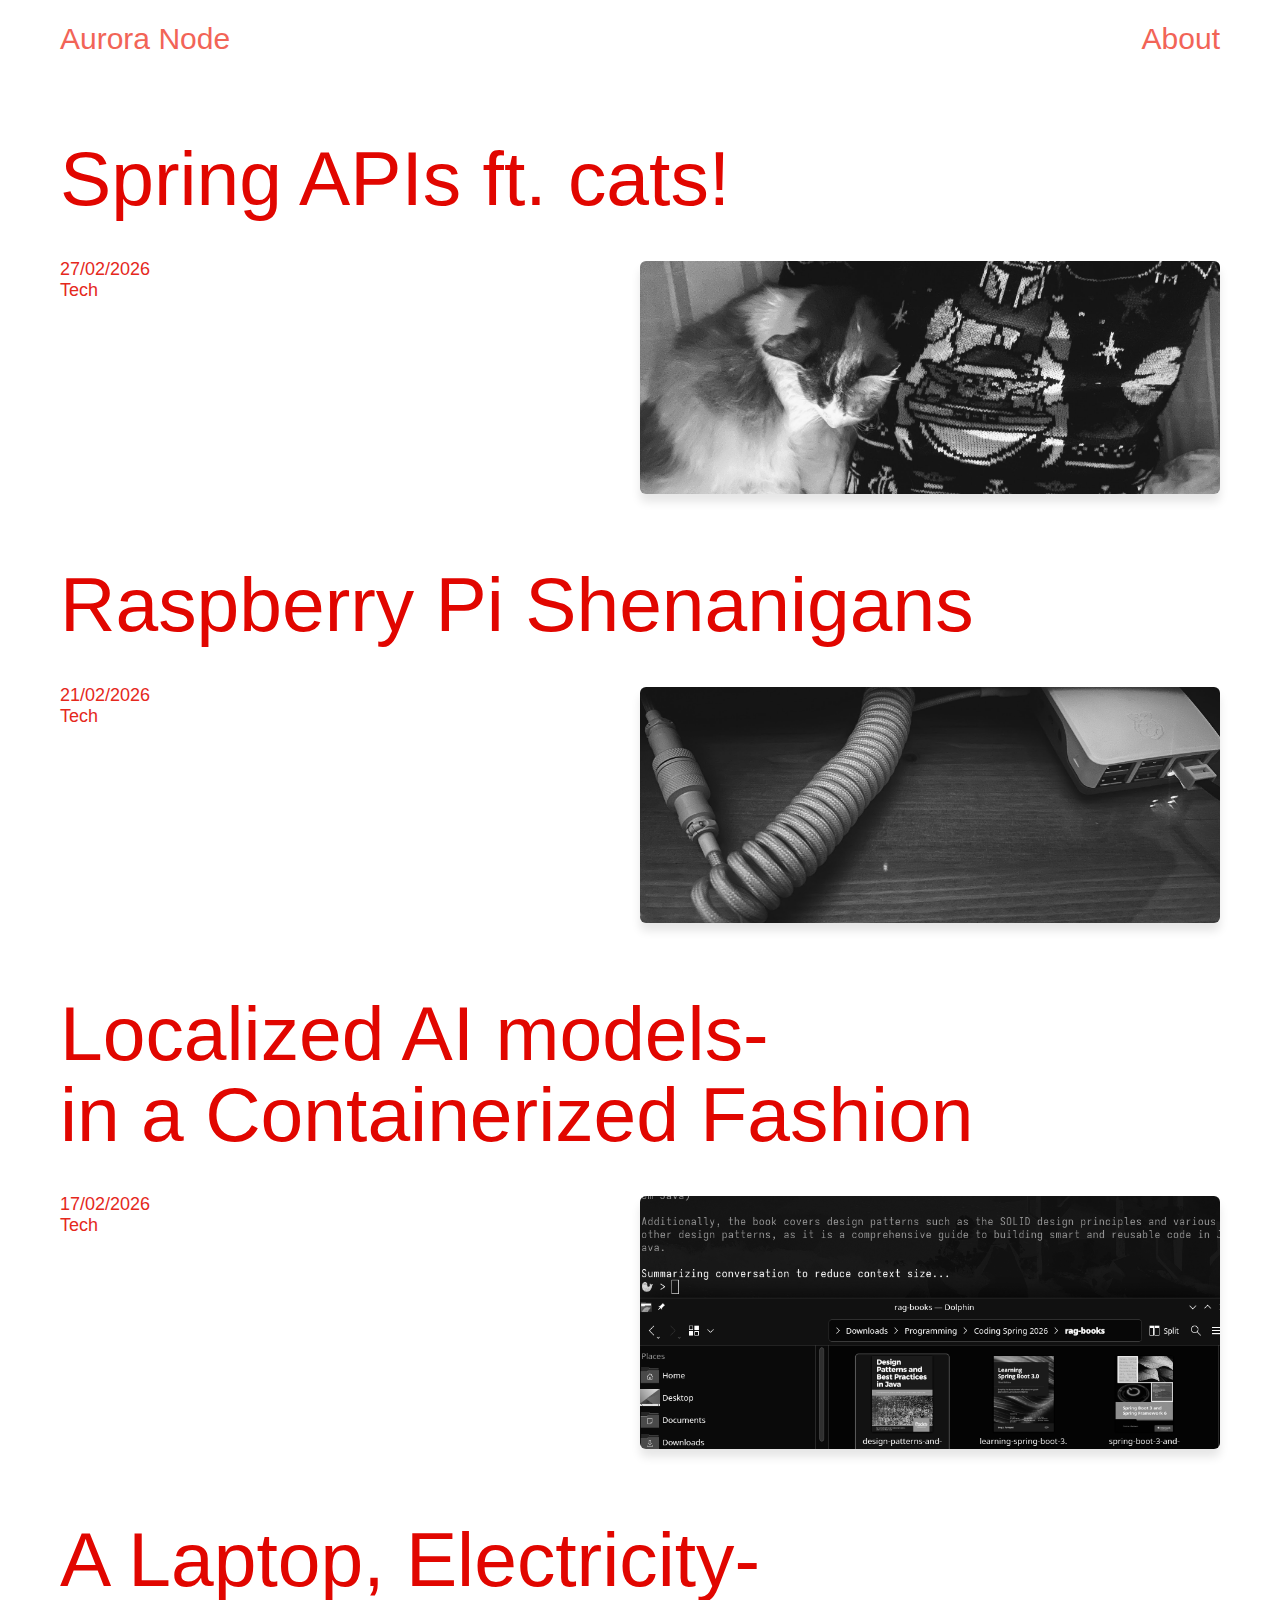
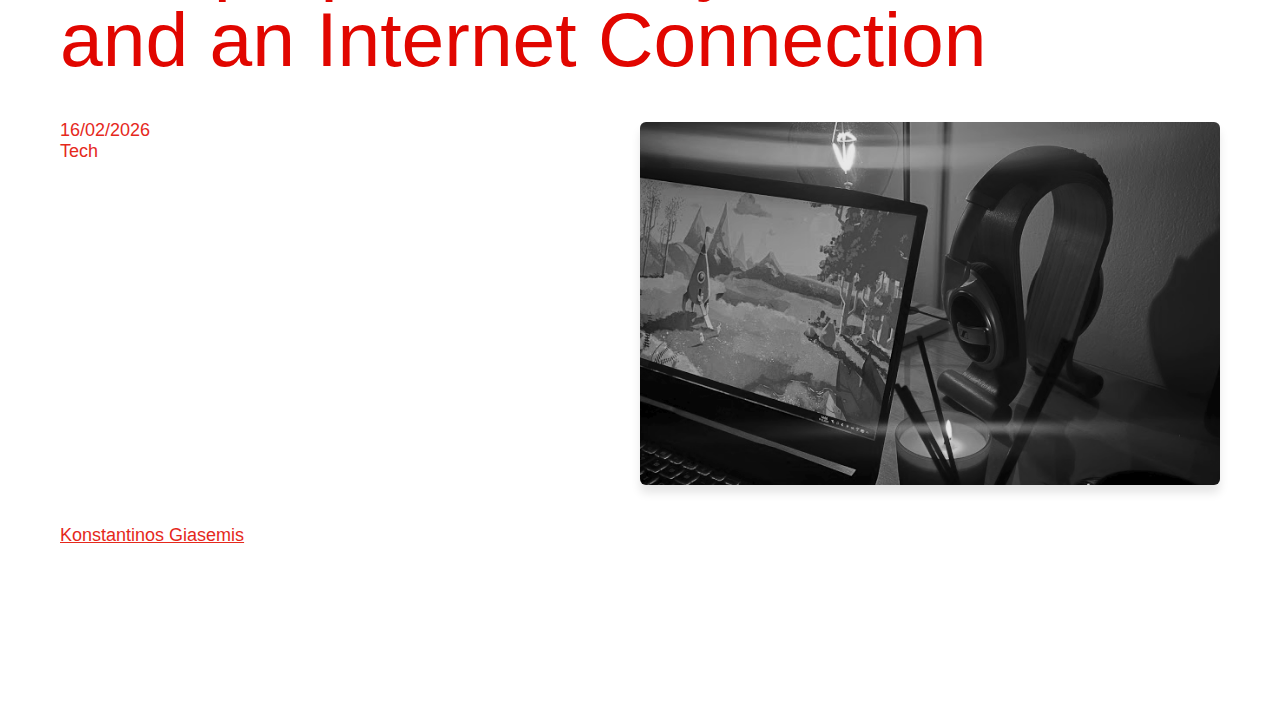
<file: index.html>
<!DOCTYPE html>
<html lang="en">

<head>
  <meta charset="UTF-8"/>
  <meta name="viewport" content="width=device-width, initial-scale=1.0"/>
  <title>Uplink</title>
  <link rel="stylesheet" href="/css/style.css">
</head>

<body>

<header>
  <a href="/index.html" class="navbar">Aurora Node</a>
  <a href="/about/about.html" class="navbar">About</a>
</header>

<div class="container">

  <section class="post">

    <div class="post-layout">

      <a href="/blog-posts/spring-api-cats/spring-api-cats.html" class="blog-post">
        
        <h1 class="post-title">
          Spring APIs ft. cats!
        </h1>
      
      </a>

      <div class="post-meta">
        27/02/2026 <br>
        Tech
      </div>

      <div class="post-image">
        <img src="/blog-posts/spring-api-cats/images/cat-spring.jpg" alt="Me and a cat chilling.">
      </div>
    
      </div>
  </section>

  <section class="post">

    <div class="post-layout">

      <a href="/blog-posts/raspberry-pi-shenanigans/raspberry-shenanigans.html" class="blog-post">
        
        <h1 class="post-title">
          Raspberry Pi Shenanigans
        </h1>
      
      </a>

      <div class="post-meta">
        21/02/2026 <br>
        Tech
      </div>

      <div class="post-image">
        <img src="/blog-posts/raspberry-pi-shenanigans/images/raspberry-pi-setup.jpg" alt="Raspberry Pi setup with a cable.">
      </div>
    
      </div>
  </section>

  <section class="post">

    <div class="post-layout">

      <a href="/blog-posts/localized-ai/localized-ai.html" class="blog-post">
        
        <h1 class="post-title">
          Localized AI models-<br>
          in a Containerized Fashion
        </h1>
      
      </a>

      <div class="post-meta">
        17/02/2026 <br>
        Tech
      </div>

      <div class="post-image">
        <img src="/blog-posts/localized-ai/images/localized-ai.png" alt="Localized AI">
      </div>
    
    </div>
  </section>

  <section class="post">

    <div class="post-layout">

      <div>
        <a href="/blog-posts/laptop-and-electricity/laptop-and-electricity.html" class="blog-post">
          <h1 class="post-title">
            A Laptop, Electricity-<br>
            and an Internet Connection
          </h1>
        </a>

        <div class="post-meta">
          16/02/2026 <br>
          Tech
        </div>
      </div>

      <div class="post-image">
        <img src="/blog-posts/laptop-and-electricity/images/it-is-fun.png" alt="A laptop, headphones and a diffuser.">
      </div>

      <div class="post-me">
        <a href="/about/about.html">Konstantinos Giasemis</a>
      </div>

    </div>

  </section>

</div>

</body>
</html>
</file>
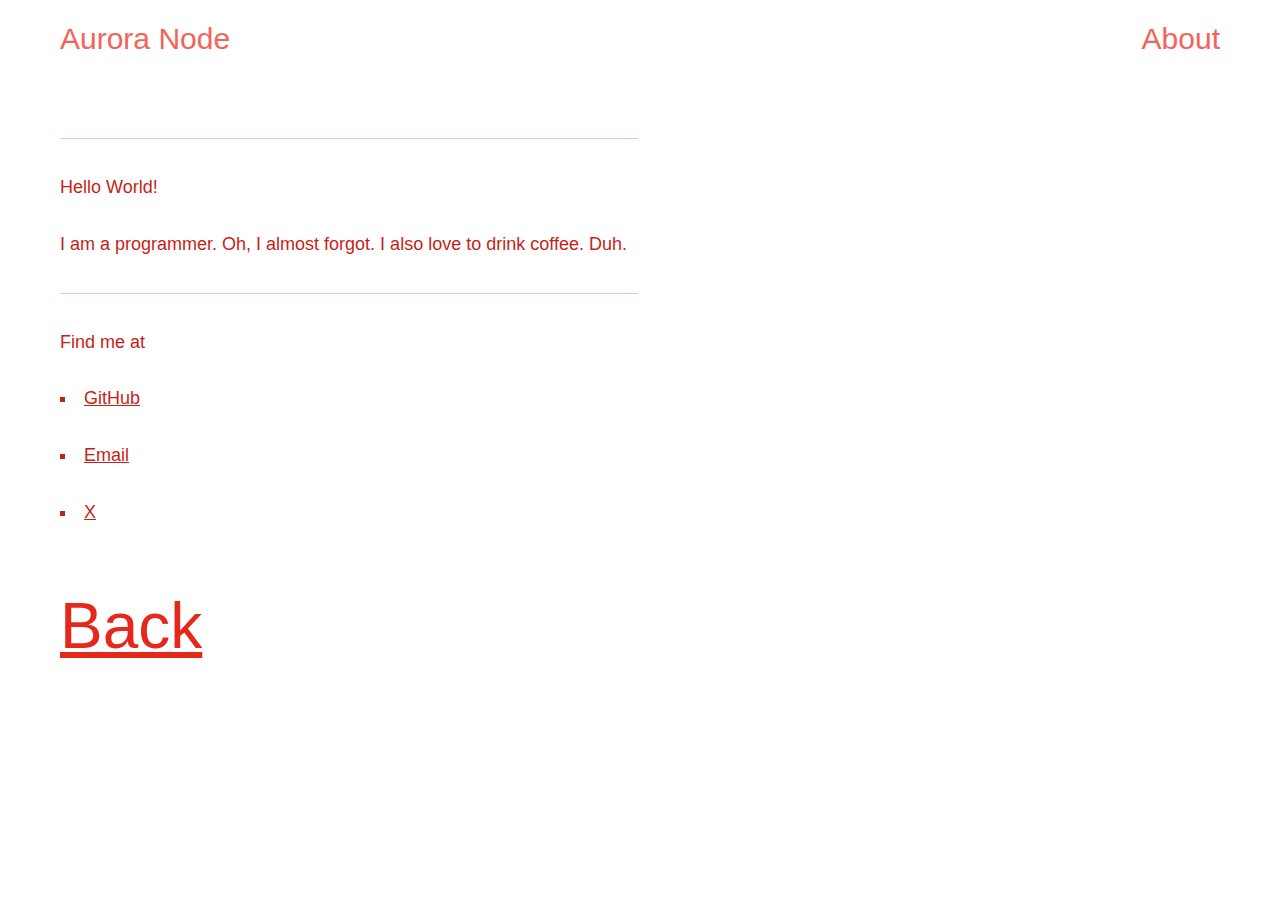
<file: about/about.html>
<!DOCTYPE html>
<html lang="en">
<head>
    <meta charset="UTF-8">
    <meta name="viewport" content="width=device-width, initial-scale=1.0">
    <title>About</title>
    <link rel="stylesheet" href="/css/style.css">
</head>

<body>

    <header>
        <a href="/index.html" class="navbar">Aurora Node</a>
        <a href="/about/about.html" class="navbar">About</a>
    </header>


    <div class="container">

    <section class="post">

        <hr>

        <div class="post-layout">
            <p>Hello World!</p>
        
            <p>I am a programmer. Oh, I almost forgot. I also love to drink coffee. Duh.</p>
        </div>

        <hr>

        <p>
            Find me at
        </p>

        <ul>
            <li>
                <a href="https://github.com/k0st1e" target="_blank">GitHub</a>
            </li>
            <li>
                <a href="mailto:kyassemis@protonmail.com">Email</a>
            </li>
            <li>
                <a href="https://x.com/k0st1e" target="_blank">X</a>
            </li>
        </ul>

        <div class="back-link">
            <a href="/index.html">Back</a>
        </div>

  </section>

</body>
</html>
</file>
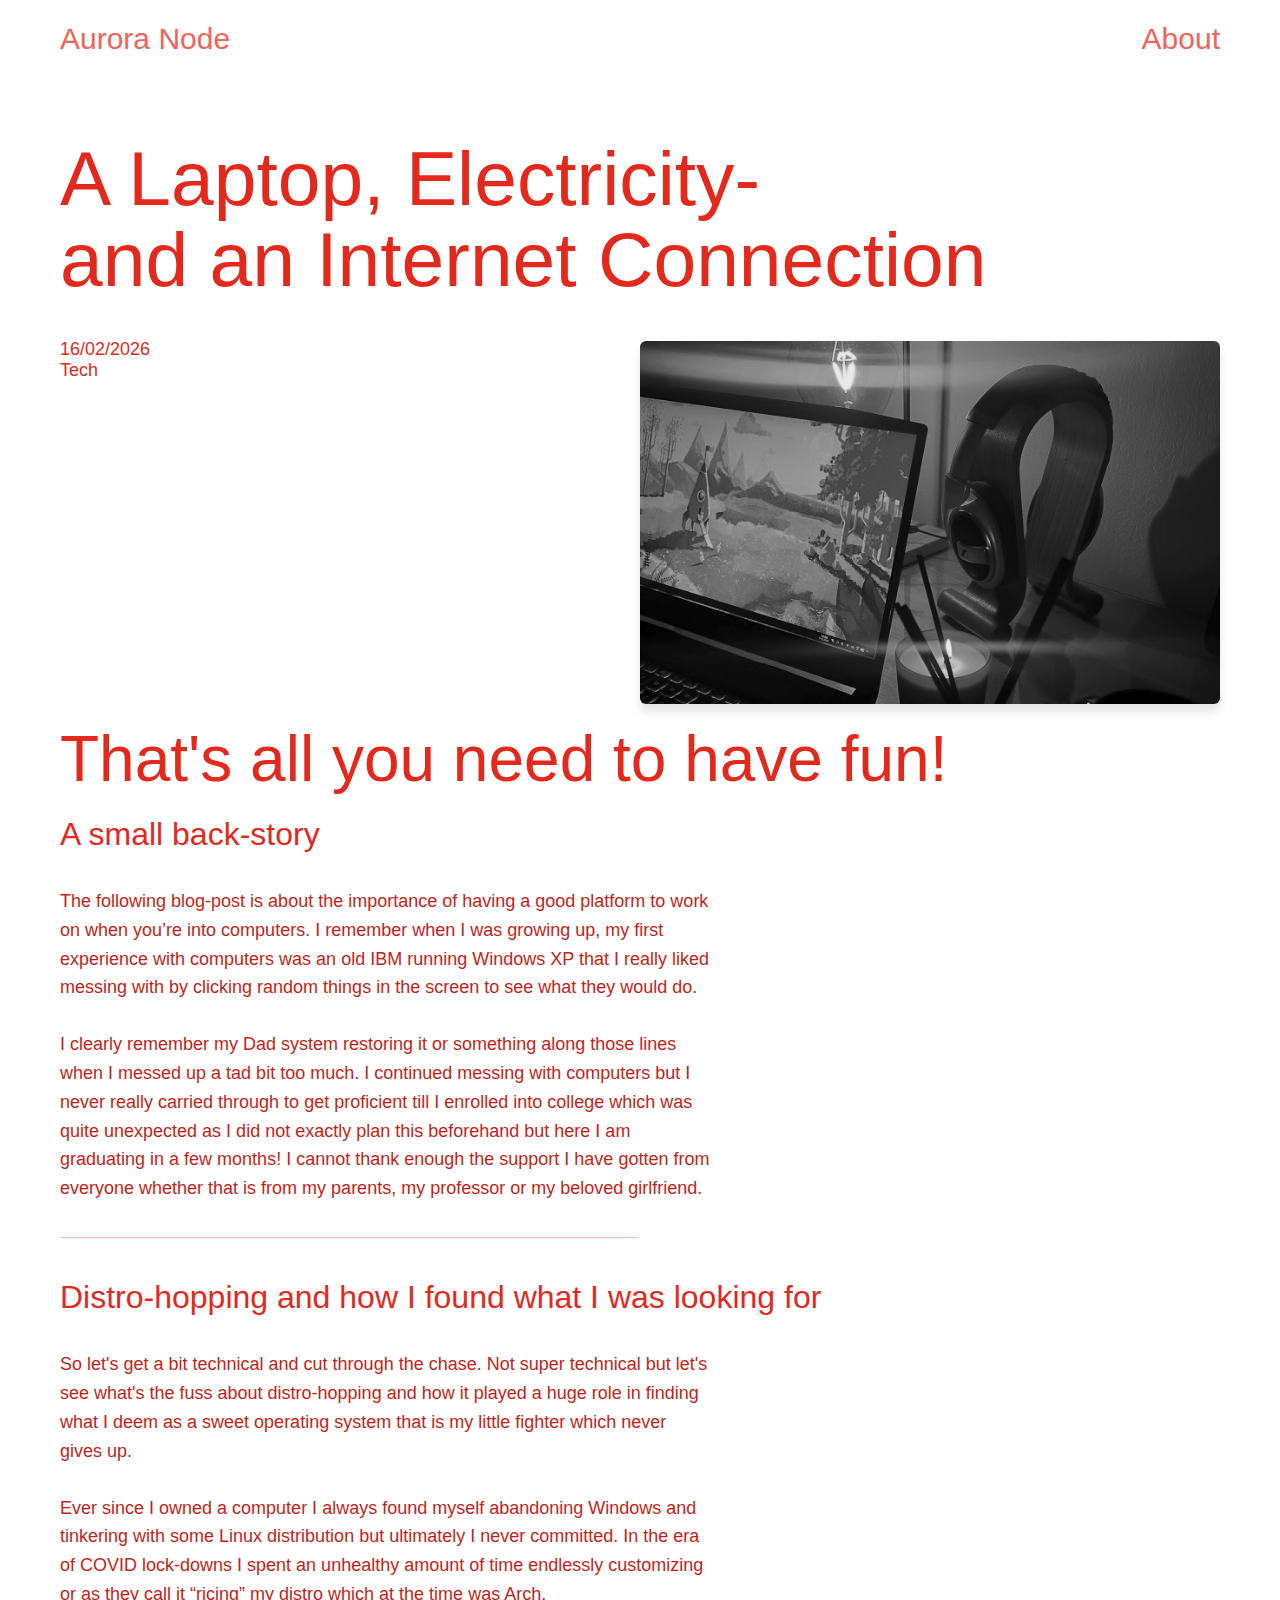
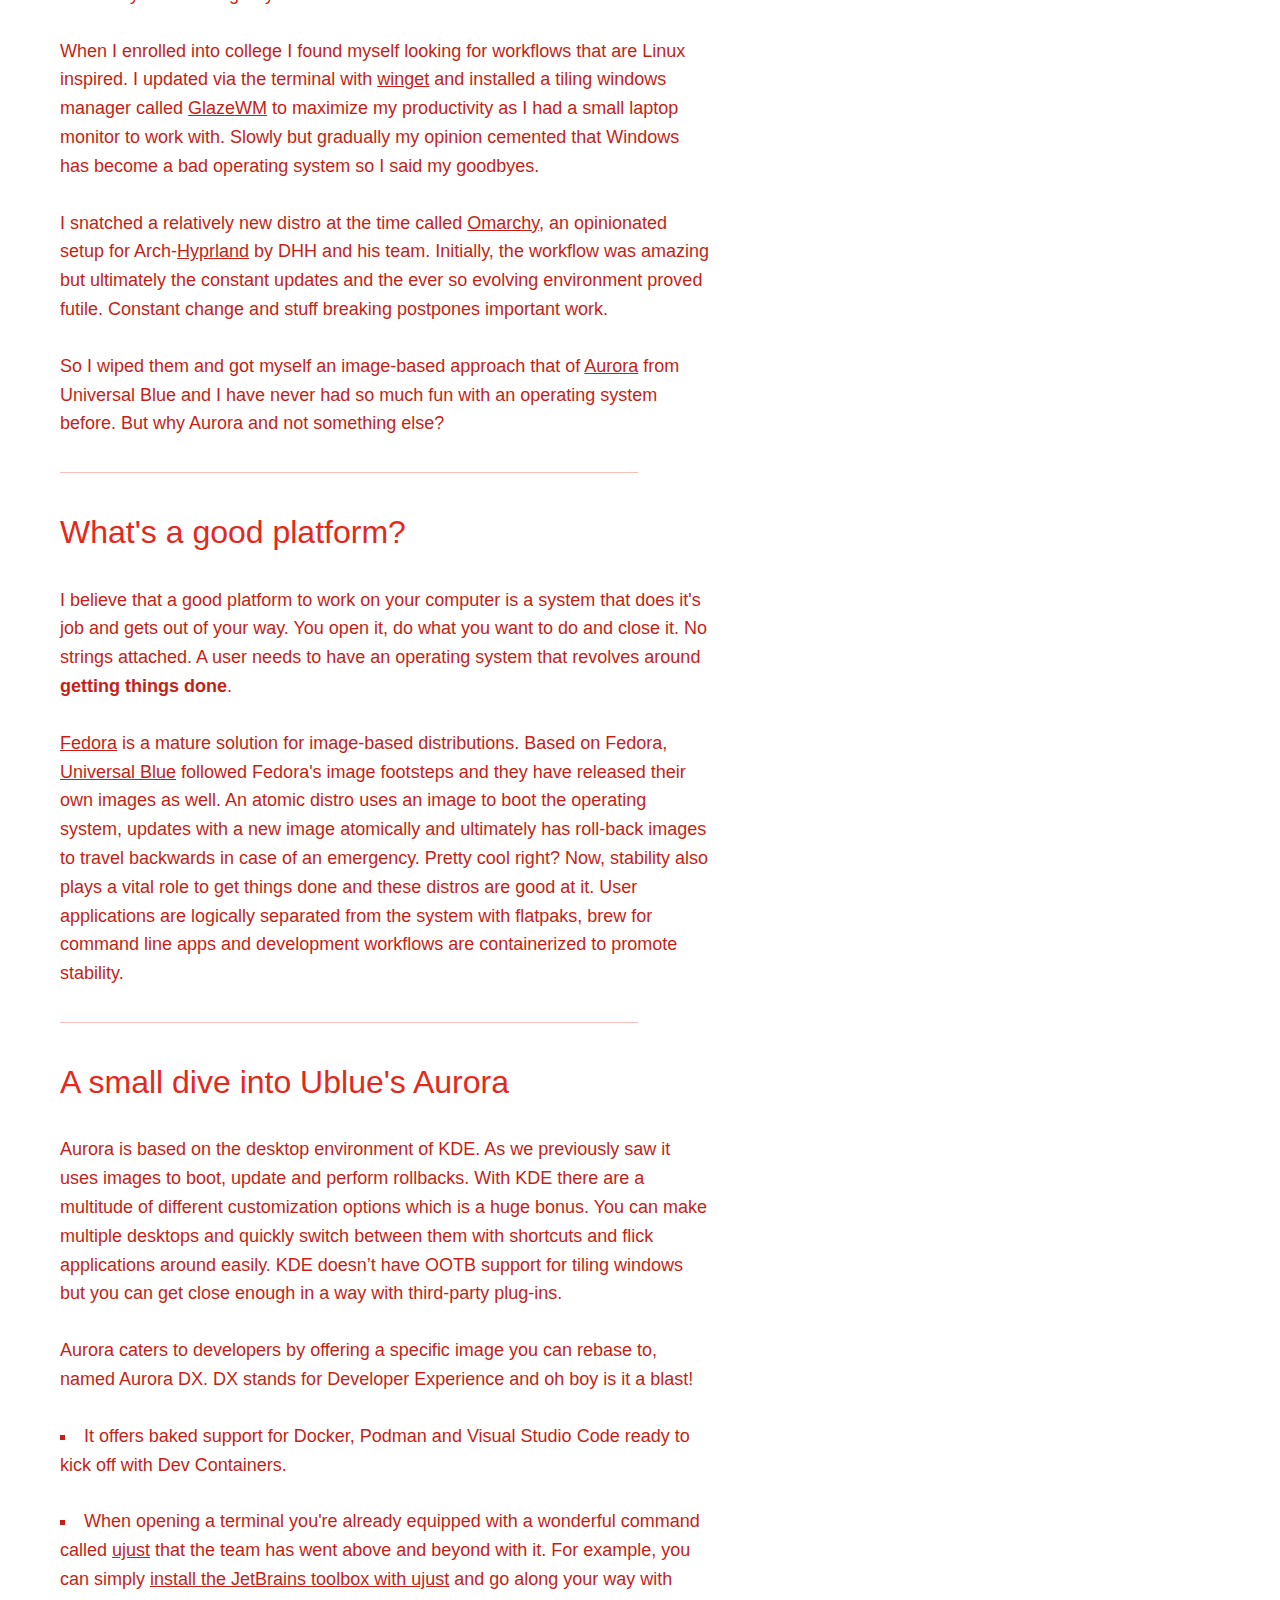
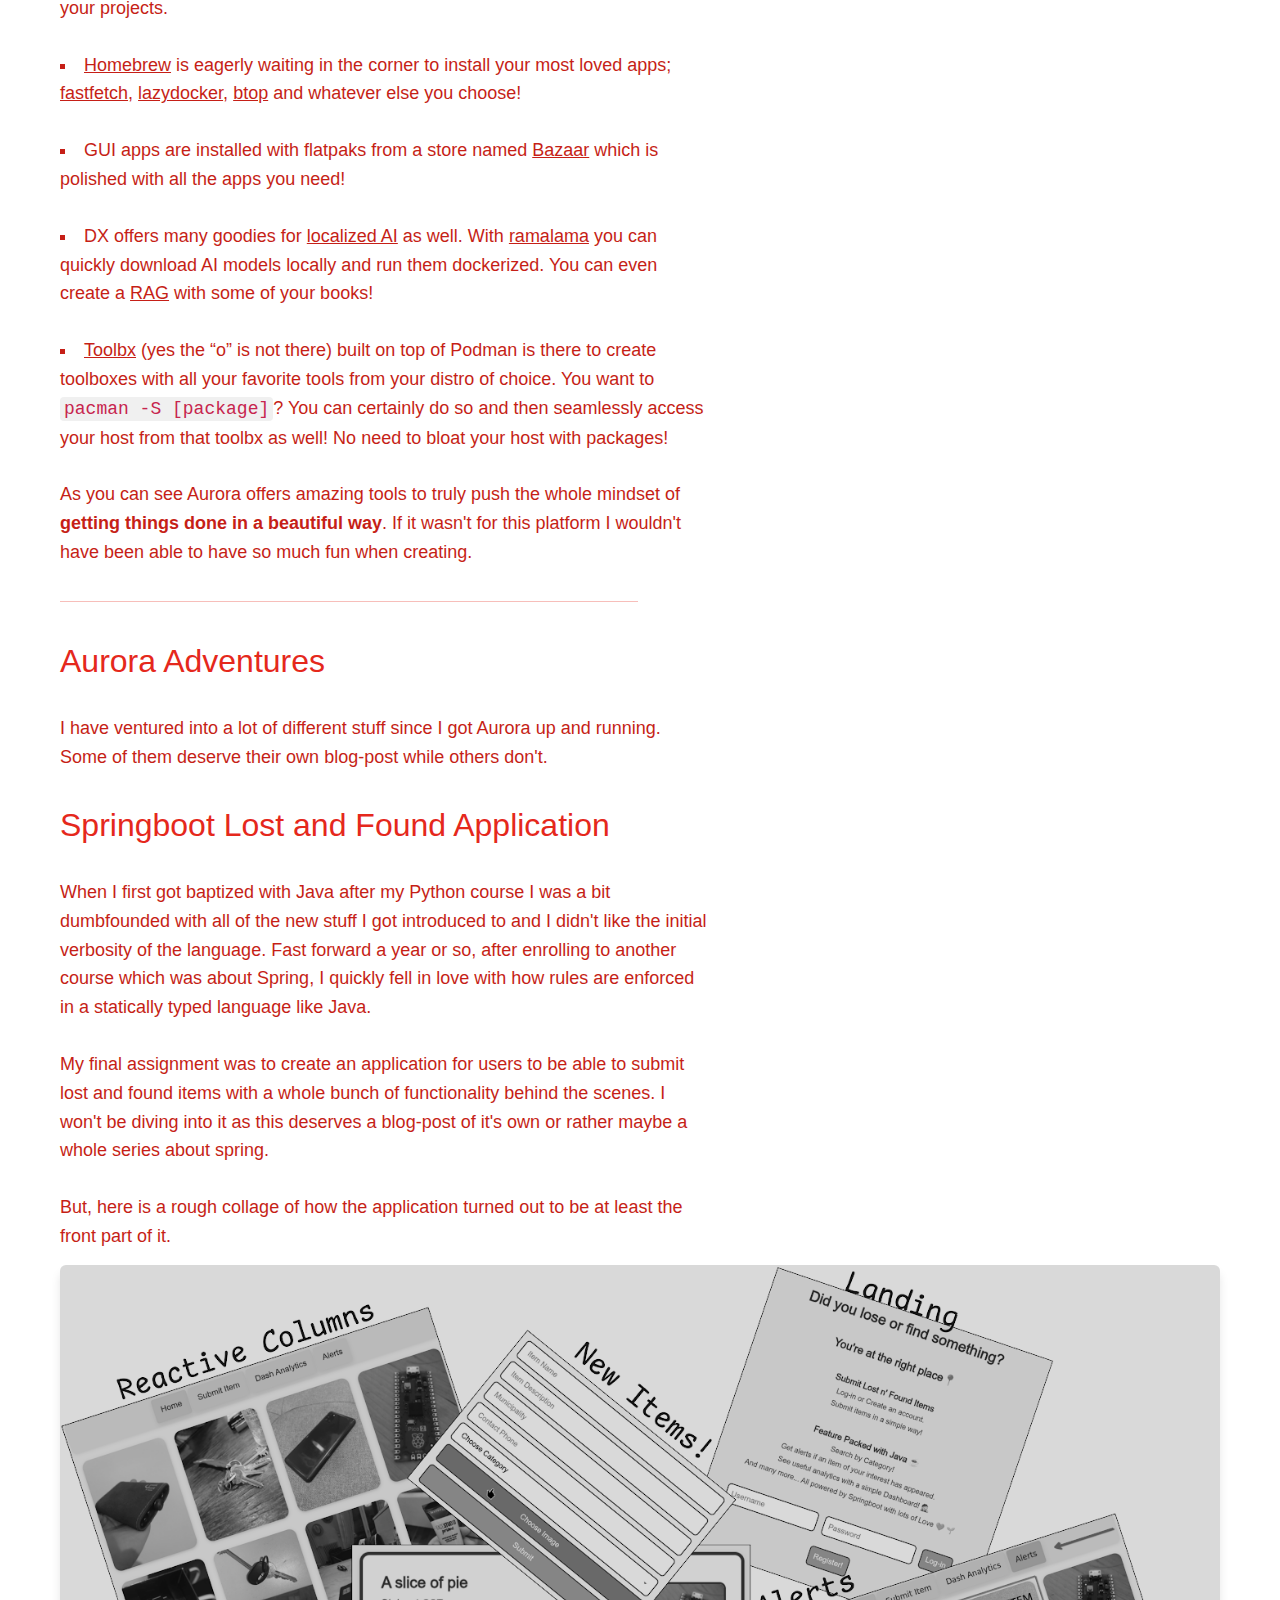
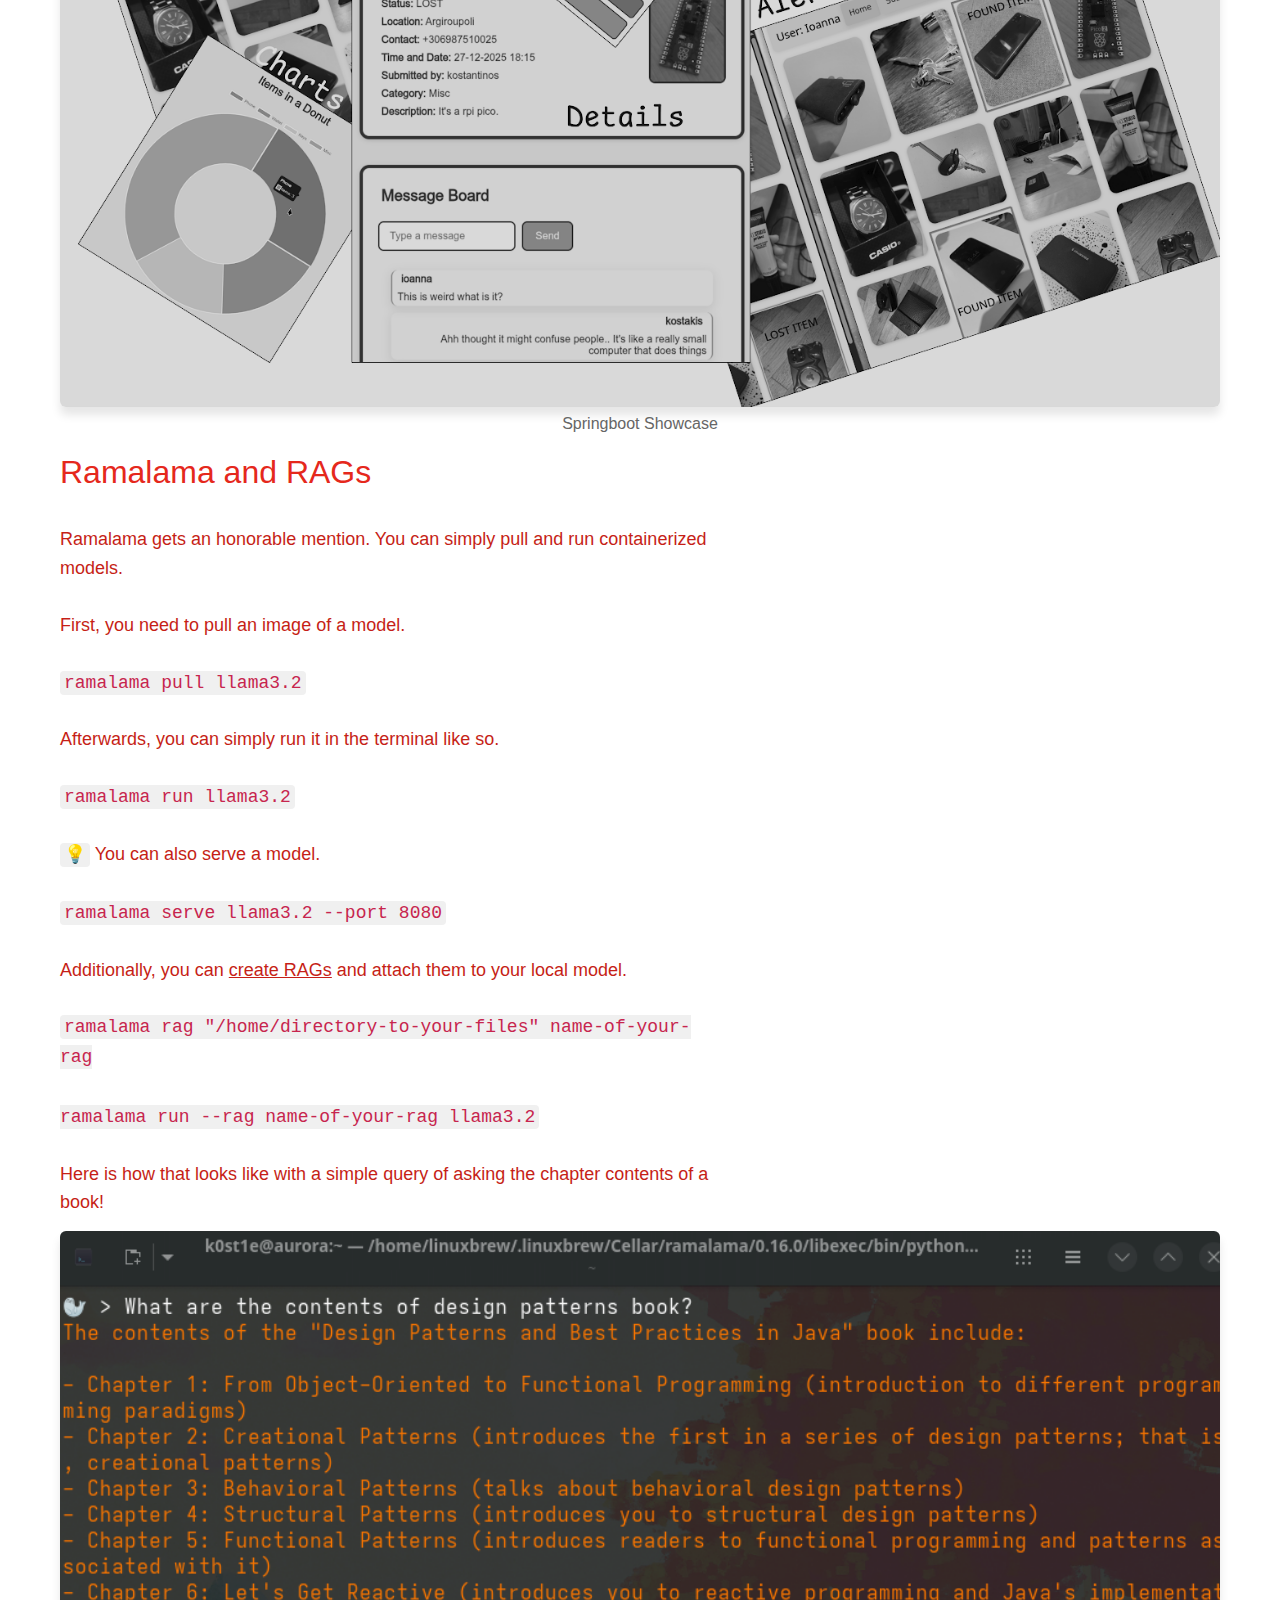
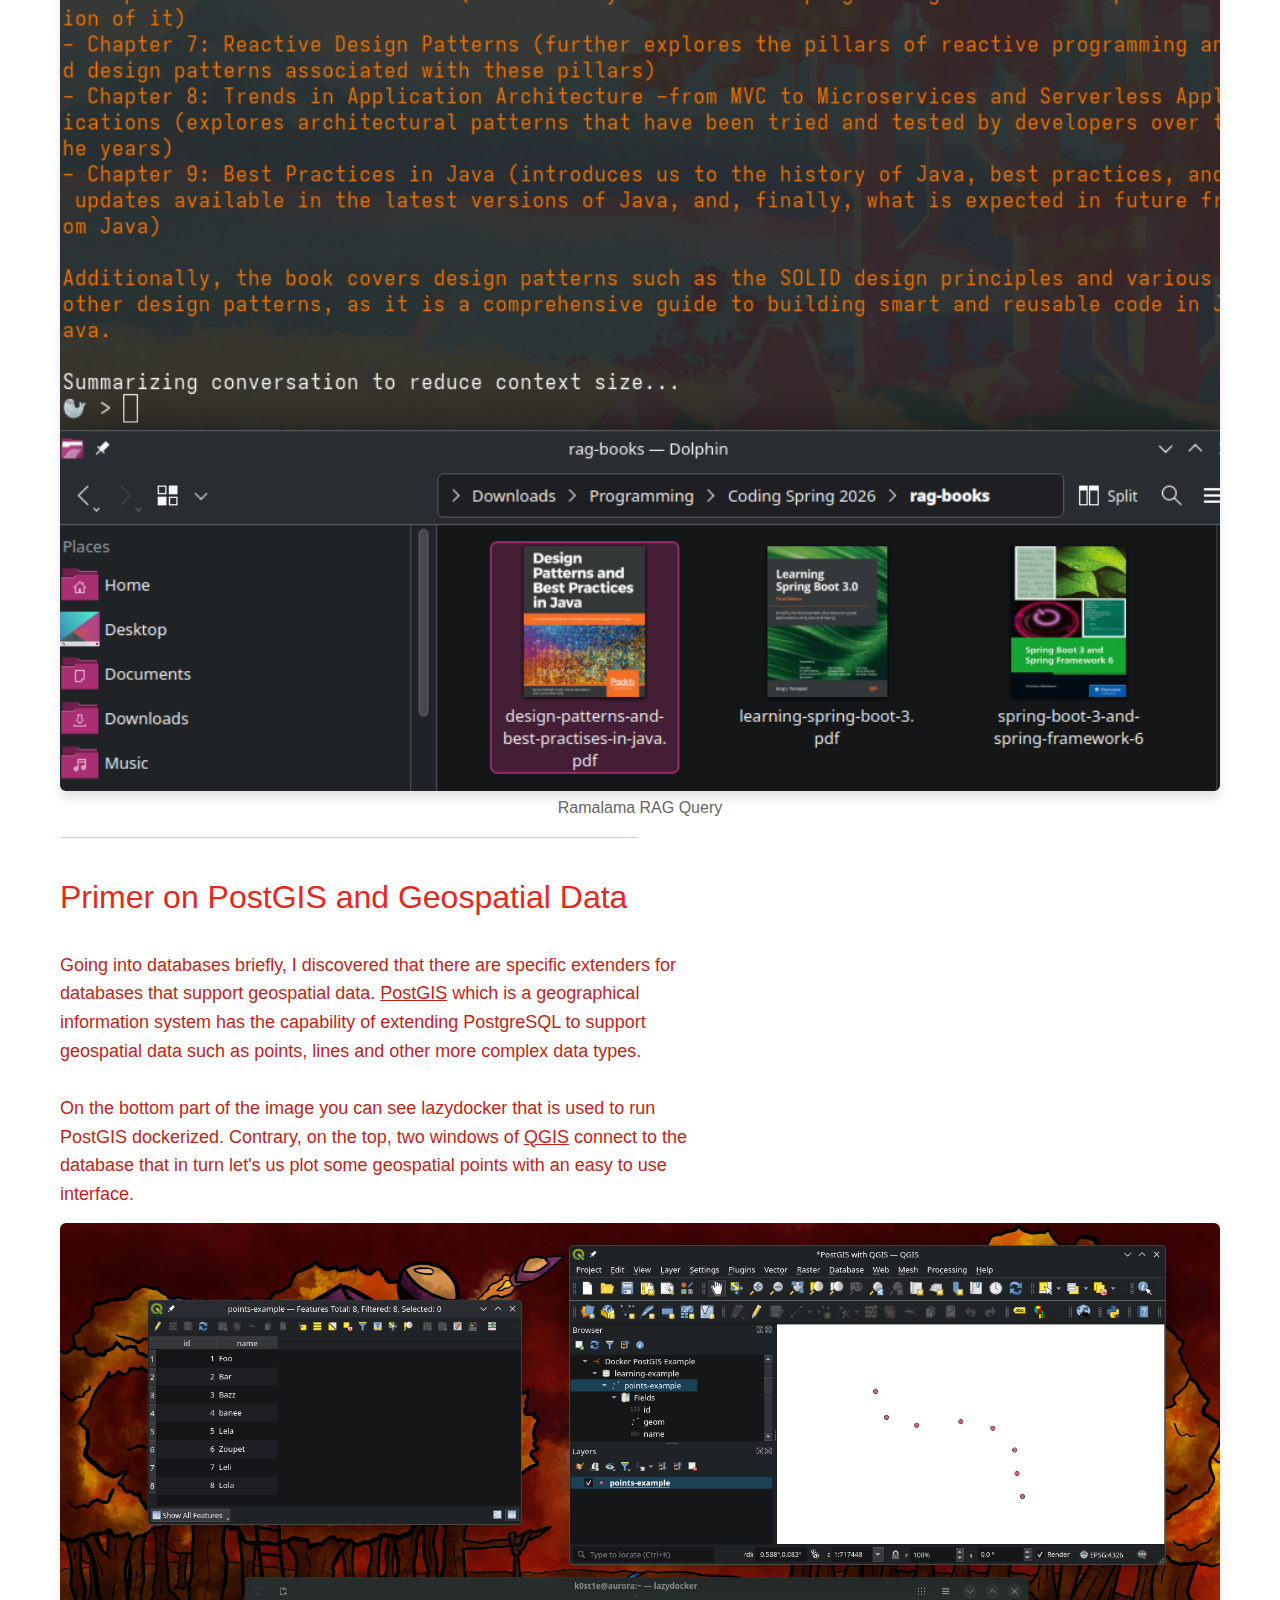
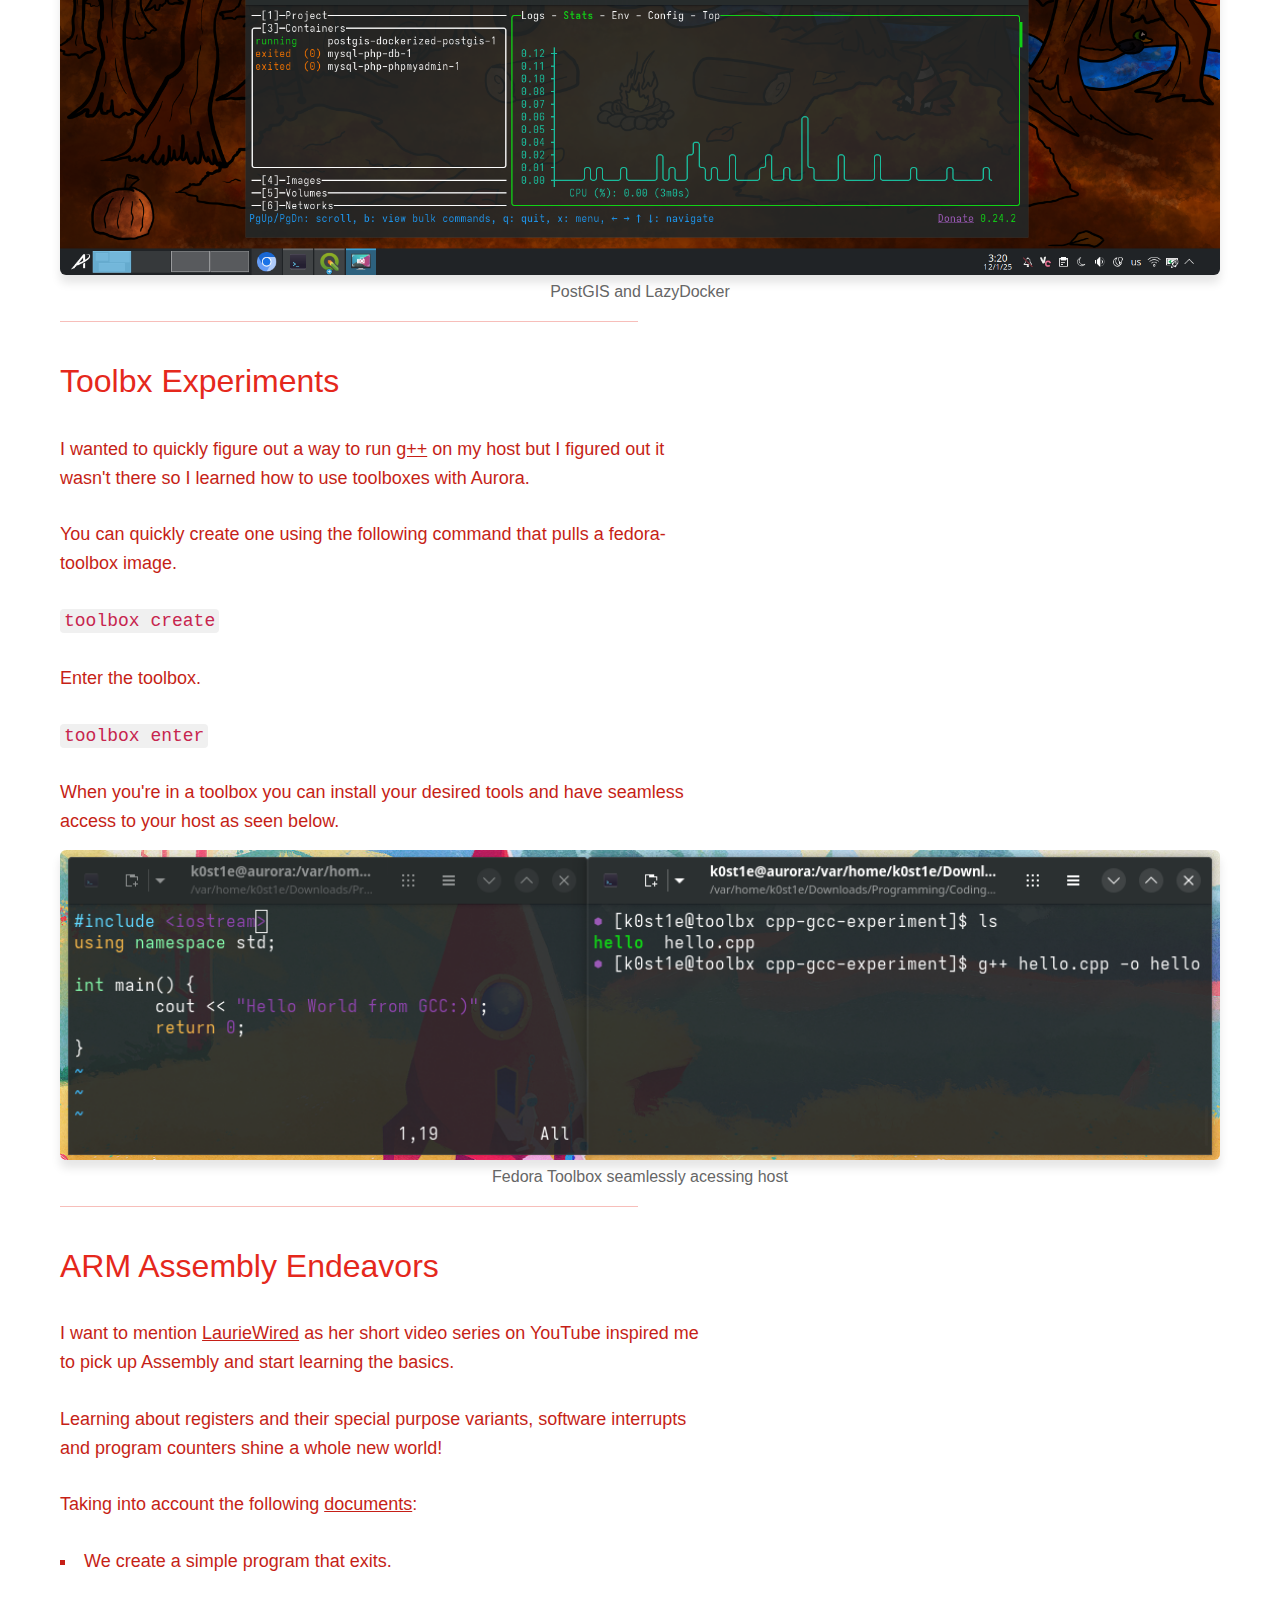
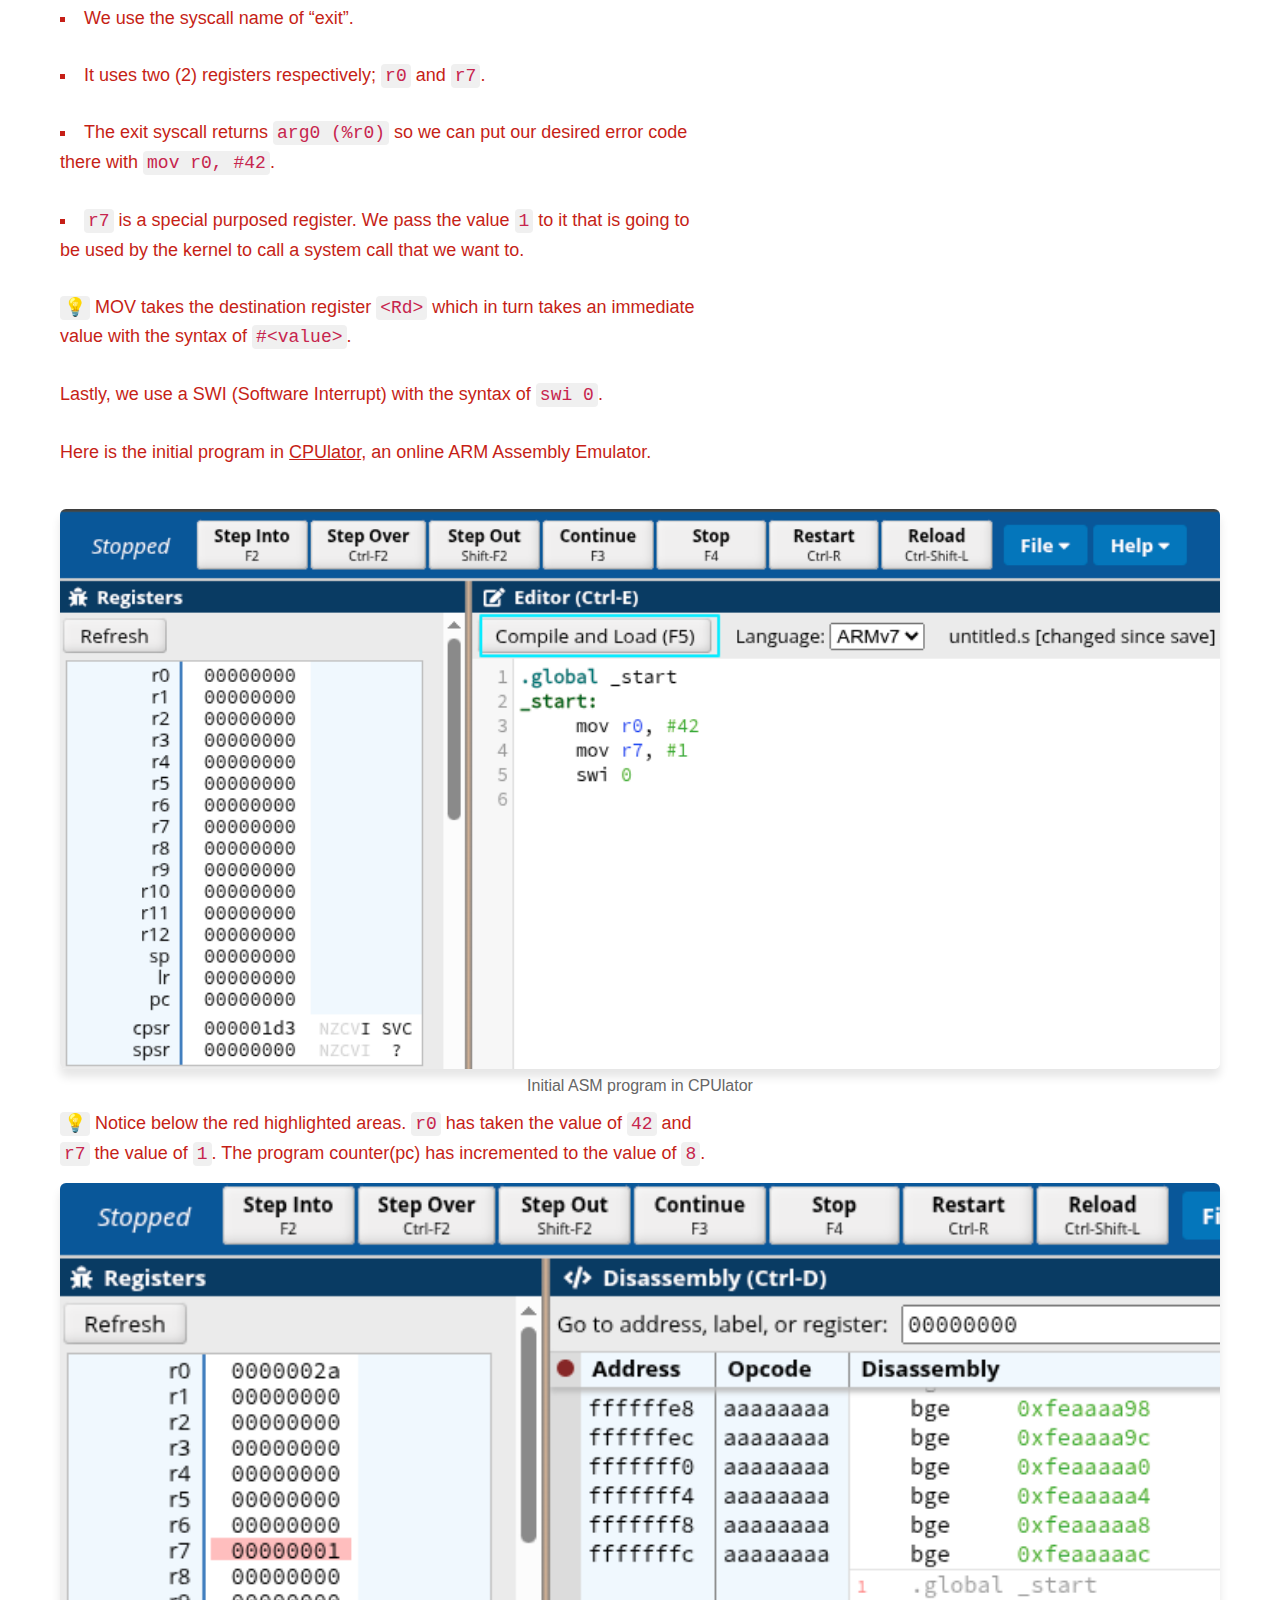
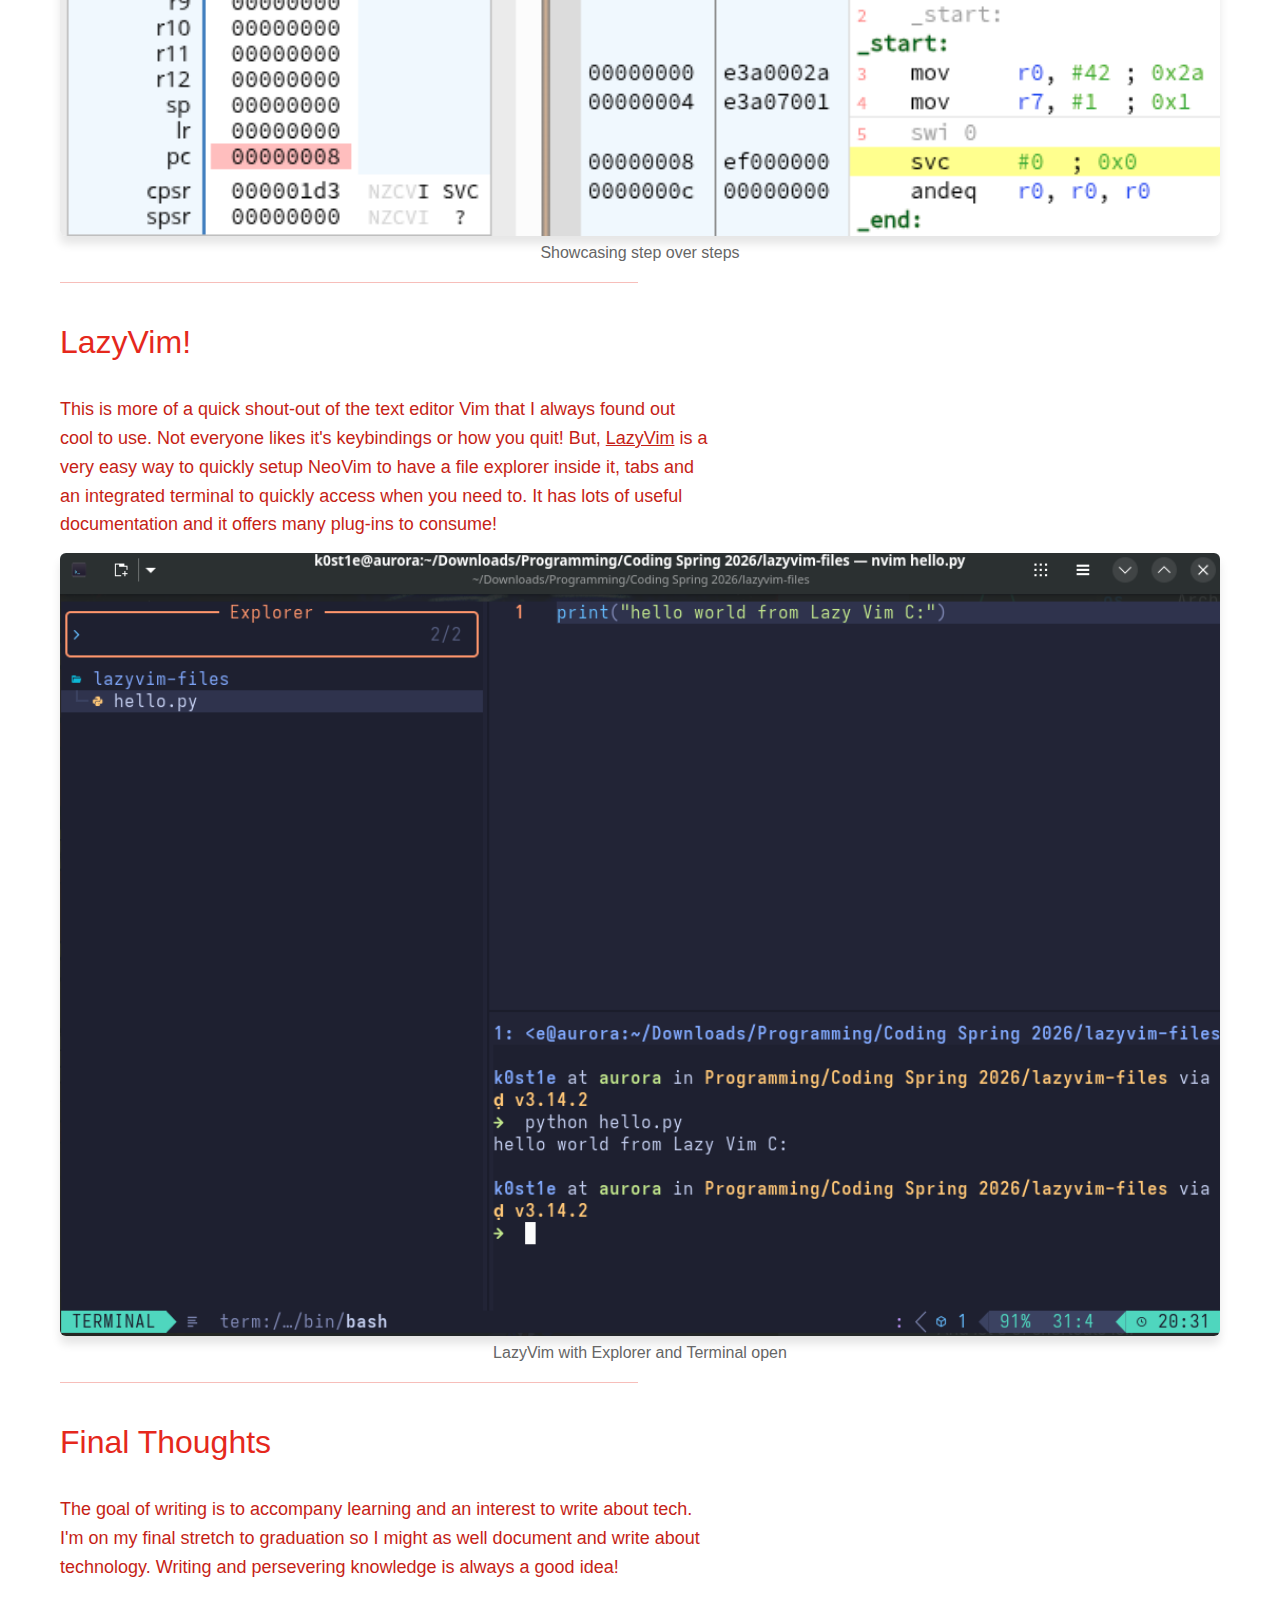
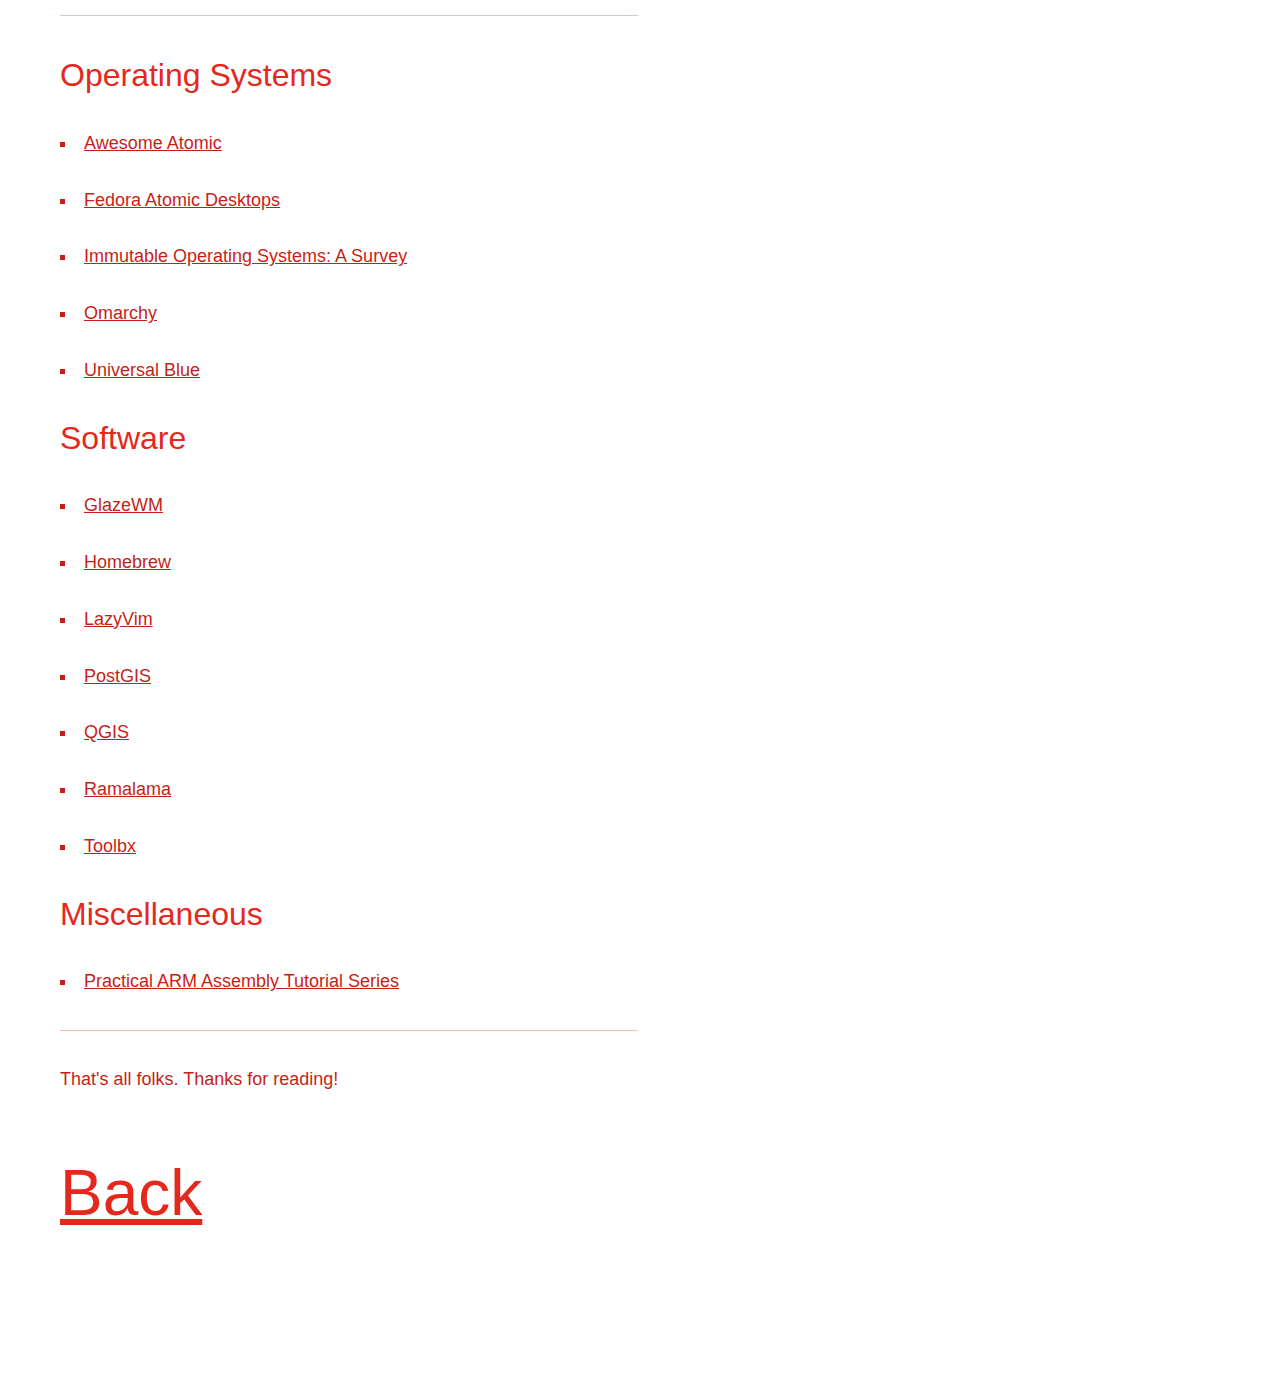
<file: blog-posts/laptop-and-electricity/laptop-and-electricity.html>
<!DOCTYPE html>
<html lang="en">

<head>
  <meta charset="UTF-8"/>
  <meta name="viewport" content="width=device-width, initial-scale=1.0"/>
  <title>Beginnings</title>
  <link rel="stylesheet" href="/css/style.css">
</head>

<body>

<header>
  <a href="/index.html" class="navbar">Aurora Node</a>
  <a href="/about/about.html" class="navbar">About</a>
</header>

<div class="container">

  <section class="post">
    <div class="post-layout">

      <div>
        
          <h1 class="post-title">
            A Laptop, Electricity-<br>
            and an Internet Connection
          </h1>
        
        <div class="post-meta">
          16/02/2026 <br>
          Tech
        </div>
      </div>

      <div class="post-image">
        <img src="/blog-posts/laptop-and-electricity/images/it-is-fun.png"
             alt="Portrait">
      </div>

    </div>
  

    <h1>
        That's all you need to have fun!
    </h1>

    <h2>
        A small back-story
    </h2>

    <p>
        The following blog-post is about the importance of having a good platform to work on when you’re into computers. 
        I remember when I was growing up, my first experience with computers was an old IBM running Windows XP that I 
        really liked messing with by clicking random things in the screen to see what they would do.
    </p>

    <p>
        I clearly remember my Dad system restoring it or something along those lines when I messed up a tad bit too much. 
        I continued messing with computers but I never really carried through to get proficient till I enrolled into college 
        which was quite unexpected as I did not exactly plan this beforehand but here I am graduating in a few months! 
        I cannot thank enough the support I have gotten from everyone whether that is from my parents, my professor or my beloved girlfriend.
    </p>

    <hr>

    <h2>
        Distro-hopping and how I found what I was looking for
    </h2>

    <p>
        So let's get a bit technical and cut through the chase. Not super technical but let's see what's the fuss about distro-hopping and how it played a huge role in finding what I deem as a sweet operating system that is my little fighter which never gives up.
    </p>

    <p>
        Ever since I owned a computer I always found myself abandoning Windows and tinkering with some Linux distribution but ultimately I never committed. In the era of COVID lock-downs I spent an unhealthy amount of time endlessly customizing or as they call it “ricing” my distro which at the time was Arch.
    </p>

    <p>
        When I enrolled into college I found myself looking for workflows that are Linux inspired. I updated via the terminal with <a href="https://github.com/microsoft/winget-cli" target="_blank">winget</a> and installed a tiling windows manager called <a href="https://github.com/glzr-io/glazewm" target="_blank">GlazeWM</a> to maximize my productivity as I had a small laptop monitor to work with. Slowly but gradually my opinion cemented that Windows has become a bad operating system so I said my goodbyes.
    </p>

    <p>
        I snatched a relatively new distro at the time called <a href="https://omarchy.org/" target="_blank">Omarchy</a>, an opinionated setup for Arch-<a href="https://hypr.land/" target="_blank">Hyprland</a> by DHH and his team. Initially, the workflow was amazing but ultimately the constant updates and the ever so evolving environment proved futile. Constant change and stuff breaking postpones important work.
    </p>

    <p>
        So I wiped them and got myself an image-based approach that of <a href="https://getaurora.dev/en" target="_blank">Aurora</a> from Universal Blue and I have never had so much fun with an operating system before. But why Aurora and not something else?
    </p>

    <hr>

    <h2>
        What's a good platform?
    </h2>

    <p>
        I believe that a good platform to work on your computer is a system that does it's job and gets out of your way. You open it, do what you want to do and close it. No strings attached. A user needs to have an operating system that revolves around <b>getting things done</b>.
    </p>

    <p>
        <a href="https://fedoraproject.org/atomic-desktops/" target="_blank">Fedora</a> is a mature solution for image-based distributions. Based on Fedora, <a href="https://universal-blue.org/" target="_blank">Universal Blue</a> followed Fedora's image footsteps and they have released their own images as well. An atomic distro uses an image to boot the operating system, updates with a new image atomically and ultimately has roll-back images to travel backwards in case of an emergency. Pretty cool right? Now, stability also plays a vital role to get things done and these distros are good at it. User applications are logically separated from the system with flatpaks, brew for command line apps and development workflows are containerized to promote stability.
    </p>

    <hr>

    <h2>
        A small dive into Ublue's Aurora
    </h2>

    <p>
        Aurora is based on the desktop environment of KDE. As we previously saw it uses images to boot, update and perform rollbacks. With KDE there are a multitude of different customization options which is a huge bonus. You can make multiple desktops and quickly switch between them with shortcuts and flick applications around easily. KDE doesn’t have OOTB support for tiling windows but you can get close enough in a way with third-party plug-ins.
    </p>

    <p>
        Aurora caters to developers by offering a specific image you can rebase to, named Aurora DX. DX stands for Developer Experience and oh boy is it a blast!
    </p>

    <ul>
        <li>
             It offers baked support for Docker, Podman and Visual Studio Code ready to kick off with Dev Containers.
        </li>
        <li>
            When opening a terminal you're already equipped with a wonderful command called <a href="https://docs.getaurora.dev/guides/basic-usage/#using-ujust-in-aurora"  target="_blank">ujust</a> that the team has went above and beyond with it. For example, you can simply <a href="https://docs.getaurora.dev/dx/aurora-dx-intro#jetbrains" target="_blank">install the JetBrains toolbox with ujust</a> and go along your way with your projects.
        </li>
        <li>
            <a href="https://brew.sh/" target="_blank">Homebrew</a> is eagerly waiting in the corner to install your most loved apps; <a href="https://github.com/fastfetch-cli/fastfetch" target="_blank">fastfetch</a>, <a href="https://github.com/jesseduffield/lazydocker" target="_blank">lazydocker</a>, <a href="https://github.com/aristocratos/btop" target="_blank">btop</a> and whatever else you choose!
        </li>
        <li>
            GUI apps are installed with flatpaks from a store named <a href="https://github.com/kolunmi/bazaar" target="_blank">Bazaar</a> which is polished with all the apps you need!
        </li>
        <li>
            DX offers many goodies for <a href="https://docs.getaurora.dev/guides/local-ai" target="_blank">localized AI</a> as well. With <a href="https://ramalama.ai/" target="_blank">ramalama</a> you can quickly download AI models locally and run them dockerized. You can even create a <a href="https://github.com/containers/ramalama/blob/main/docs/ramalama-rag.1.md" target="_blank">RAG</a> with some of your books!
        </li>
        <li>
            <a href="https://containertoolbx.org/" target="_blank">Toolbx</a> (yes the “o” is not there) built on top of Podman is there to create toolboxes with all your favorite tools from your distro of choice. You want to <code>pacman -S [package]</code>? You can certainly do so and then seamlessly access your host from that toolbx as well! No need to bloat your host with packages!
        </li>
    </ul>

    <p>
        As you can see Aurora offers amazing tools to truly push the whole mindset of <b>getting things done in a beautiful way</b>. If it wasn't for this platform I wouldn't have been able to have so much fun when creating.
    </p>

    <hr>

    <h2>
        Aurora Adventures
    </h2>

    <p>
        I have ventured into a lot of different stuff since I got Aurora up and running. Some of them deserve their own blog-post while others don't.
    </p>

    <h2>
        Springboot Lost and Found Application
    </h2>

    <p>
        When I first got baptized with Java after my Python course I was a bit dumbfounded with all of the new stuff I got introduced to and I didn't like the initial verbosity of the language. Fast forward a year or so, after enrolling to another course which was about Spring, I quickly fell in love with how rules are enforced in a statically typed language like Java.
    </p>

    <p>
        My final assignment was to create an application for users to be able to submit lost and found items with a whole bunch of functionality behind the scenes. I won't be diving into it as this deserves a blog-post of it's own or rather maybe a whole series about spring.
    </p>

    <p>
        But, here is a rough collage of how the application turned out to be at least the front part of it.
    </p>

    <div class="post-image">
            <figure> 
                <img src="/blog-posts/laptop-and-electricity/images/spring-app-bnw-showcase.png" alt="Springboot front-end app collage">
                <figcaption>
                    Springboot Showcase
                </figcaption>
            </figure> 
    </div>

    <h2>
        Ramalama and RAGs
    </h2>

    <p>
        Ramalama gets an honorable mention. You can simply pull and run containerized models.
    </p>

    <p>
        First, you need to pull an image of a model.
    </p>

    <p>
        <code>
            ramalama pull llama3.2
        </code>
    </p>

    <p>
        Afterwards, you can simply run it in the terminal like so.
    </p>

    <p>
        <code>
            ramalama run llama3.2
        </code>
    </p>

    <p>
        <code>💡</code> You can also serve a model.
    </p>

    <p>
        <code>
            ramalama serve llama3.2 --port 8080
        </code>
    </p>

    <p>
        Additionally, you can <a href="https://github.com/containers/ramalama/blob/main/docs/ramalama-rag.1.md" target="_blank">create RAGs</a> and attach them to your local model.
    </p>

    <p>
        <code>
            ramalama rag "/home/directory-to-your-files" name-of-your-rag <br><br>
            ramalama run --rag name-of-your-rag llama3.2
        </code>
    </p>

    <p>
        Here is how that looks like with a simple query of asking the chapter contents of a book!
    </p>

    <div class="post-image">
            <figure> 
                <img src="/blog-posts/laptop-and-electricity/images/rag-query-ramalama.png" alt="Ramalama RAG query.">
                <figcaption>
                    Ramalama RAG Query
                </figcaption>
            </figure> 
    </div>

    <hr>

    <h2>
        Primer on PostGIS and Geospatial Data
    </h2>

    <p>
        Going into databases briefly, I discovered that there are specific extenders for databases that support geospatial data. <a href="https://hub.docker.com/r/postgis/postgis" target="_blank">PostGIS</a> which is a geographical information system has the capability of extending PostgreSQL to support geospatial data such as points, lines and other more complex data types.
    </p>

    <p>
        On the bottom part of the image you can see lazydocker that is used to run PostGIS dockerized. Contrary, on the top, two windows of <a href="https://qgis.org/" target="_blank">QGIS</a> connect to the database that in turn let's us plot some geospatial points with an easy to use interface.
    </p>

    <div class="post-image">
        <figure> 
            <img src="/blog-posts/laptop-and-electricity/images/postgis-showcase.png" alt="PostGIS showcase with points plotted and lazydocker at the bottom.">
            <figcaption>
                PostGIS and LazyDocker
            </figcaption>
        </figure> 
    </div>

    <hr>

    <h2>
        Toolbx Experiments
    </h2>

    <p>
        I wanted to quickly figure out a way to run <a href="https://gcc.gnu.org/" target="_blank">g++</a> on my host but I figured out it wasn't there so I learned how to use toolboxes with Aurora.
    </p>

    <p>
        You can quickly create one using the following command that pulls a fedora-toolbox image.
    </p>

    <p>
        <code>
            toolbox create
        </code>
    </p>

    <p>
        Enter the toolbox.
    </p>

    <p>
        <code>
            toolbox enter
        </code>
    </p>

    <p>
        When you're in a toolbox you can install your desired tools and have seamless access to your host as seen below.
    </p>

    <div class="post-image">
        <figure> 
            <img src="/blog-posts/laptop-and-electricity/images/toolbox-experiment.png" alt="Showcasing toolbox terminal with VIM on the side.">
            <figcaption>
                Fedora Toolbox seamlessly acessing host
            </figcaption>
        </figure> 
    </div>

    <hr>

    <h2>
        ARM Assembly Endeavors
    </h2>

    <p>
        I want to mention <a href="https://x.com/lauriewired" target="_blank">LaurieWired</a> as her short video series on YouTube inspired me to pick up Assembly and start learning the basics.
    </p>

    <p>
        Learning about registers and their special purpose variants, software interrupts and program counters shine a whole new world!
    </p>

    <p>
        Taking into account the following <a href="https://chromium.googlesource.com/chromiumos/docs/+/master/constants/syscalls.md#arm-32_bit_EABI" target="_blank">documents</a>:
    </p>

    <ul>
        <li>
            We create a simple program that exits.
        </li>
        <li>
            We use the syscall name of “exit”.
        </li>
        <li>
             It uses two (2) registers respectively; <code>r0</code> and <code>r7</code>.
        </li>
        <li>
            The exit syscall returns <code>arg0 (%r0)</code> so we can put our desired error code there with <code>mov r0, #42</code>.
        </li>
        <li>
             <code>r7</code> is a special purposed register. We pass the value <code>1</code> to it that is going to be used by the kernel to call a system call that we want to.
        </li>
    </ul>

    <p>
        <code>💡</code> MOV takes the destination register <code>&lt;Rd&gt;</code> which in turn takes an immediate value with the syntax of <code>#&lt;value&gt;</code>. 
    </p>

    <p>
        Lastly, we use a SWI (Software Interrupt) with the syntax of <code>swi 0</code>.
    </p>

    <p>
        Here is the initial program in <a href="https://cpulator.01xz.net/" target="_blank">CPUlator</a>, an online ARM Assembly Emulator.</p>
    </p>

    <div class="post-image">
        <figure>
            <img src="/blog-posts/laptop-and-electricity/images/cpulator-initial-program.png" alt="A simple ARM Assembly program in an emulator, online.">
            <figcaption>
                Initial ASM program in CPUlator
            </figcaption>
        </figure>  
    </div>

    <p>
        <code>💡</code> Notice below the red highlighted areas. <code>r0</code> has taken the value of <code>42</code> and <code>r7</code> the value of <code>1</code>. The program counter(pc) has incremented to the value of <code>8</code>.
    </p>

    <div class="post-image">
        <figure> 
            <img src="/blog-posts/laptop-and-electricity/images/cpulator-step-over.png" alt="A simple ARM Assembly program in an emulator, online, showing step-over.">
            <figcaption>
                Showcasing step over steps
            </figcaption>
        </figure> 
    </div>

    <hr>

    <h2>
        LazyVim!
    </h2>

    <p>
        This is more of a quick shout-out of the text editor Vim that I always found out cool to use. Not everyone likes it's keybindings or how you quit! But, <a href="https://www.lazyvim.org/" target="_blank">LazyVim</a> is a very easy way to quickly setup NeoVim to have a file explorer inside it, tabs and an integrated terminal to quickly access when you need to. It has lots of useful documentation and it offers many plug-ins to consume!
    </p>

    <div class="post-image">
        <figure> 
            <img src="/blog-posts/laptop-and-electricity/images/lazyvim.png" alt="LazyVim Showcase.">
            <figcaption>
                LazyVim with Explorer and Terminal open
            </figcaption>
        </figure> 
    </div>

    <hr>

    <h2>
        Final Thoughts
    </h2>

    <p>
        The goal of writing is to accompany learning and an interest to write about tech. I'm on my final stretch to graduation so I might as well document and write about technology. Writing and persevering knowledge is always a good idea!
    </p>

    <hr>

    <h2>
        Operating Systems
    </h2>

    <ul>
        <li>
            <a href="https://malix-labs.github.io/Awesome-Atomic/" target="_blank">Awesome Atomic</a>
        </li>
        <li>
            <a href="https://www.fedoraproject.org/atomic-desktops/" target="_blank">Fedora Atomic Desktops</a>
        </li>
        <li>
            <a href="https://www.researchgate.net/publication/370528248_Immutable_Operating_Systems_A_Survey" target="_blank">Immutable Operating Systems: A Survey</a>
        </li>
        <li>
            <a href="https://omarchy.org/" target="_blank">Omarchy</a>
        </li>
        <li>
            <a href="https://universal-blue.org/" target="_blank">Universal Blue</a>
        </li>
    </ul>

    <h2>
        Software
    </h2>

    <ul>
        <li>
            <a href="https://github.com/glzr-io/glazewm" target="_blank">GlazeWM</a>
        </li>
        <li>
            <a href="https://brew.sh/" target="_blank">Homebrew</a>
        </li>
        <li>
            <a href="https://www.lazyvim.org/" target="_blank">LazyVim</a>
        </li>
        <li>
            <a href="https://postgis.net/" target="_blank">PostGIS</a>
        </li>
        <li>
            <a href="https://qgis.org/" target="_blank">QGIS</a>
        </li>
        <li>
            <a href="https://ramalama.ai/" target="_blank">Ramalama</a>
        </li>
        <li>
            <a href="https://containertoolbx.org/" target="_blank">Toolbx</a>
        </li>
    </ul>

    <h2>
        Miscellaneous
    </h2>

    <ul>
        <li>
            <a href="https://www.youtube.com/playlist?list=PLn_It163He32Ujm-l_czgEBhbJjOUgFhg" target="_blank">Practical ARM Assembly Tutorial Series</a>
        </li>
    </ul>

    <hr>

    <p>
        That's all folks. Thanks for reading!
    </p>


    <div class="back-link">
        <a href="/index.html">Back</a>
    </div>
    
    </div>
  </section>

</div>

</body>
</html>
</file>
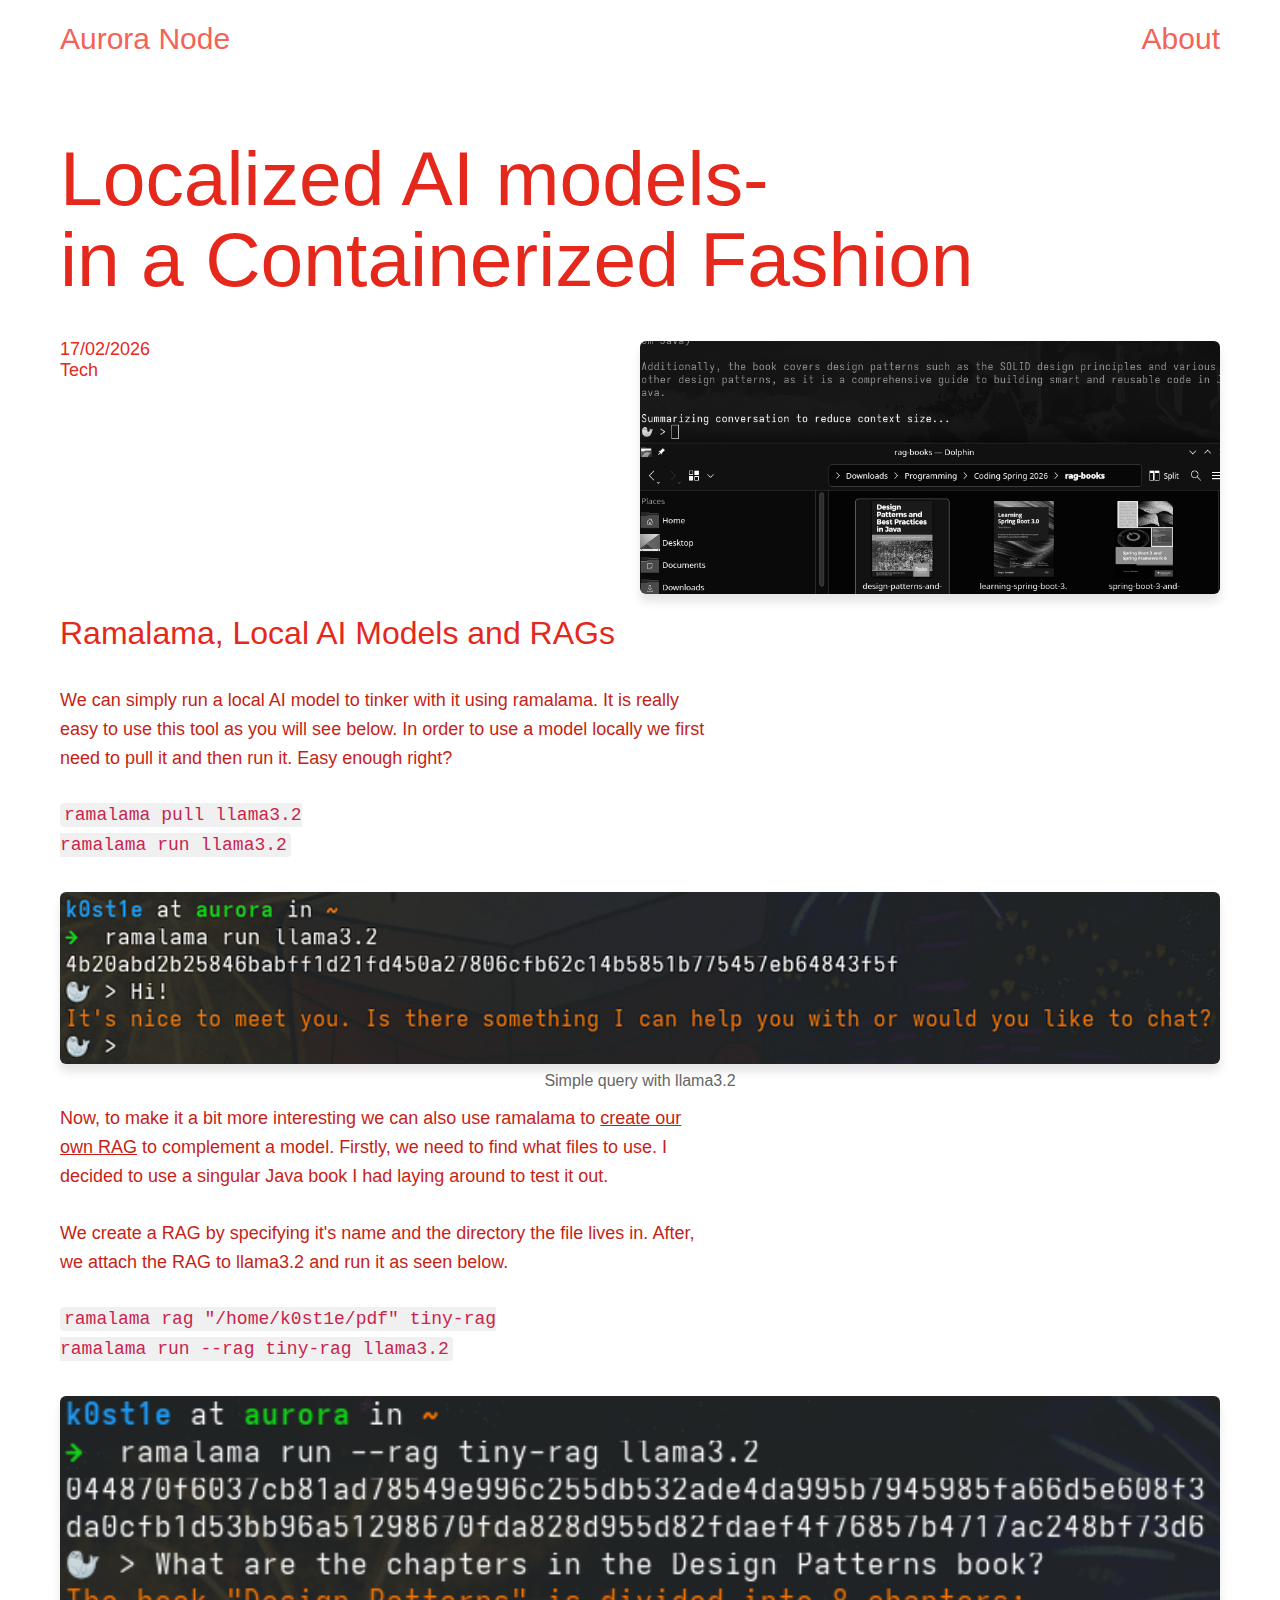
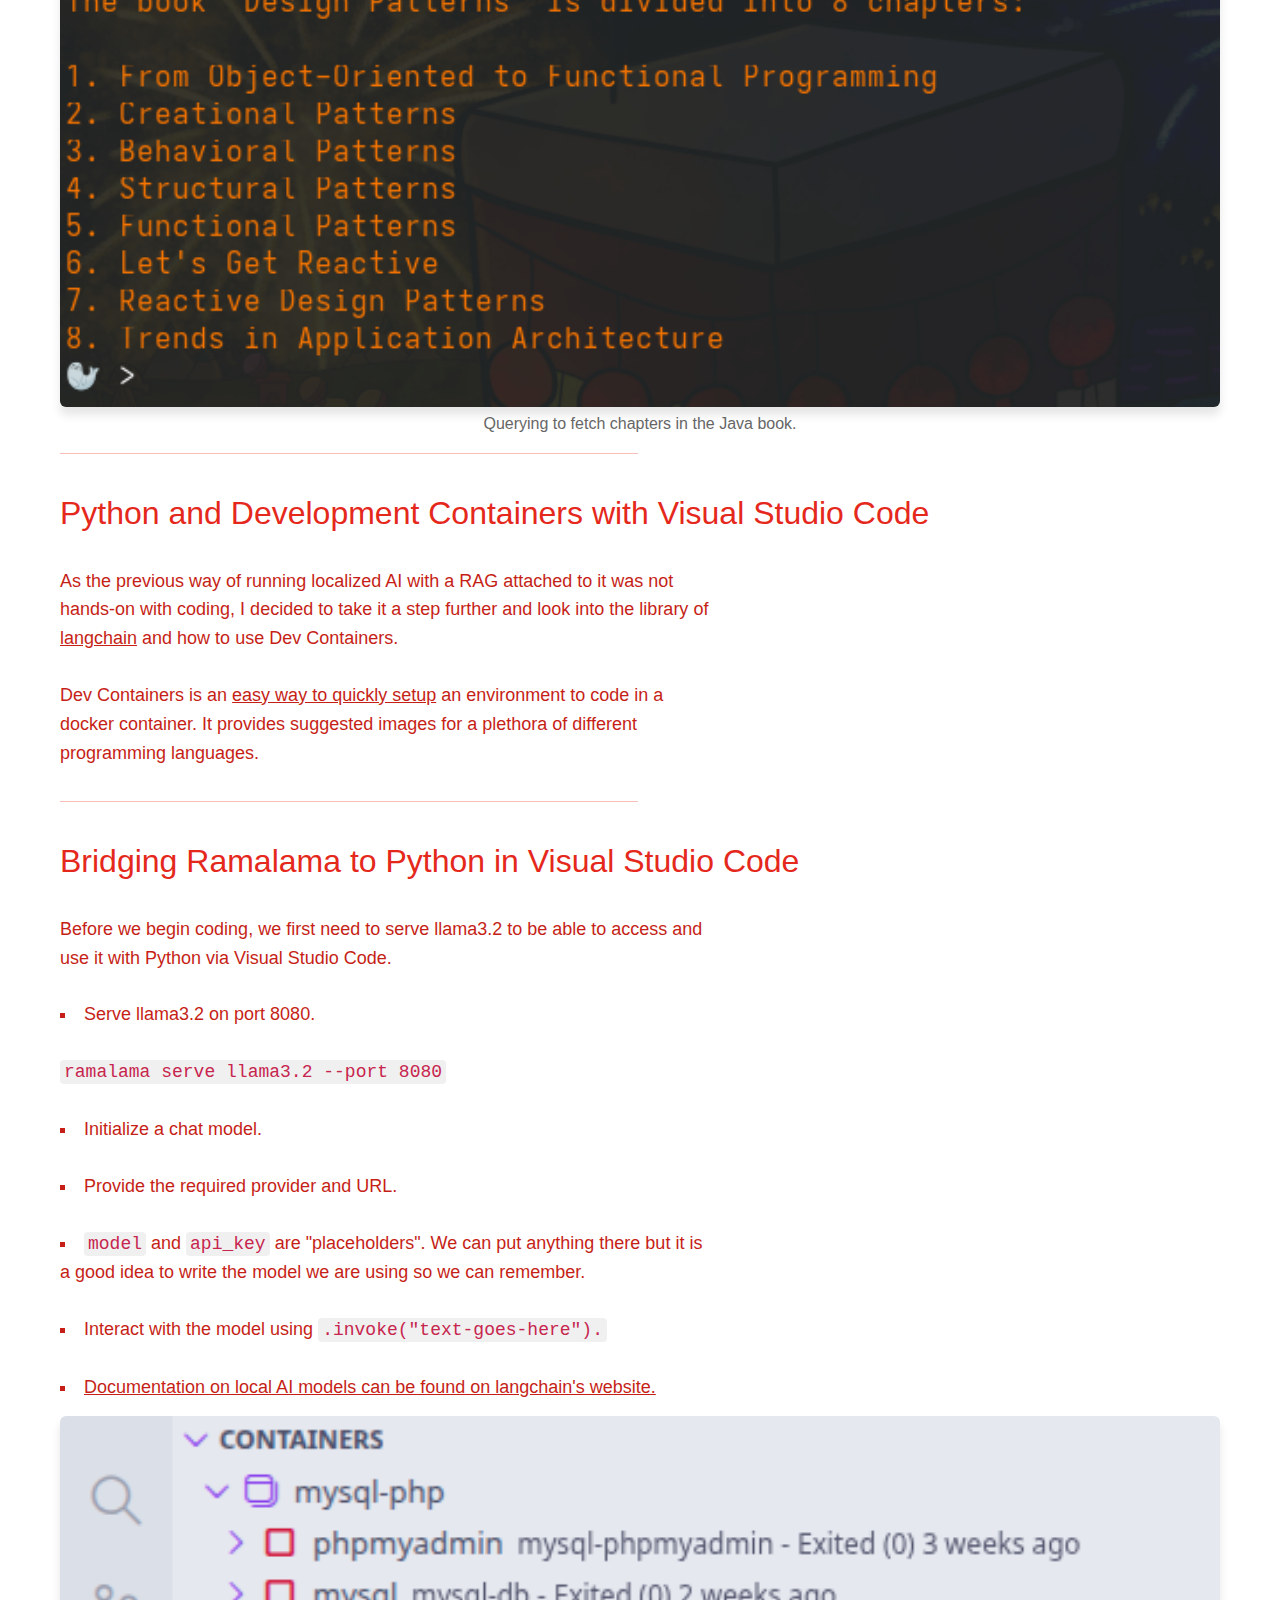
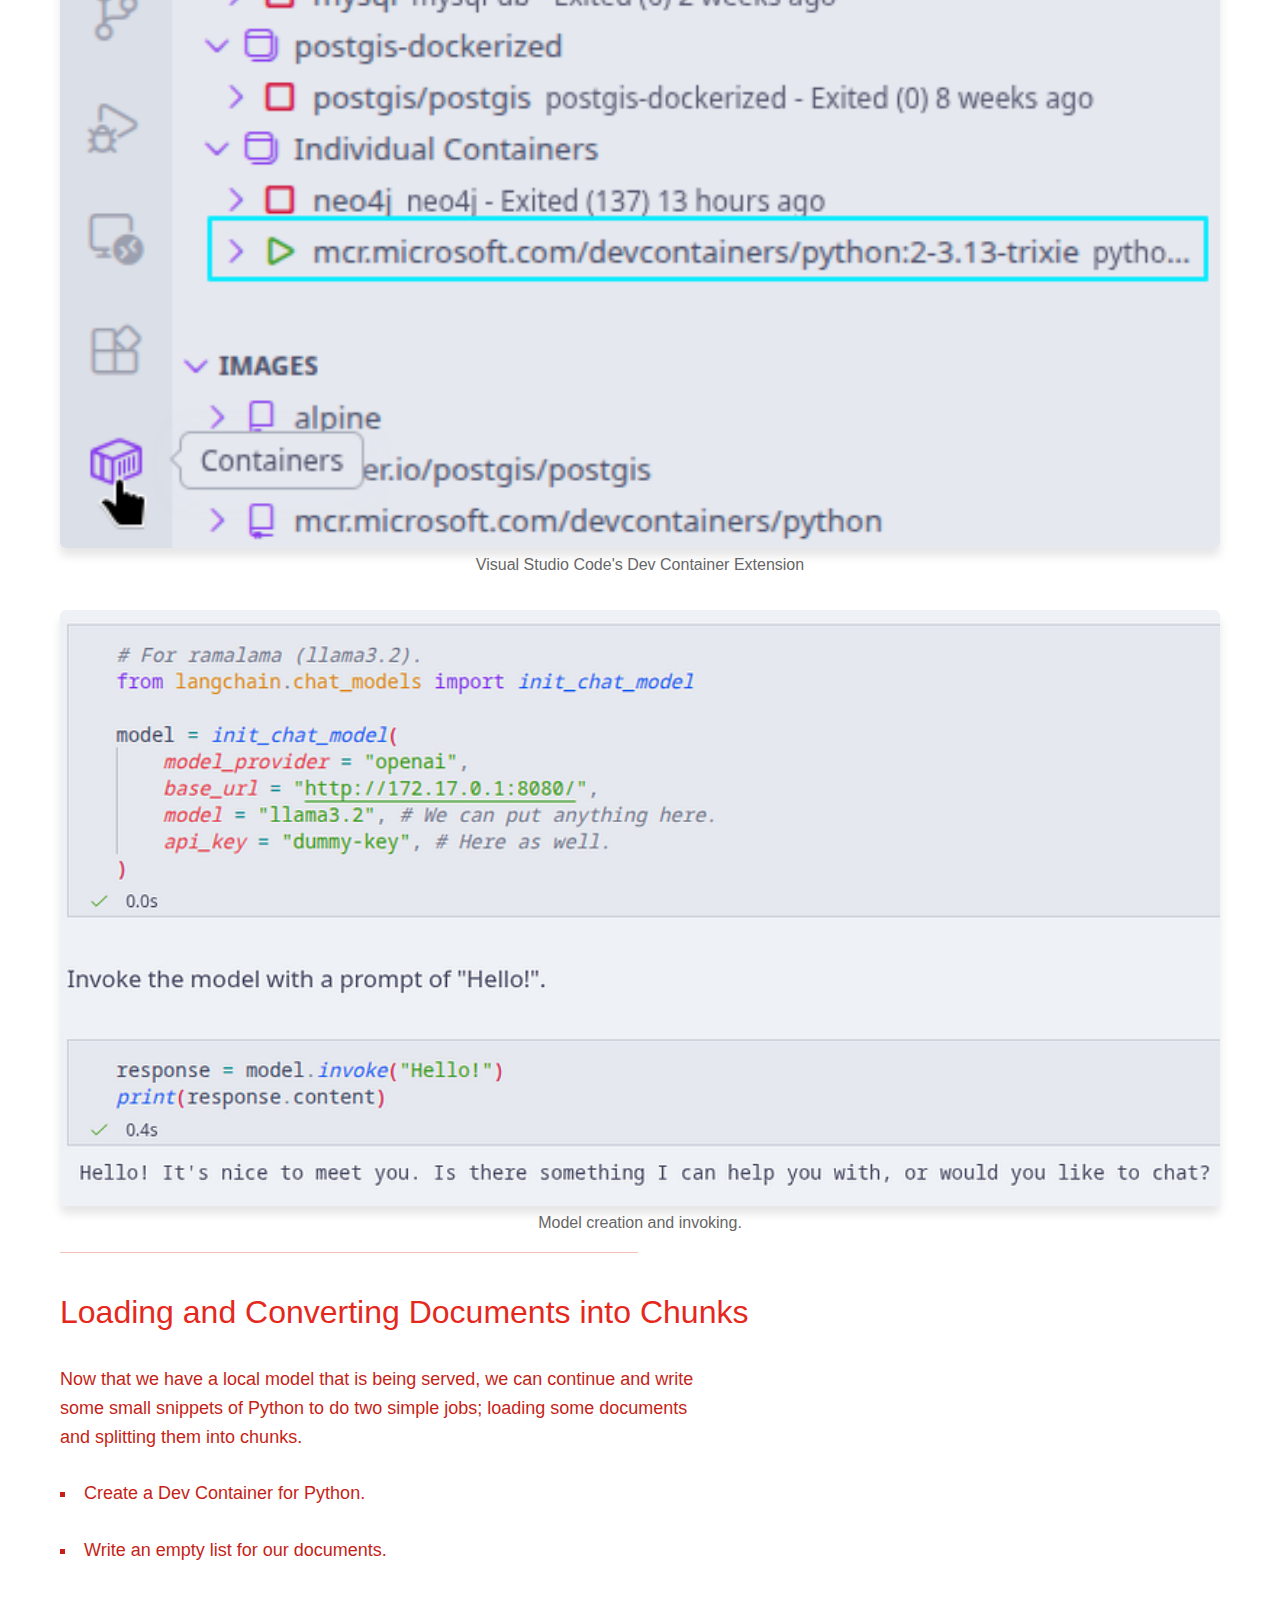
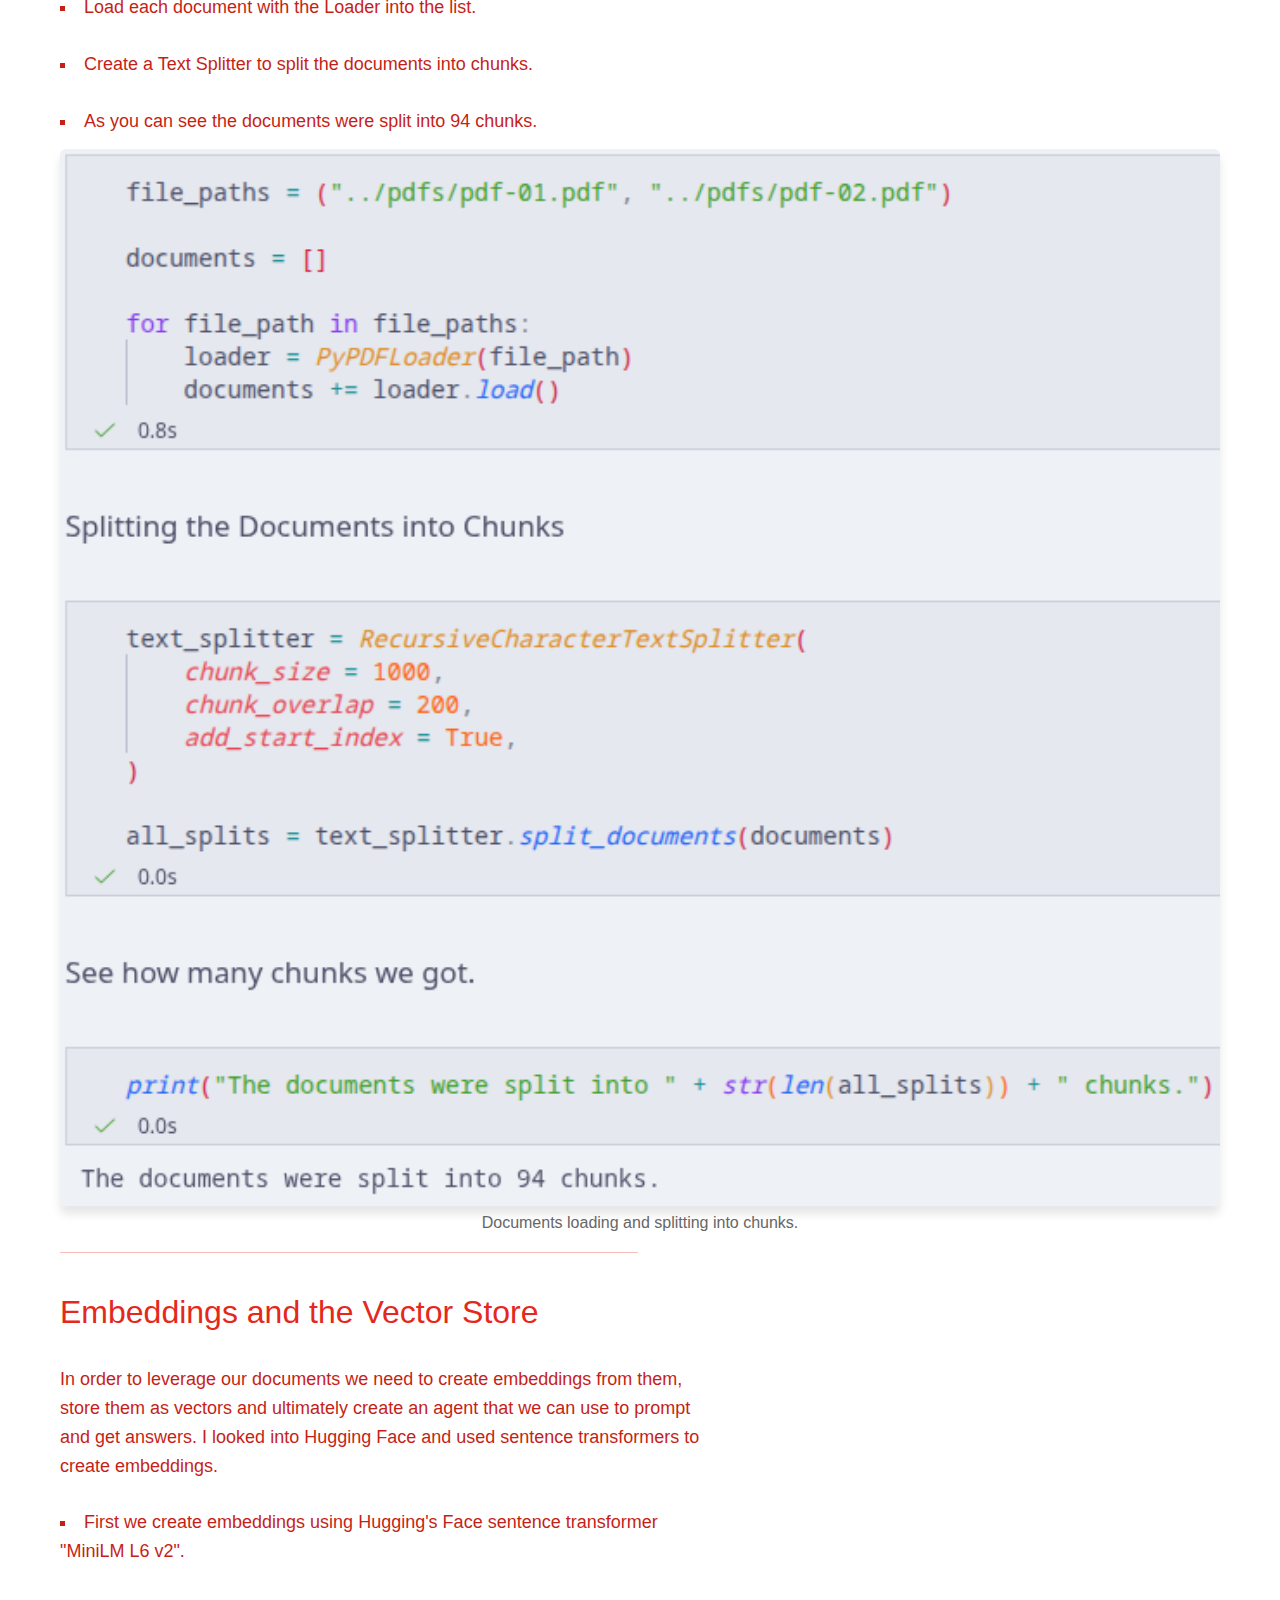
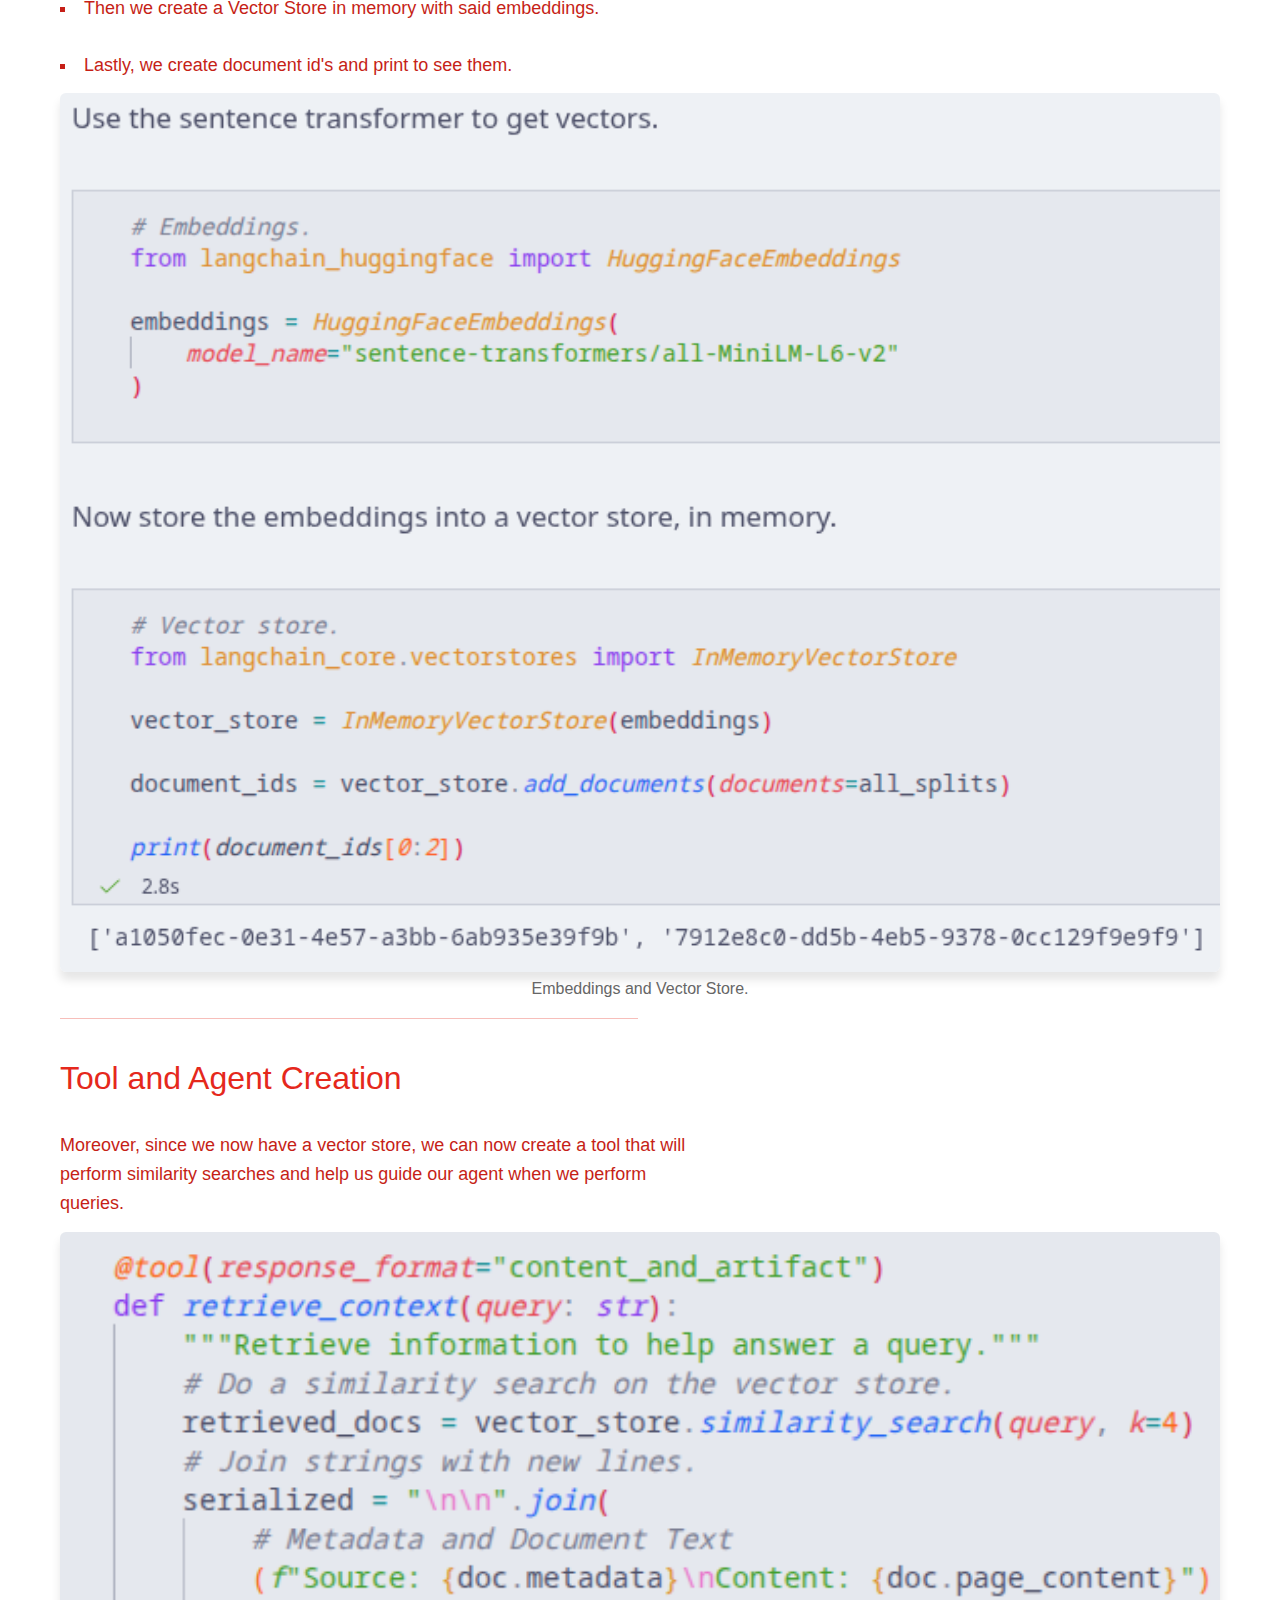
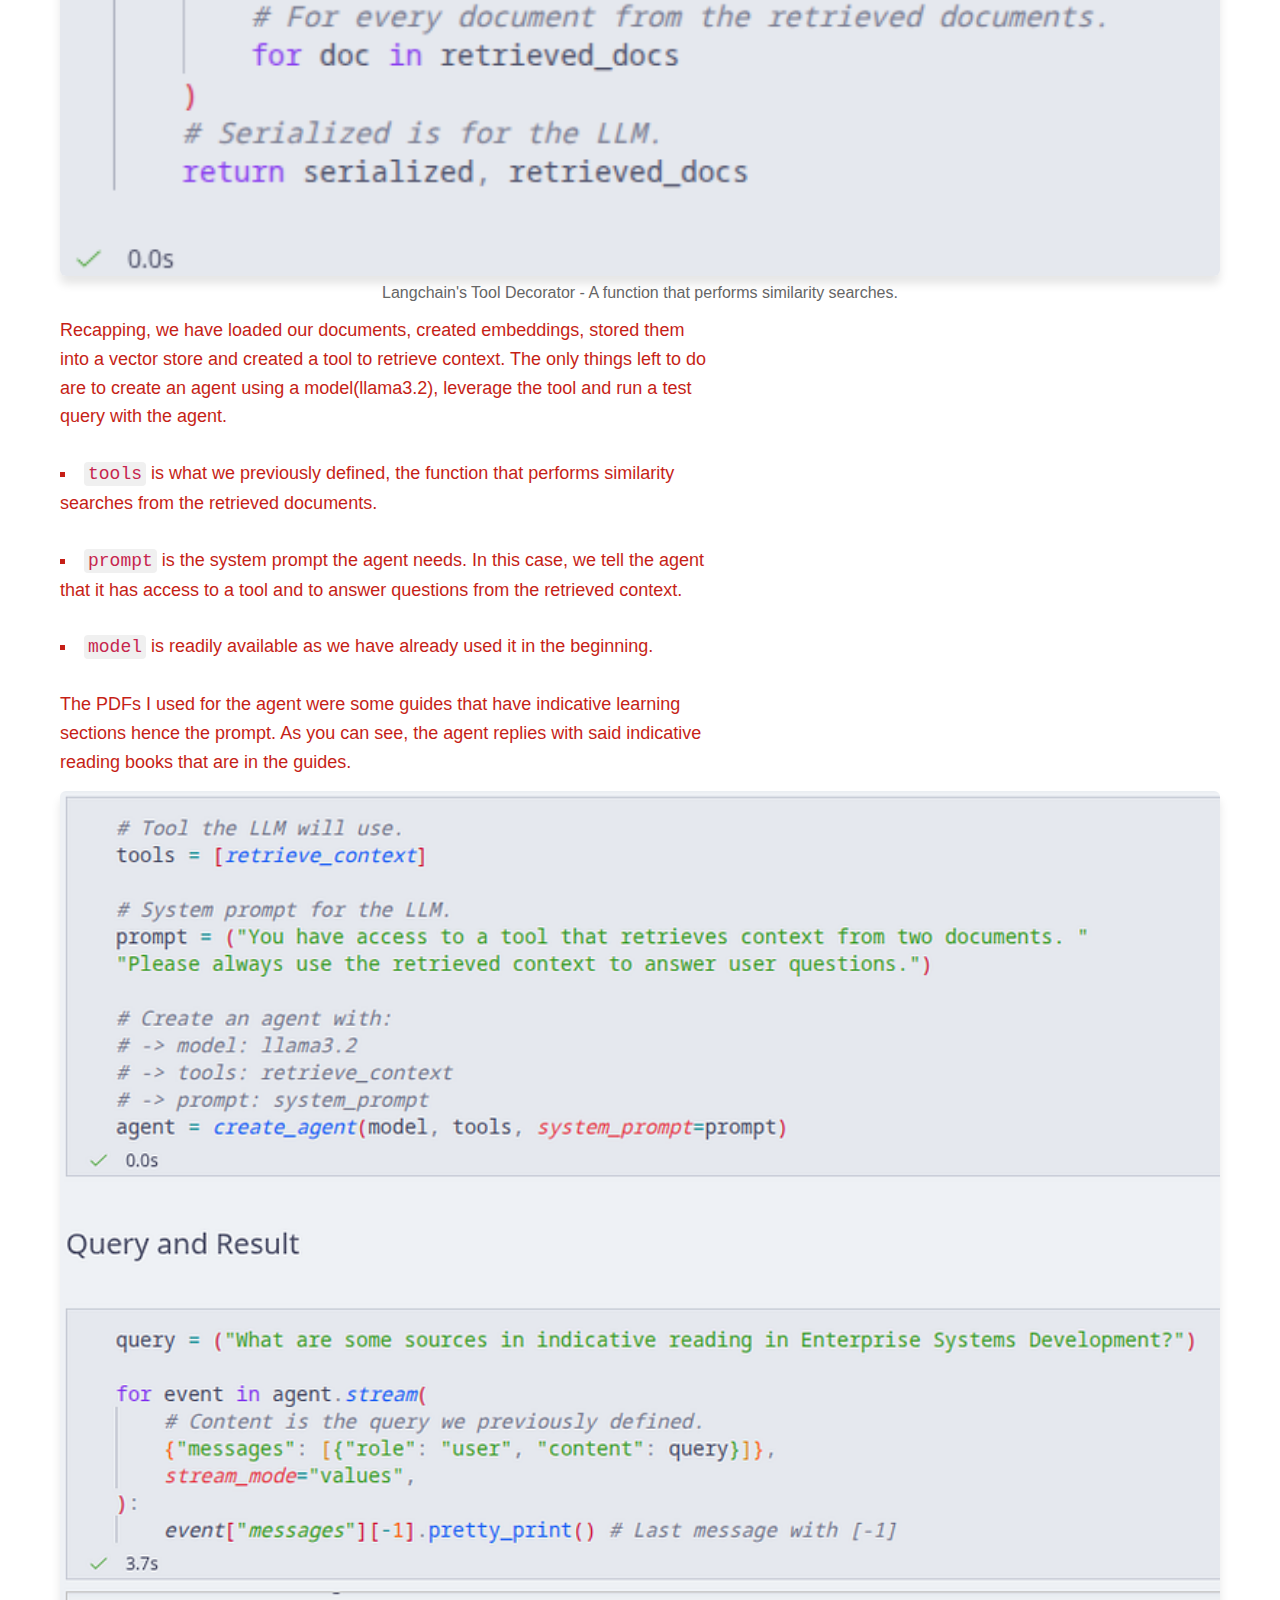
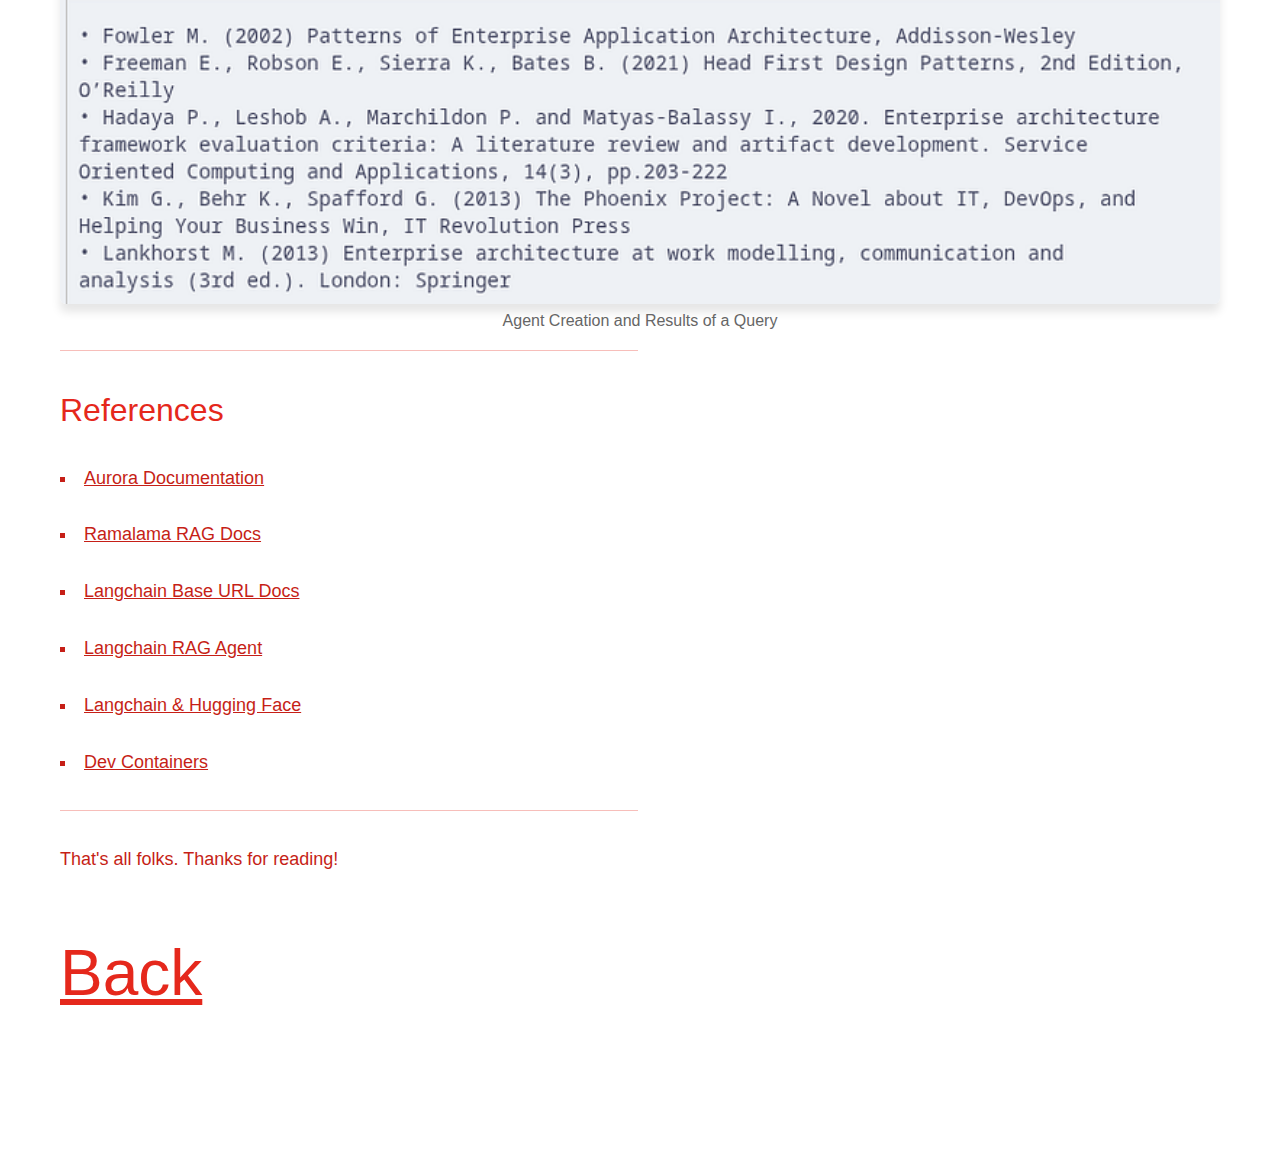
<file: blog-posts/localized-ai/localized-ai.html>
<!DOCTYPE html>
<html lang="en">

<head>
  <meta charset="UTF-8"/>
  <meta name="viewport" content="width=device-width, initial-scale=1.0"/>
  <title>Localized AI</title>
  <link rel="stylesheet" href="/css/style.css">
</head>

<body>

<header>
  <a href="/index.html" class="navbar">Aurora Node</a>
  <a href="/about/about.html" class="navbar">About</a>
</header>

<div class="container">

  <section class="post">
    <div class="post-layout">

      <div>
          <h1 class="post-title">
            Localized AI models-<br>
            in a Containerized Fashion
          </h1>
        </a>

        <div class="post-meta">
          17/02/2026 <br>
          Tech
        </div>
      </div>

      <div class="post-image">
        <img src="/blog-posts/localized-ai/images/localized-ai.png"
             alt="Localized AI">
      </div>

    </div>
  

    <h2>
        Ramalama, Local AI Models and RAGs
    </h2>

    <p>
        We can simply run a local AI model to tinker with it using ramalama. It is really easy to use this tool as you will see below. In order to use a model locally we first need to pull it and then run it. Easy enough right?
    </p>

    <p>
        <code>
            ramalama pull llama3.2<br>
            ramalama run llama3.2
        </code>
        
    </p>

    <br>

    <div class="post-image">
        <figure> 
            <img src="/blog-posts/localized-ai/images/simple-query-with-llama.png" alt="Simple query using llama3.2. User says hi and AI responds.">
        </figure> 
        <figcaption>
            Simple query with llama3.2
        </figcaption>
    </div>

    <p>
        Now, to make it a bit more interesting we can also use ramalama to <a href="https://github.com/containers/ramalama/blob/main/docs/ramalama-rag.1.md" target="_blank">create our own RAG</a> to complement a model. Firstly, we need to find what files to use. I decided to use a singular Java book I had laying around to test it out.
    </p>

    <p>
        We create a RAG by specifying it's name and the directory the file lives in. After, we attach the RAG to llama3.2 and run it as seen below.
    </p>

     <p>
        <code>
            ramalama rag "/home/k0st1e/pdf" tiny-rag<br>
            ramalama run --rag tiny-rag llama3.2
        </code>
        
    </p>

    <br>

    <div class="post-image">
        <figure>
            <img src="/blog-posts/localized-ai/images/rag-query.png" alt="Simple query using llama3.2 with a RAG. User asks for book chapters and the bot responds.">
        </figure>
        <figcaption>
            Querying to fetch chapters in the Java book.
        </figcaption>
    </div>

    <hr>

    <h2>
        Python and Development Containers with Visual Studio Code
    </h2>

    <p>
        As the previous way of running localized AI with a RAG attached to it was not hands-on with coding, I decided to take it a step further and look into the library of <a href="https://docs.langchain.com/" target="_blank">langchain</a> and how to use Dev Containers.
    </p>

    <p>
        Dev Containers is an <a href="https://code.visualstudio.com/docs/devcontainers/tutorial#_install-the-extension" target="_blank">easy way to quickly setup</a> an environment to code in a docker container. It provides suggested images for a plethora of different programming languages.
    </p>

    <hr>

    <h2>
        Bridging Ramalama to Python in Visual Studio Code
    </h2>

    <p>
        Before we begin coding, we first need to serve llama3.2 to be able to access and use it with Python via Visual Studio Code.
    </p>

    <ul>
        <li>
            Serve llama3.2 on port 8080.
        </li>
    </ul>

    <p>
        <code>
            ramalama serve llama3.2 --port 8080
        </code>
    </p>

    <ul>
        <li>
            Initialize a chat model.
        </li>
        <li>
            Provide the required provider and URL.
        </li>
        <li>
            <code>model</code> and <code>api_key</code> are "placeholders". We can put anything there but it is a good idea to write the model we are using so we can remember.
        </li>
        <li>
            Interact with the model using <code>.invoke("text-goes-here").</code>
        </li>
        <li>
            <a href="https://docs.langchain.com/oss/python/langchain/models#base-url" target="_blank">Documentation on local AI models can be found on langchain's website.</a>
        </li>
    </ul>

    <div class="post-image">
        <figure>
            <img src="/blog-posts/localized-ai/images/vscode-containers.png" alt="Visual Studio Code container extension.">
        </figure>
        <figcaption>
            Visual Studio Code's Dev Container Extension
        </figcaption>
    </div>

    <br>

    <br>

    <div class="post-image">
        <figure>
            <img src="/blog-posts/localized-ai/images/model-creation-invoking.png" alt="AI model creation and invoking it.">
        </figure>
        <figcaption>
            Model creation and invoking.
        </figcaption>
    </div>

    <hr>

    <h2>
        Loading and Converting Documents into Chunks
    </h2>

    <p>
        Now that we have a local model that is being served, we can continue and write some small snippets of Python to do two simple jobs; loading some documents and splitting them into chunks.
    </p>

    <ul>
        <li>
            Create a Dev Container for Python.
        </li>
        <li>
            Write an empty list for our documents.
        </li>
        <li>
            Load each document with the Loader into the list.
        </li>
        <li>
            Create a Text Splitter to split the documents into chunks.
        </li>
        <li>
            As you can see the documents were split into 94 chunks.
        </li>
    </ul>

    <div class="post-image">
        <figure>
            <img src="/blog-posts/localized-ai/images/document-loading-splitting.png" alt="Documents loading and splitting.">
        </figure>
        <figcaption>
            Documents loading and splitting into chunks.
        </figcaption>
    </div>

    <hr>

    <h2>
        Embeddings and the Vector Store
    </h2>

    <p>
        In order to leverage our documents we need to create embeddings from them, store them as vectors and ultimately create an agent that we can use to prompt and get answers. I looked into Hugging Face and used sentence transformers to create embeddings.
    </p>

    <ul>
        <li>
            First we create embeddings using Hugging's Face sentence transformer "MiniLM L6 v2".
        </li>
        <li>
            Then we create a Vector Store in memory with said embeddings.
        </li>
        <li>
            Lastly, we create document id's and print to see them.
        </li>
    </ul>

    <div class="post-image">
        <figure>
            <img src="/blog-posts/localized-ai/images/embeddings-vector-store.png" alt="Embedding and the vector store">
        </figure>
        <figcaption>
            Embeddings and Vector Store.
        </figcaption>
    </div>

    <hr>

    <h2>
        Tool and Agent Creation
    </h2>

    <p>
        Moreover, since we now have a vector store, we can now create a tool that will perform similarity searches and help us guide our agent when we perform queries.
    </p>

    <div class="post-image">
        <figure>
            <img src="/blog-posts/localized-ai/images/langchain-tool-dec.png" alt="Tool creation for an agent">
        </figure>
        <figcaption>
            Langchain's Tool Decorator - A function that performs similarity searches.
        </figcaption>
    </div>

    <p>
        Recapping, we have loaded our documents, created embeddings, stored them into a vector store and created a tool to retrieve context. The only things left to do are to create an agent using a model(llama3.2), leverage the tool and run a test query with the agent.
    </p>

    <ul>
        <li>
            <code>tools</code> is what we previously defined, the function that performs similarity searches from the retrieved documents.
        </li>
        <li>
            <code>prompt</code> is the system prompt the agent needs. In this case, we tell the agent that it has access to a tool and to answer questions from the retrieved context.
        </li>
        <li>
            <code>model</code> is readily available as we have already used it in the beginning.
        </li>
    </ul>

    <p>
        The PDFs I used for the agent were some guides that have indicative learning sections hence the prompt. As you can see, the agent replies with said indicative reading books that are in the guides.
    </p>

    <div class="post-image">
        <figure>
            <img src="/blog-posts/localized-ai/images/agent-creation-and-bot-responding.png" alt="Agent creation and the results of a user query">
        </figure>
        <figcaption>
            Agent Creation and Results of a Query
        </figcaption>
    </div>

    <hr>

    <h2>
        References
    </h2>

    <ul>
        <li>
            <a href="https://docs.getaurora.dev/guides/system-requirements" target="_blank">Aurora Documentation</a>
        </li>
        <li>
            <a href="https://github.com/containers/ramalama/blob/main/docs/ramalama.1.md" target="_blank">Ramalama RAG Docs</a>
        </li>
        <li>
            <a href="https://docs.langchain.com/oss/python/langchain/models#base-url-or-proxy" target="_blank">Langchain Base URL Docs</a>
        </li>
        <li>
            <a href="https://docs.langchain.com/oss/python/langchain/rag" target="_blank">Langchain RAG Agent</a>
        </li>
        <li>
            <a href="https://docs.langchain.com/oss/python/integrations/text_embedding/huggingfacehub" target="_blank">Langchain &amp; Hugging Face</a>
        </li>
        <li>
            <a href="https://code.visualstudio.com/docs/devcontainers/tutorial#_install-the-extension" target="_blank">Dev Containers</a>
        </li>
    </ul>

    <hr>

    <p>
        That's all folks. Thanks for reading!
    </p>

    <div class="back-link">
        <a href="/index.html">Back</a>
    
  </section>

</div>

</body>
</html>
</file>
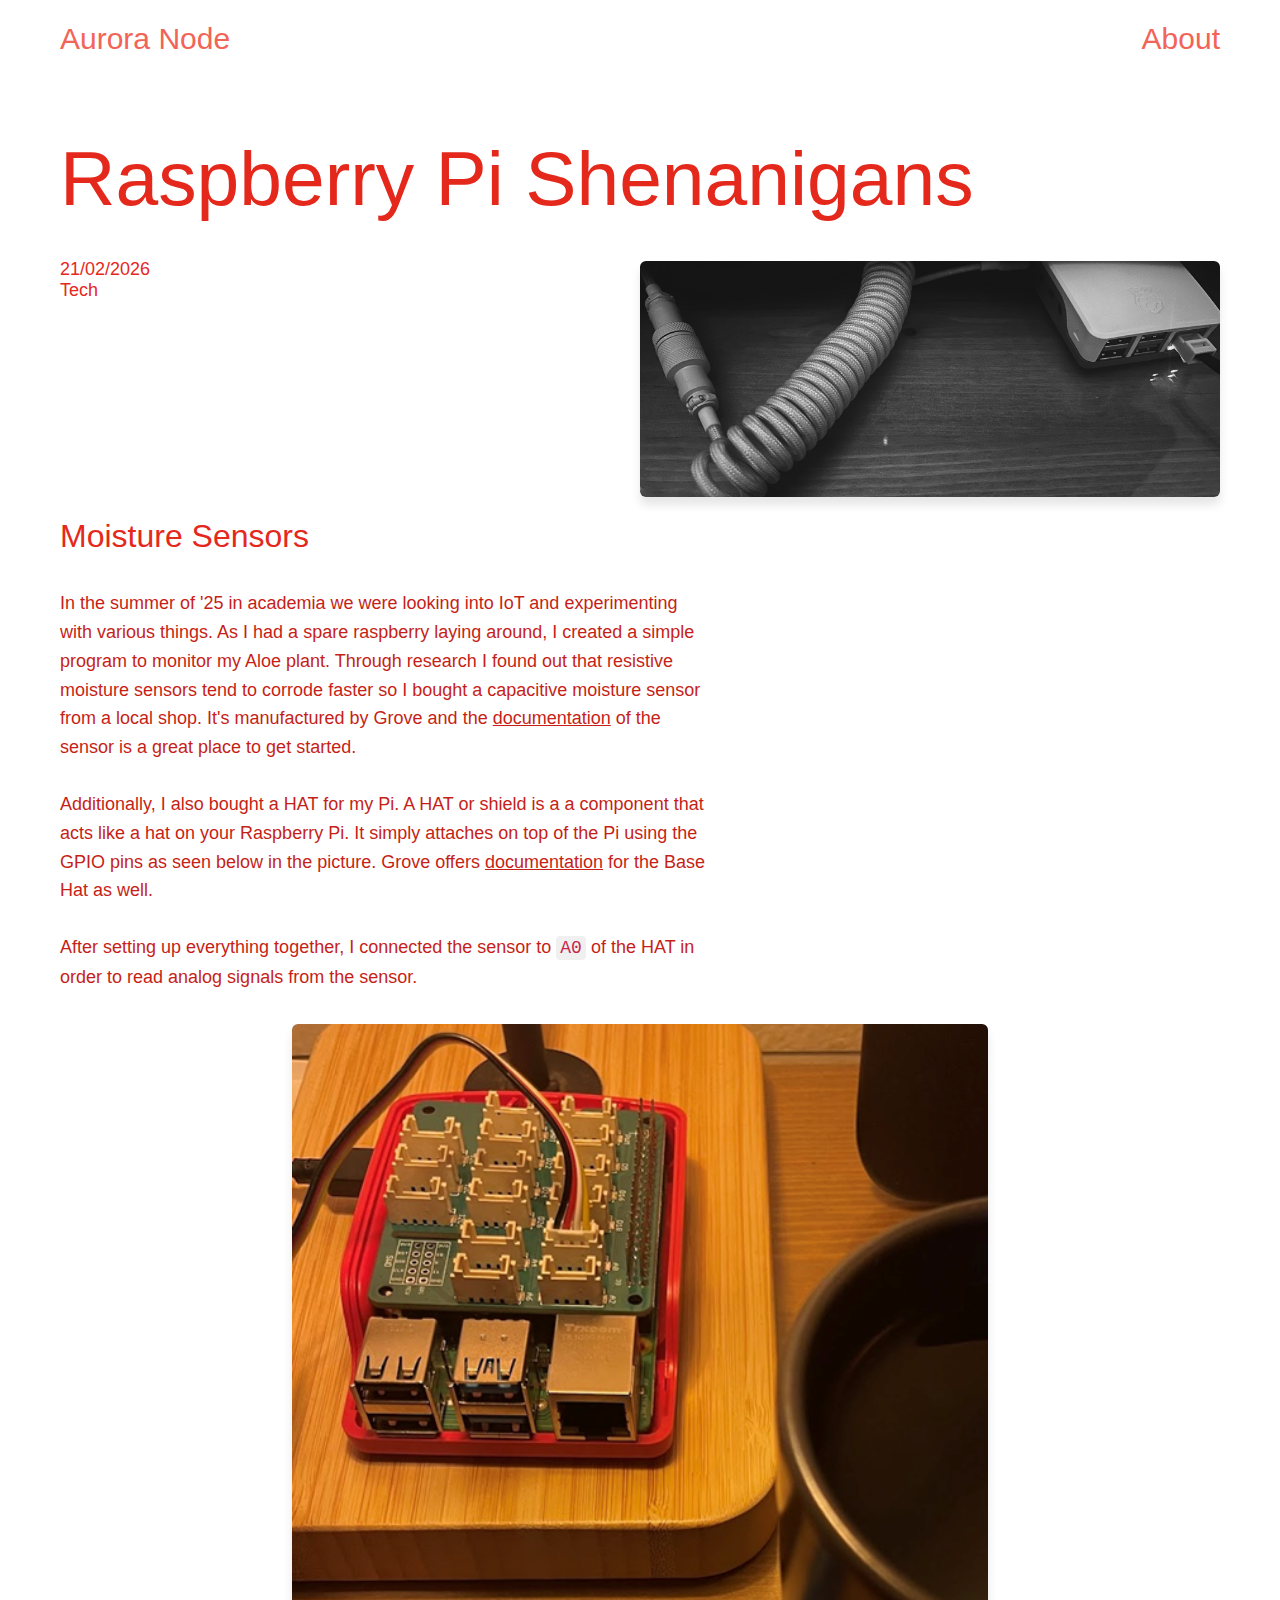
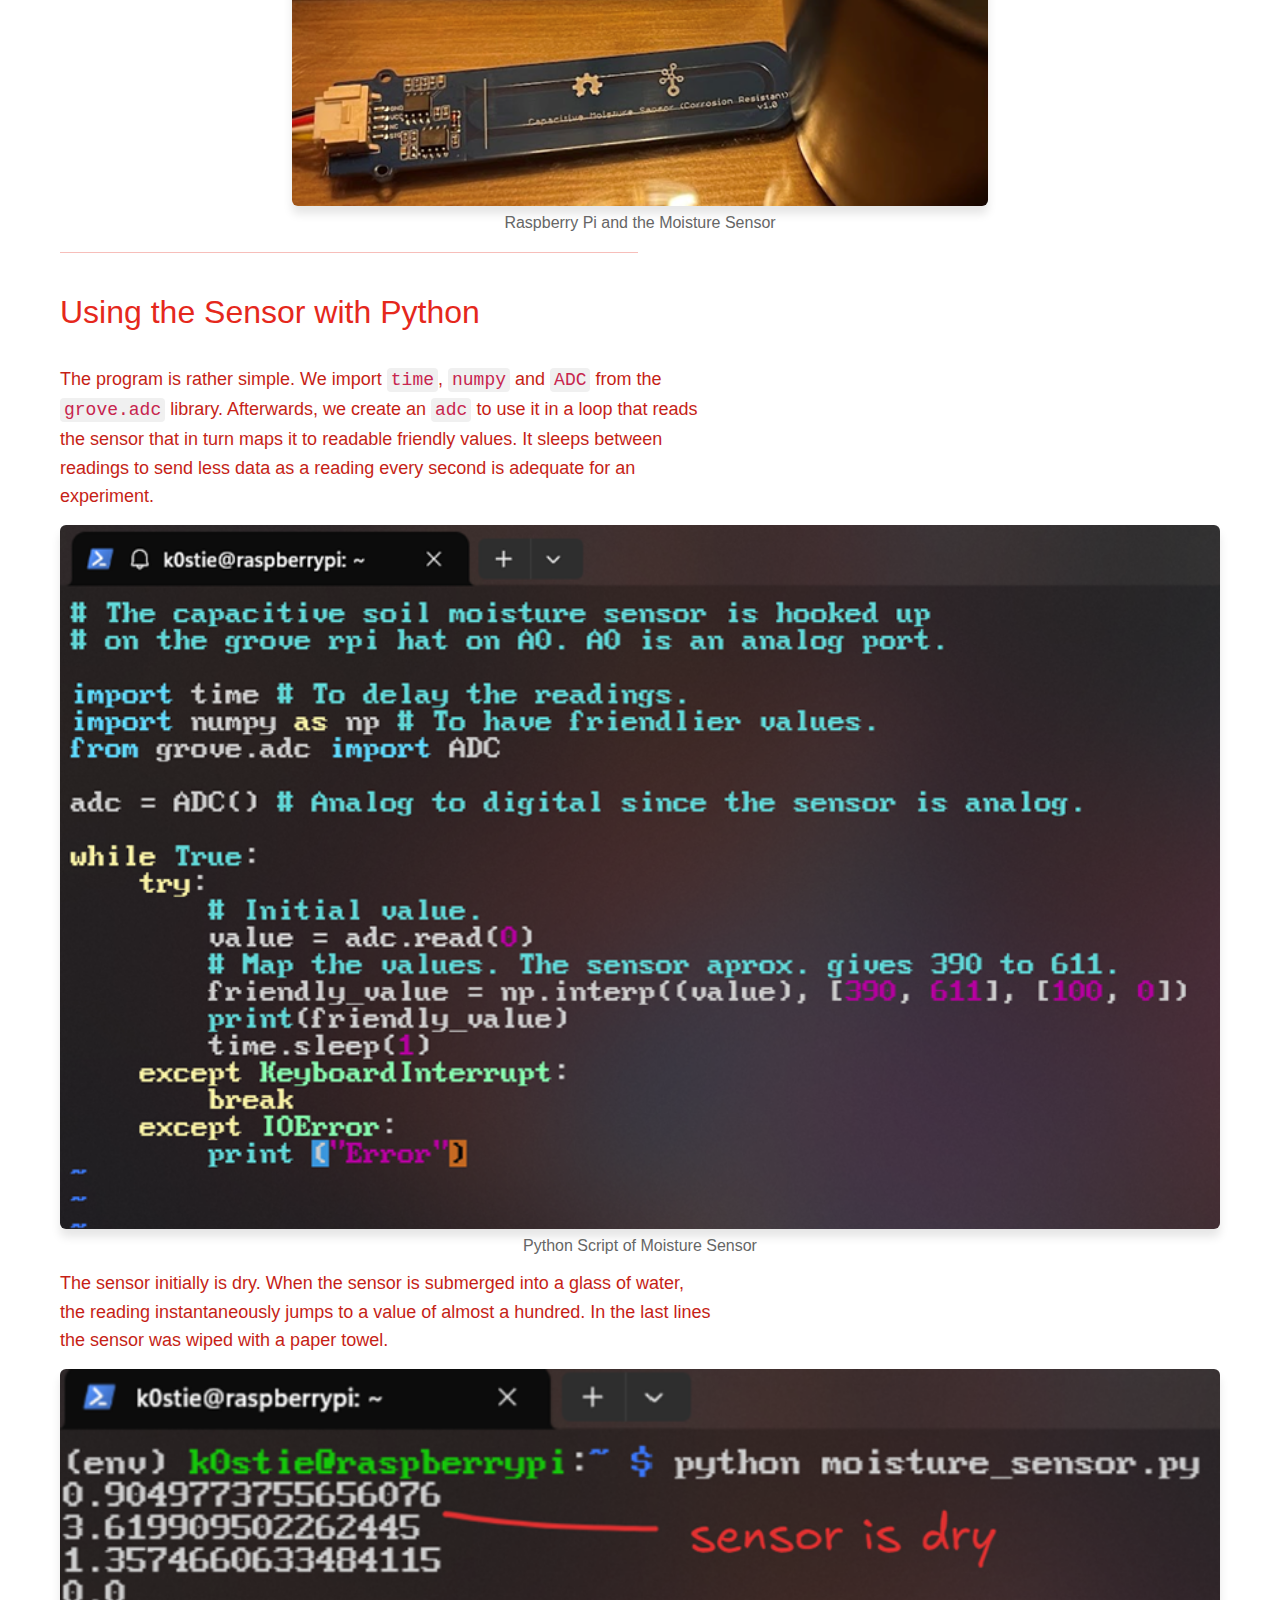
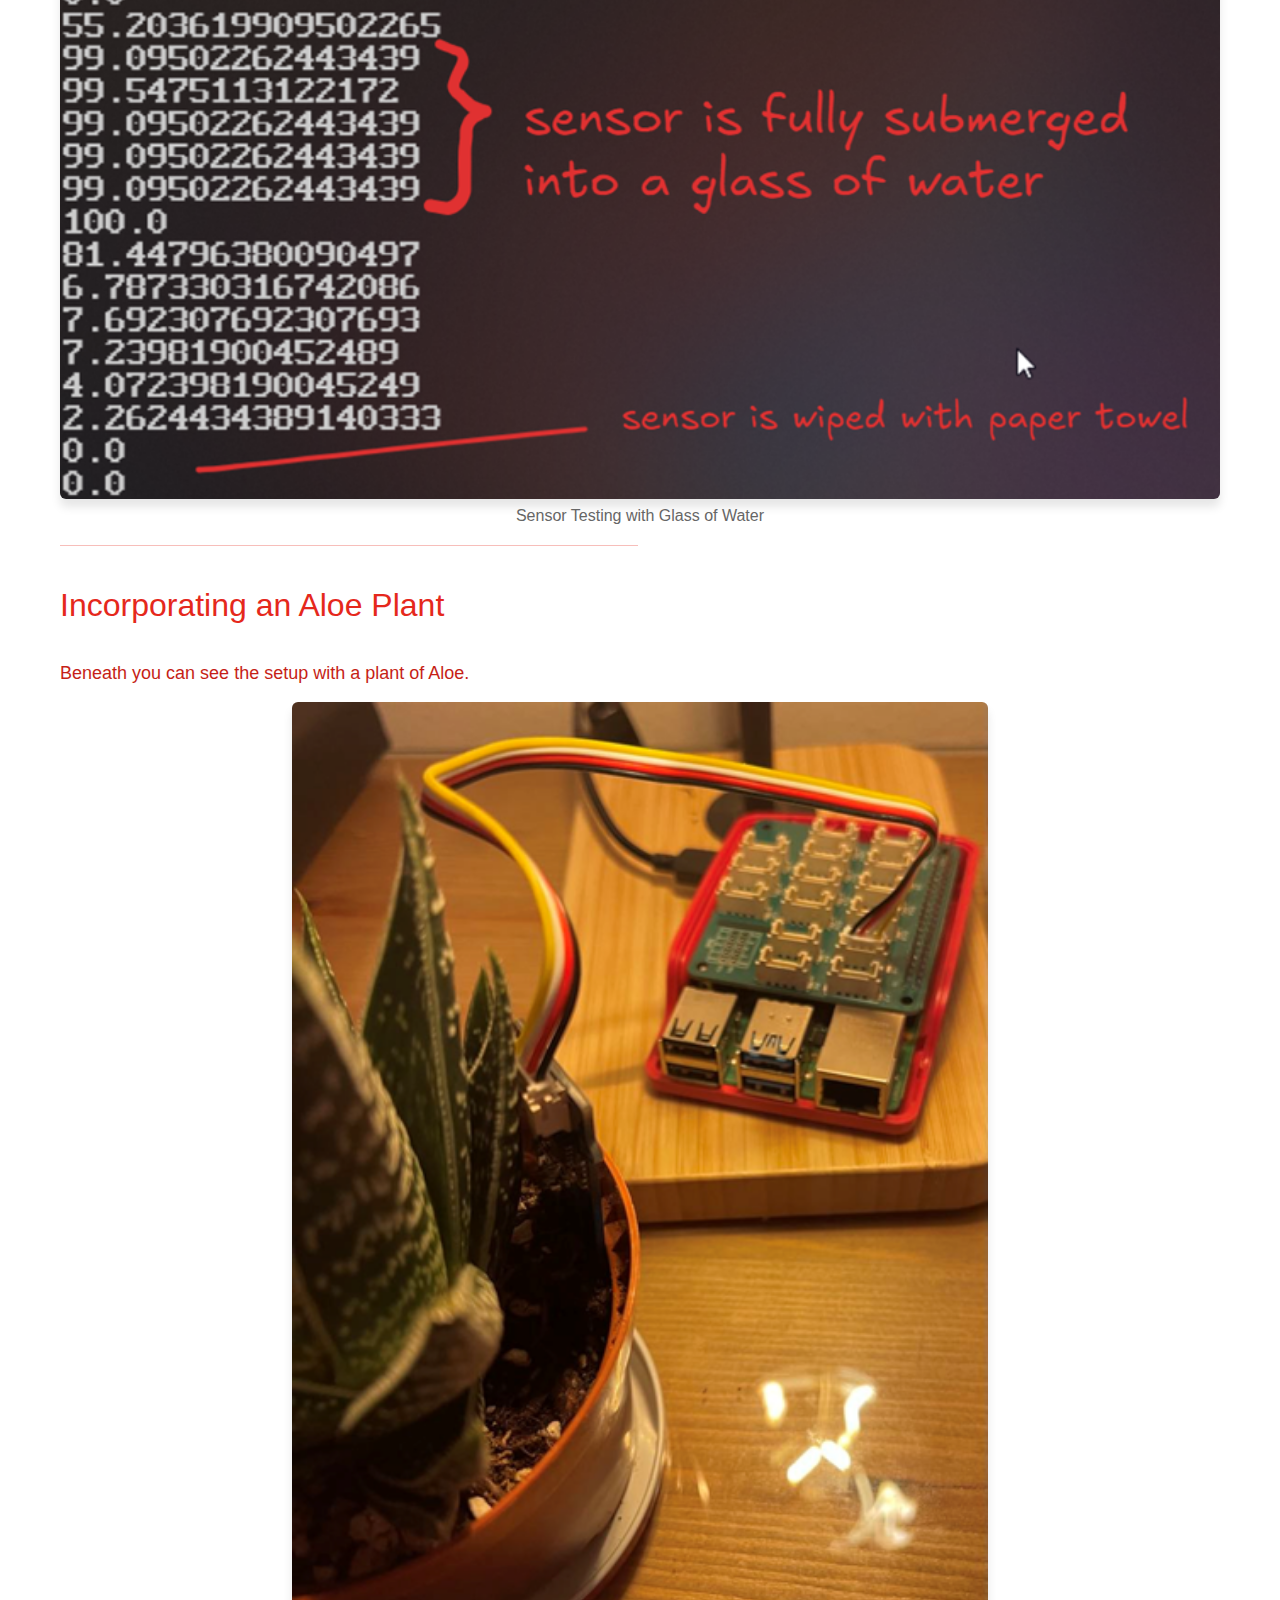
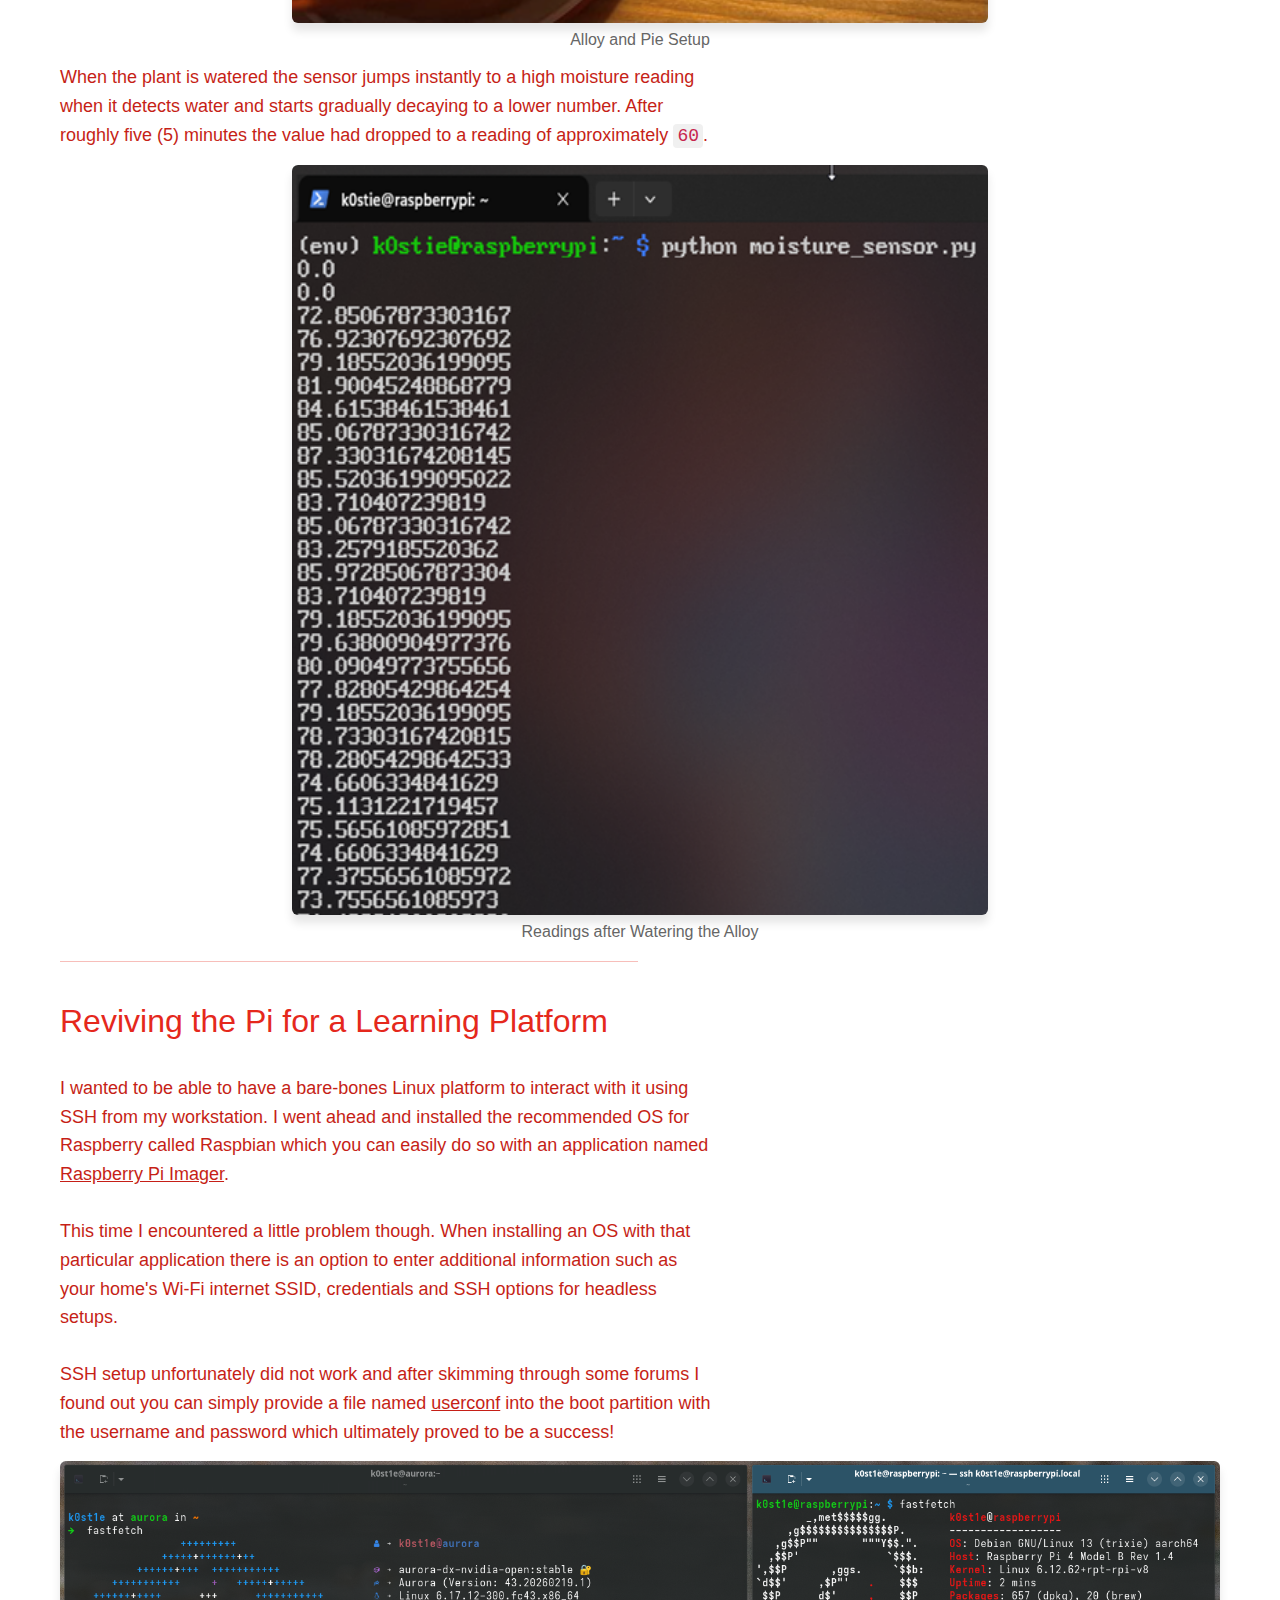
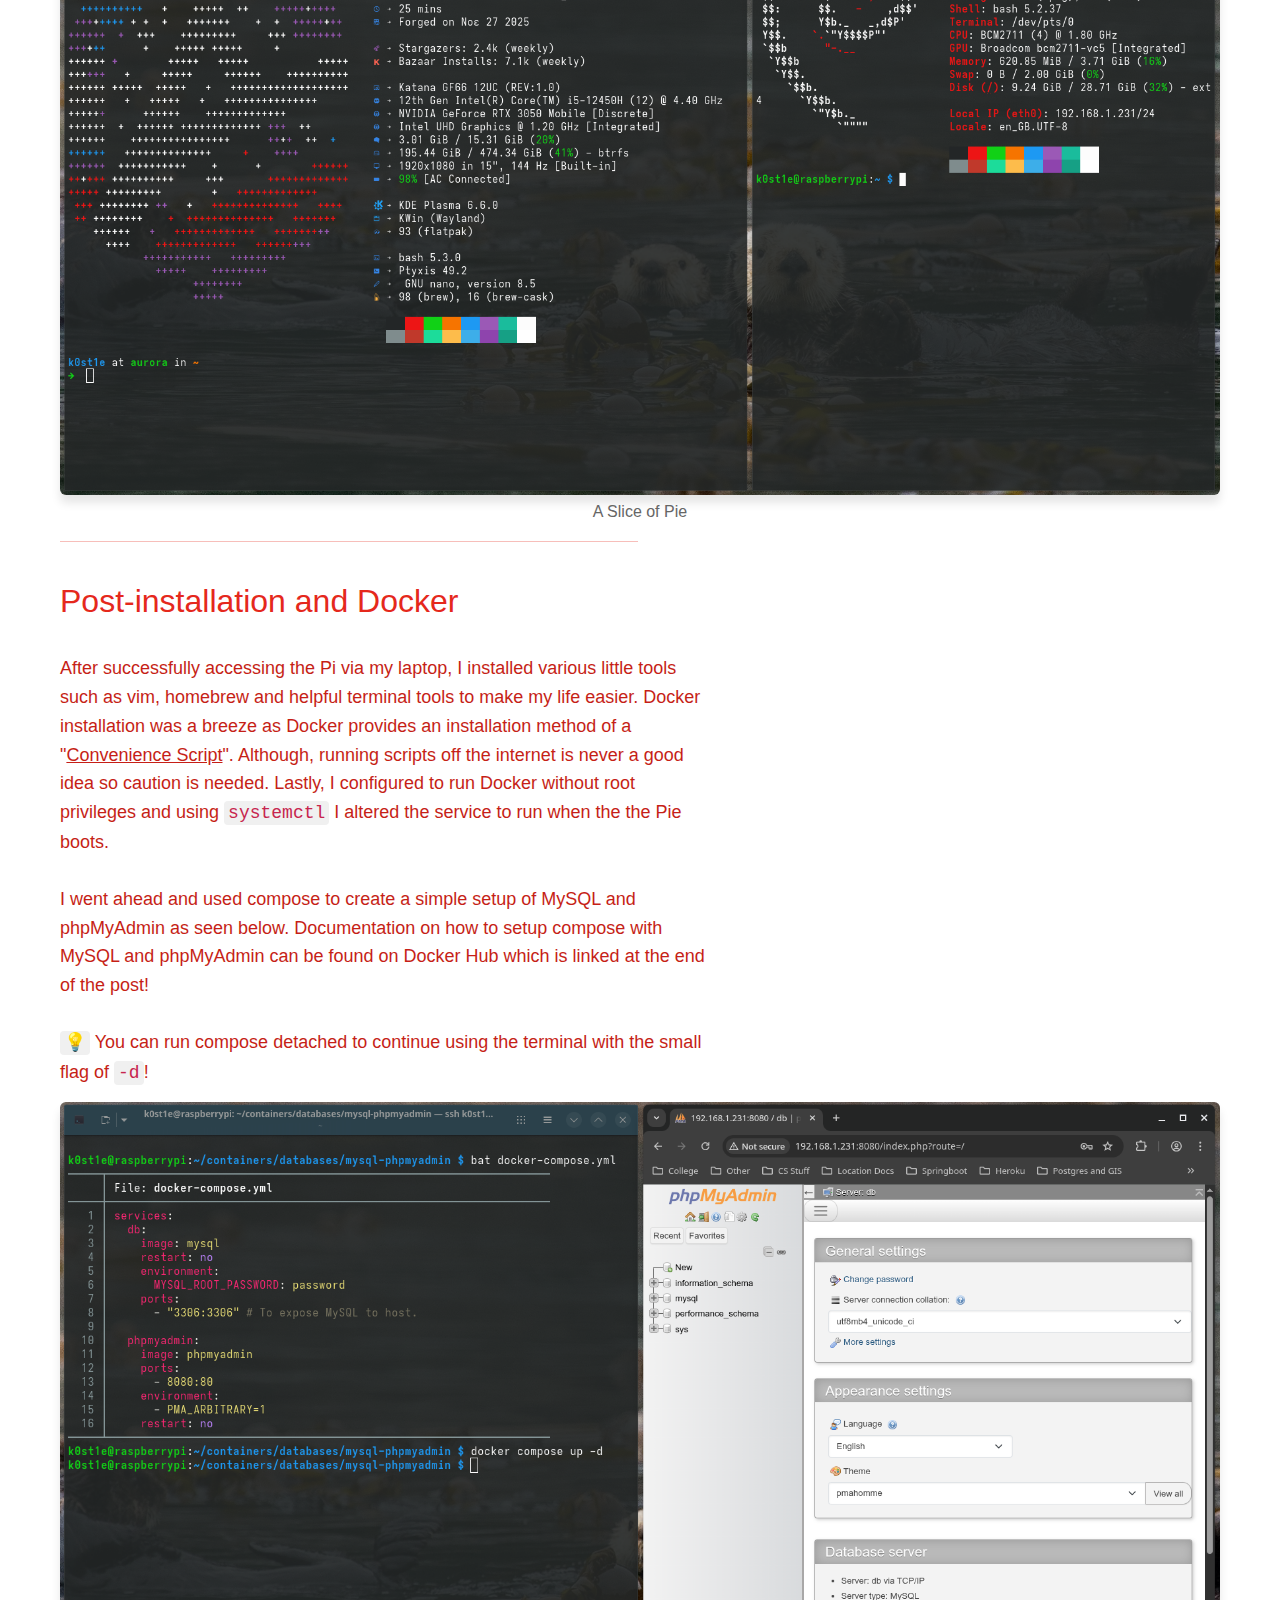
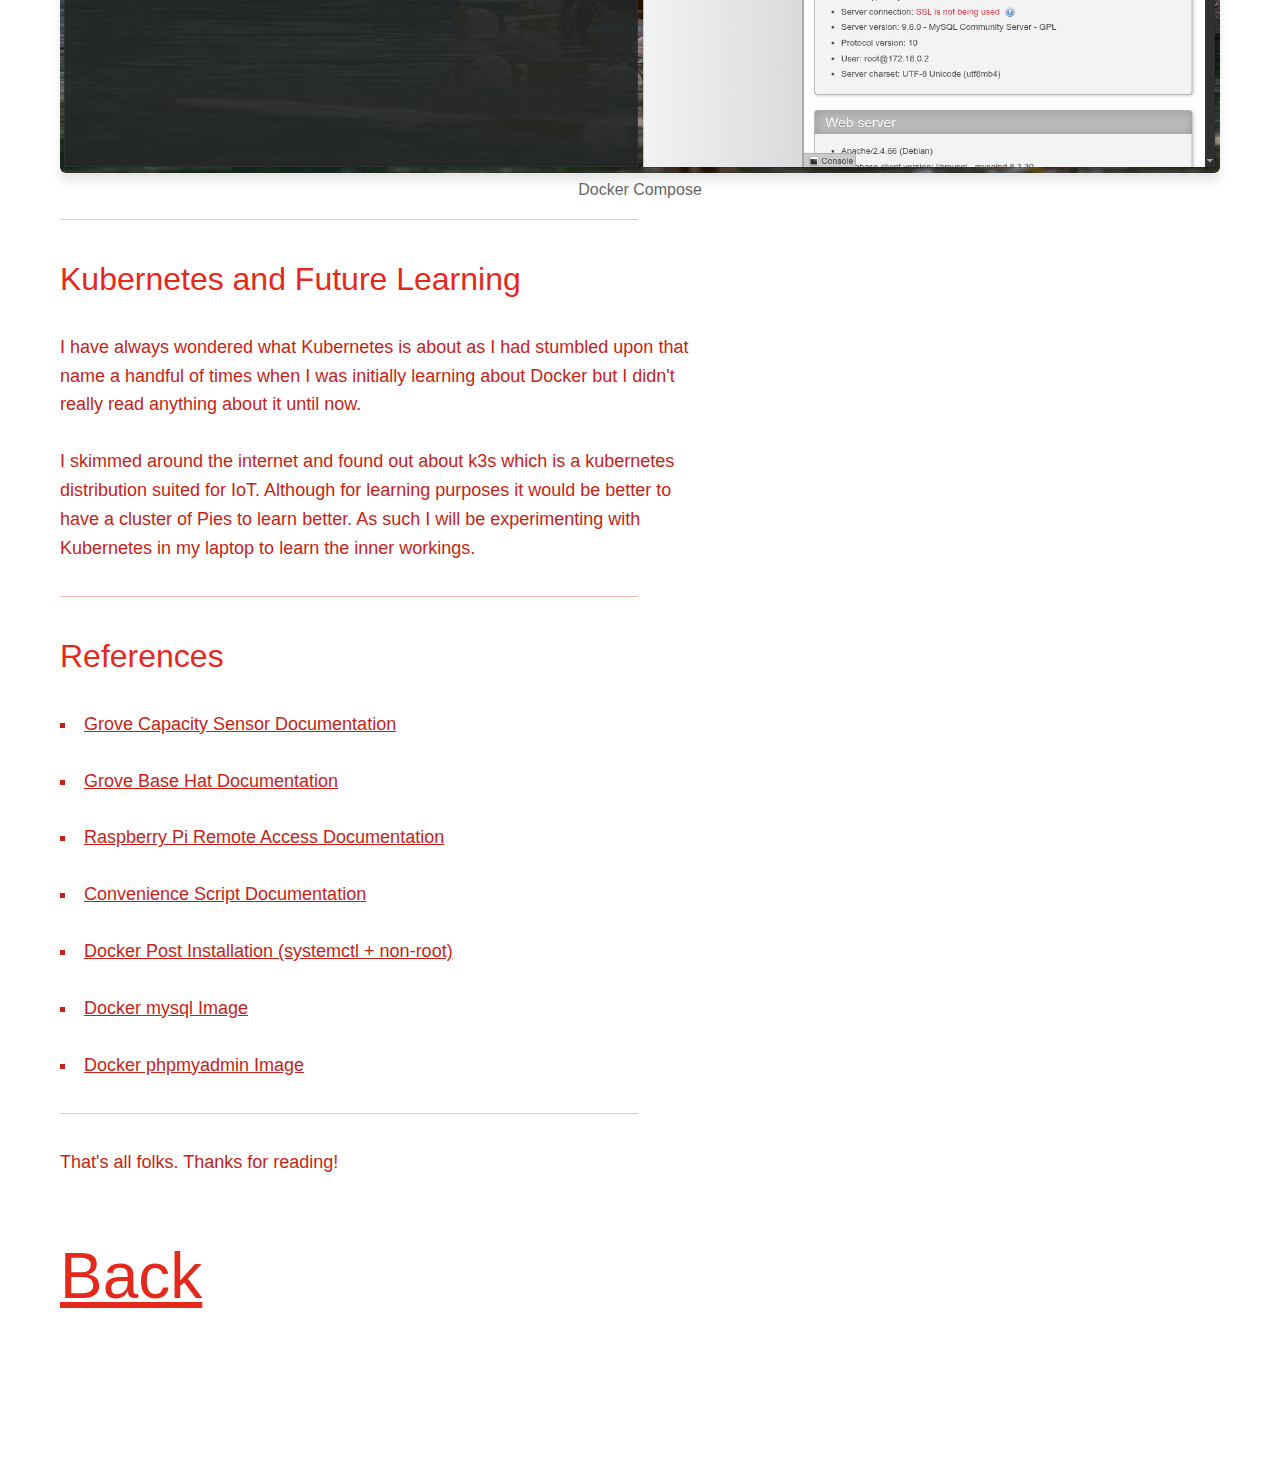
<file: blog-posts/raspberry-pi-shenanigans/raspberry-shenanigans.html>
<!DOCTYPE html>
<html lang="en">

<head>
  <meta charset="UTF-8"/>
  <meta name="viewport" content="width=device-width, initial-scale=1.0"/>
  <title>Raspberry Pi</title>
  <link rel="stylesheet" href="/css/style.css">
</head>

<body>

<header>
  <a href="/index.html" class="navbar">Aurora Node</a>
  <a href="/about/about.html" class="navbar">About</a>
</header>

<div class="container">

  <section class="post">
    <div class="post-layout">

      <div>
          <h1 class="post-title">
            Raspberry Pi Shenanigans
          </h1>
        </a>

        <div class="post-meta">
          21/02/2026<br>
          Tech
        </div>
      </div>

      <div class="post-image">
        <img src="/blog-posts/raspberry-pi-shenanigans/images/raspberry-pi-setup.jpg"
             alt="Raspbery Pi Setup with a cable.">
      </div>

    </div>
  

    <h2>
        Moisture Sensors
    </h2>

    <p>
      In the summer of '25 in academia we were looking into IoT and experimenting with various things. As I had a spare raspberry laying around, I created a simple program to monitor my Aloe plant. Through research I found out that resistive moisture sensors tend to corrode faster so I bought a capacitive moisture sensor from a local shop. It's manufactured by Grove and the <a href="https://wiki.seeedstudio.com/Grove-Capacitive_Moisture_Sensor-Corrosion-Resistant/" target="_blank">documentation</a> of the sensor is a great place to get started.
    </p>
      
    <p>
      Additionally, I also bought a HAT for my Pi. A HAT or shield is a a component that acts like a hat on your Raspberry Pi. It simply attaches on top of the Pi using the GPIO pins as seen below in the picture. Grove offers <a href="https://wiki.seeedstudio.com/Grove_Base_Hat_for_Raspberry_Pi/" target="_blank">documentation</a> for the Base Hat as well. 
    </p>

    <p>
      After setting up everything together, I connected the sensor to <code>A0</code> of the HAT in order to read analog signals from the sensor.
    </p>

    <br>

    <div class="blog-image">
        <figure> 
            <img src="/blog-posts/raspberry-pi-shenanigans/images/raspberry-and-moisture-sensor.png" alt="A raspberry pi setup with a hat that a moisture sensor is connected to.">
        </figure> 
        <figcaption>
            Raspberry Pi and the Moisture Sensor
        </figcaption>
    </div>

    <hr>

    <h2>
        Using the Sensor with Python
    </h2>

    <p>
        The program is rather simple. We import <code>time</code>, <code>numpy</code> and <code>ADC</code> from the <code>grove.adc</code> library. Afterwards, we create an <code>adc</code> to use it in a loop that reads the sensor that in turn maps it to readable friendly values. It sleeps between readings to send less data as a reading every second is adequate for an experiment. 
    </p>

    <div class="post-image">
        <figure> 
            <img src="/blog-posts/raspberry-pi-shenanigans/images/rpi-moisture-program.png" alt="A python program that is used in order to take readings from a moisture sensor.">
        </figure> 
        <figcaption>
            Python Script of Moisture Sensor
        </figcaption>
    </div>

    <p>
        The sensor initially is dry. When the sensor is submerged into a glass of water, the reading instantaneously jumps to a value of almost a hundred. In the last lines the sensor was wiped with a paper towel.
    </p>

    <div class="post-image">
        <figure> 
            <img src="/blog-posts/raspberry-pi-shenanigans/images/moisture-sensor-in-glass-of-water.png" alt="The sensor is submerged intro a glass of water to test sensor readings.">
        </figure> 
        <figcaption>
            Sensor Testing with Glass of Water
        </figcaption>
    </div>

    <hr>

    <h2>
        Incorporating an Aloe Plant
    </h2>

    <p>
        Beneath you can see the setup with a plant of Aloe.
    </p>

    <div class="blog-image">
        <figure> 
            <img src="/blog-posts/raspberry-pi-shenanigans/images/rpi-with-aloe-setup.png" alt="An alloy plant setup with raspberry pi.">
        </figure> 
        <figcaption>
            Alloy and Pie Setup
        </figcaption>
    </div>

    <p>
        When the plant is watered the sensor jumps instantly to a high moisture reading when it detects water and starts gradually decaying to a lower number. After roughly five (5) minutes the value had dropped to a reading of approximately <code>60</code>.
    </p>

    <div class="blog-image">
        <figure> 
            <img src="/blog-posts/raspberry-pi-shenanigans/images/watering-alloy-readings.png" alt="Watering the alloy reveals sensor readings that slowly drop after the plant is watered.">
        </figure> 
        <figcaption>
            Readings after Watering the Alloy
        </figcaption>
    </div>

    <hr>

    <h2>
        Reviving the Pi for a Learning Platform
    </h2>

    <p>
        I wanted to be able to have a bare-bones Linux platform to interact with it using SSH from my workstation. I went ahead and installed the recommended OS for Raspberry called Raspbian which you can easily do so with an application named <a href="https://www.raspberrypi.com/software/" target="_blank">Raspberry Pi Imager</a>.
    </p>

    <p>
        This time I encountered a little problem though. When installing an OS with that particular application there is an option to enter additional information such as your home's Wi-Fi internet SSID, credentials and SSH options for headless setups.
    </p>

    <p>
        SSH setup unfortunately did not work and after skimming through some forums I found out you can simply provide a file named <a href="https://www.raspberrypi.com/documentation/computers/configuration.html#remote-access" target="_blank">userconf</a> into the boot partition with the username and password which ultimately proved to be a success!
    </p>

    <div class="post-image">
        <figure> 
            <img src="/blog-posts/raspberry-pi-shenanigans/images/fastfetch-on-both-devices.png" alt="Watering the alloy reveals sensor readings that slowly drop after the plant is watered.">
        </figure> 
        <figcaption>
            A Slice of Pie
        </figcaption>
    </div>

    <hr>

    <h2>
        Post-installation and Docker
    </h2>

    <p>
        After successfully accessing the Pi via my laptop, I installed various little tools such as vim, homebrew and helpful terminal tools to make my life easier. Docker installation was a breeze as Docker provides an installation method of a "<a href="https://docs.docker.com/engine/install/fedora/#install-using-the-convenience-script" target="_blank">Convenience Script</a>". Although, running scripts off the internet is never a good idea so caution is needed. Lastly, I configured to run Docker without root privileges and using <code>systemctl</code> I altered the service to run when the the Pie boots. 
    </p>

    <p>
        I went ahead and used compose to create a simple setup of MySQL and phpMyAdmin as seen below. Documentation on how to setup compose with MySQL and phpMyAdmin can be found on Docker Hub which is linked at the end of the post! 
    </p>

    <p>
        <code>💡</code> You can run compose detached to continue using the terminal with the small flag of <code>-d</code>!
    </p>

    <div class="post-image">
        <figure> 
            <img src="/blog-posts/raspberry-pi-shenanigans/images/docker-compose-on-pi.png" alt="Docker compose is showcased along with a database running.">
        </figure> 
        <figcaption>
            Docker Compose
        </figcaption>
    </div>

    <hr>

    <h2>
        Kubernetes and Future Learning
    </h2>

    <p>
        I have always wondered what Kubernetes is about as I had stumbled upon that name a handful of times when I was initially learning about Docker but I didn't really read anything about it until now. 
    </p>

    <p>
        I skimmed around the internet and found out about k3s which is a kubernetes distribution suited for IoT. Although for learning purposes it would be better to have a cluster of Pies to learn better. As such I will be experimenting with Kubernetes in my laptop to learn the inner workings.
    </p>

    <hr>

    <h2>
        References
    </h2>

    <ul>
        <li>
            <a href="https://wiki.seeedstudio.com/Grove-Capacitive_Moisture_Sensor-Corrosion-Resistant/" target="_blank">Grove Capacity Sensor Documentation</a>
        </li>
        <li>
            <a href="https://wiki.seeedstudio.com/Grove_Base_Hat_for_Raspberry_Pi/" target="_blank">Grove Base Hat Documentation</a>
        </li>
        <li>
            <a href="https://www.raspberrypi.com/documentation/computers/configuration.html#remote-access" target="_blank">Raspberry Pi Remote Access Documentation</a>
        </li>
        <li>
            <a href="https://docs.docker.com/engine/install/fedora/#install-using-the-convenience-script" target="_blank">Convenience Script Documentation</a>
        </li>
        <li>
            <a href="https://docs.docker.com/engine/install/linux-postinstall/#manage-docker-as-a-non-root-user" target="_blank">Docker Post Installation (systemctl + non-root)</a>
        </li>
        <li>
            <a href="https://hub.docker.com/_/mysql" target="_blank">Docker mysql Image</a>
        </li>
        <li>
            <a href="https://hub.docker.com/_/phpmyadmin" target="_blank">Docker phpmyadmin Image</a>
        </li>
    </ul>

    <hr>

    <p>
        That's all folks. Thanks for reading!
    </p>

    <div class="back-link">
        <a href="/index.html">Back</a>
    
  </section>

</div>

</body>
</html>
</file>
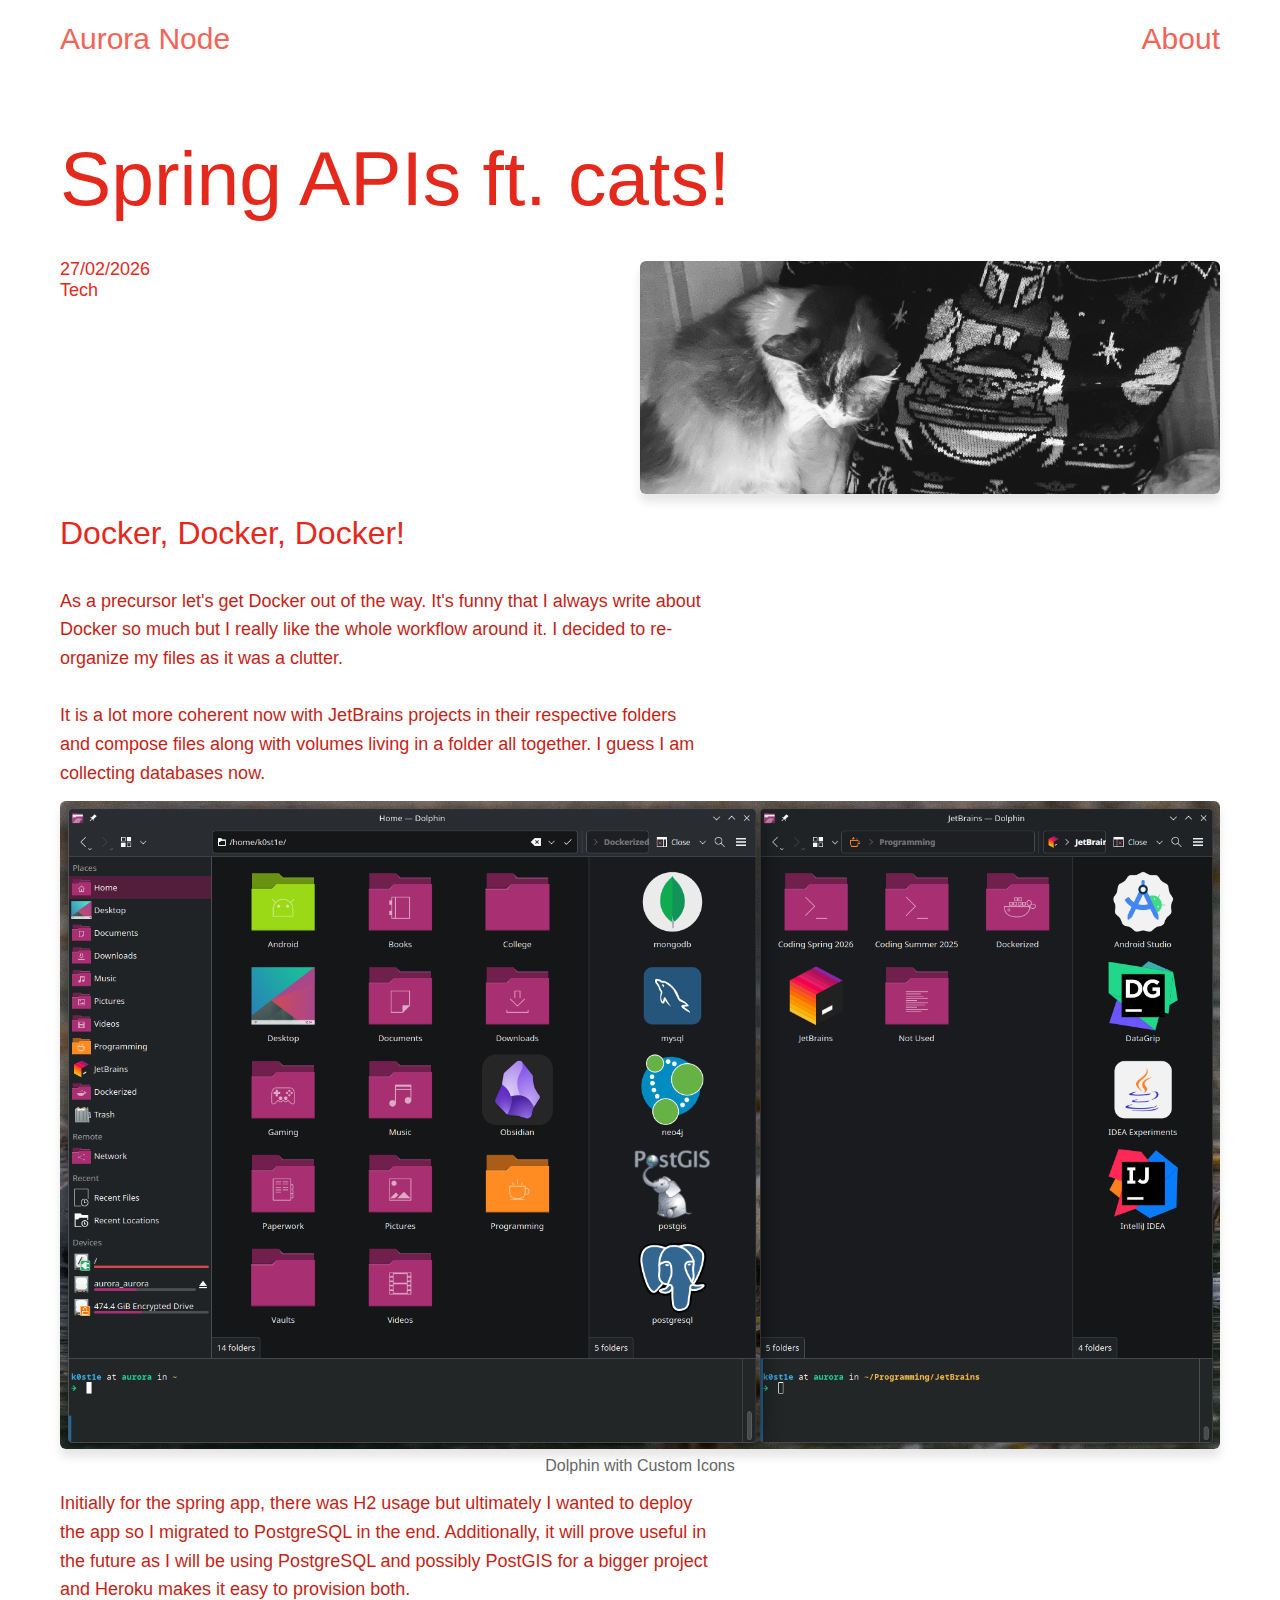
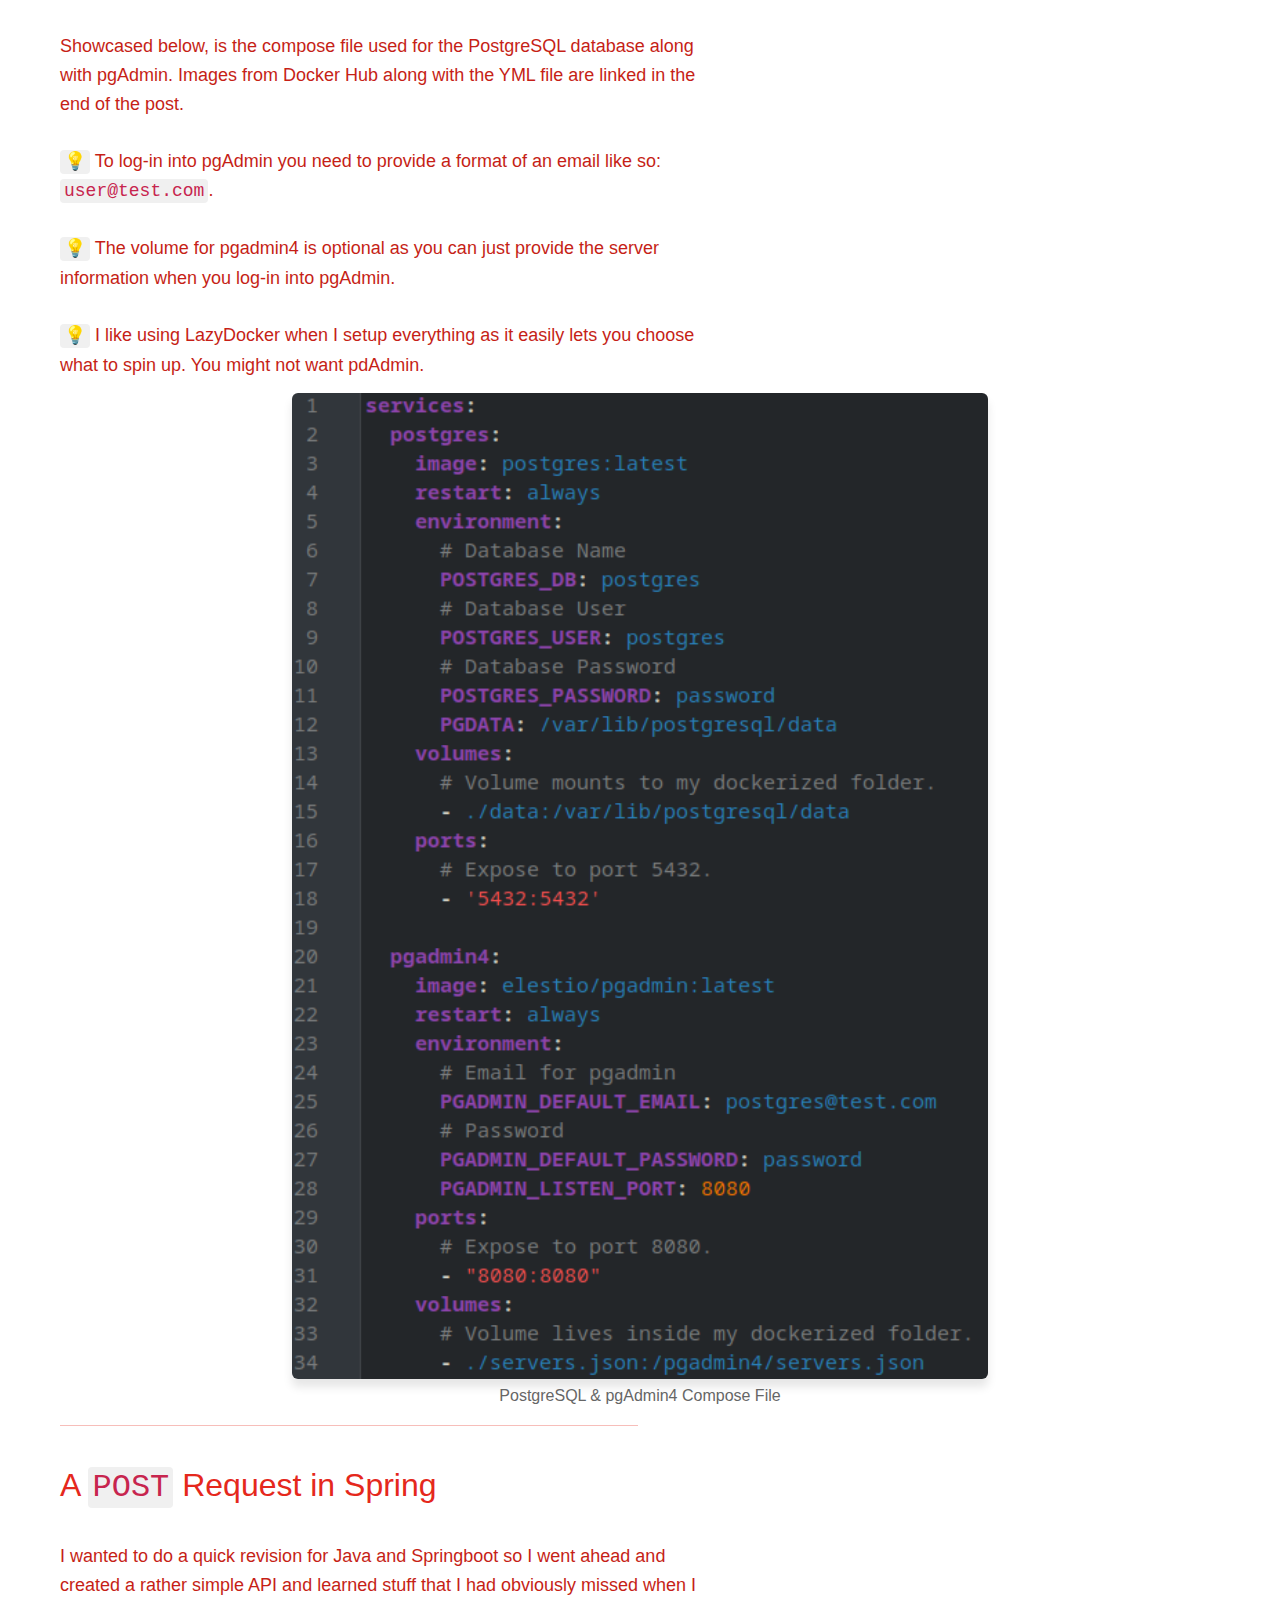
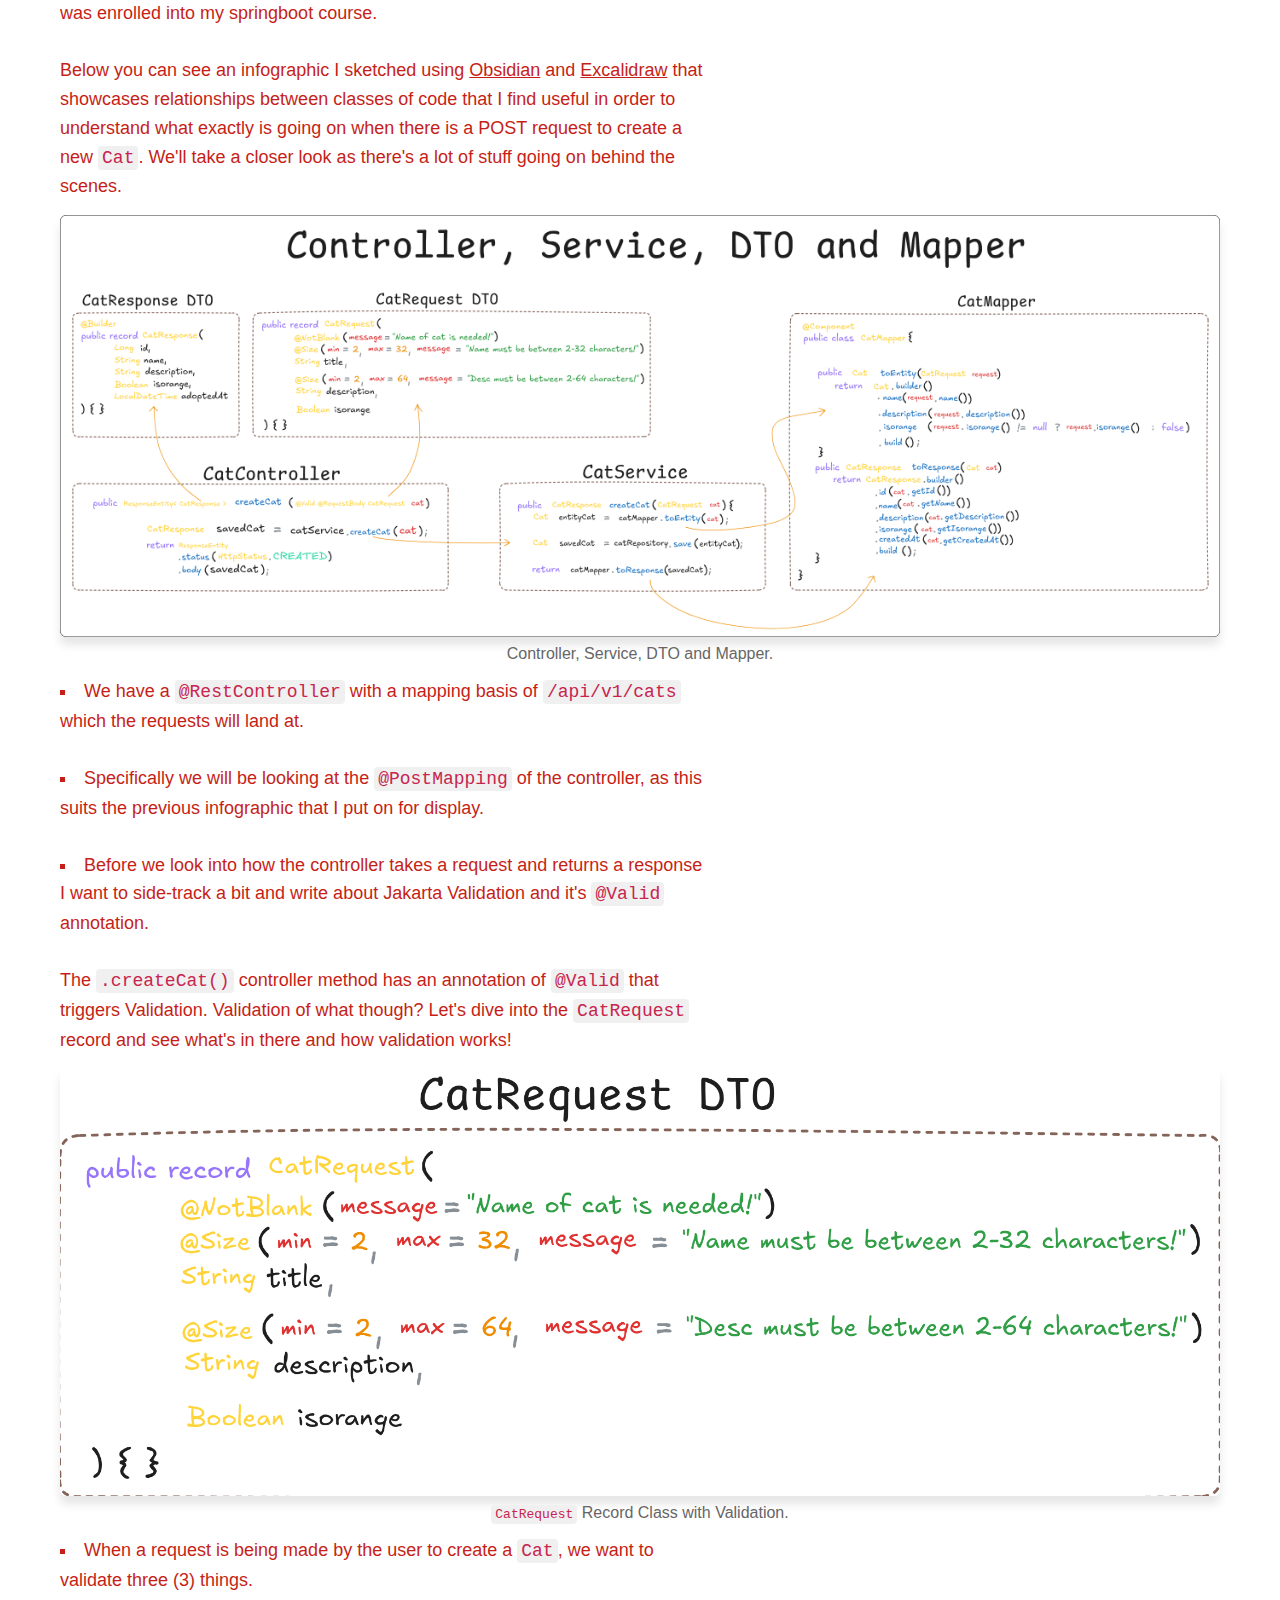
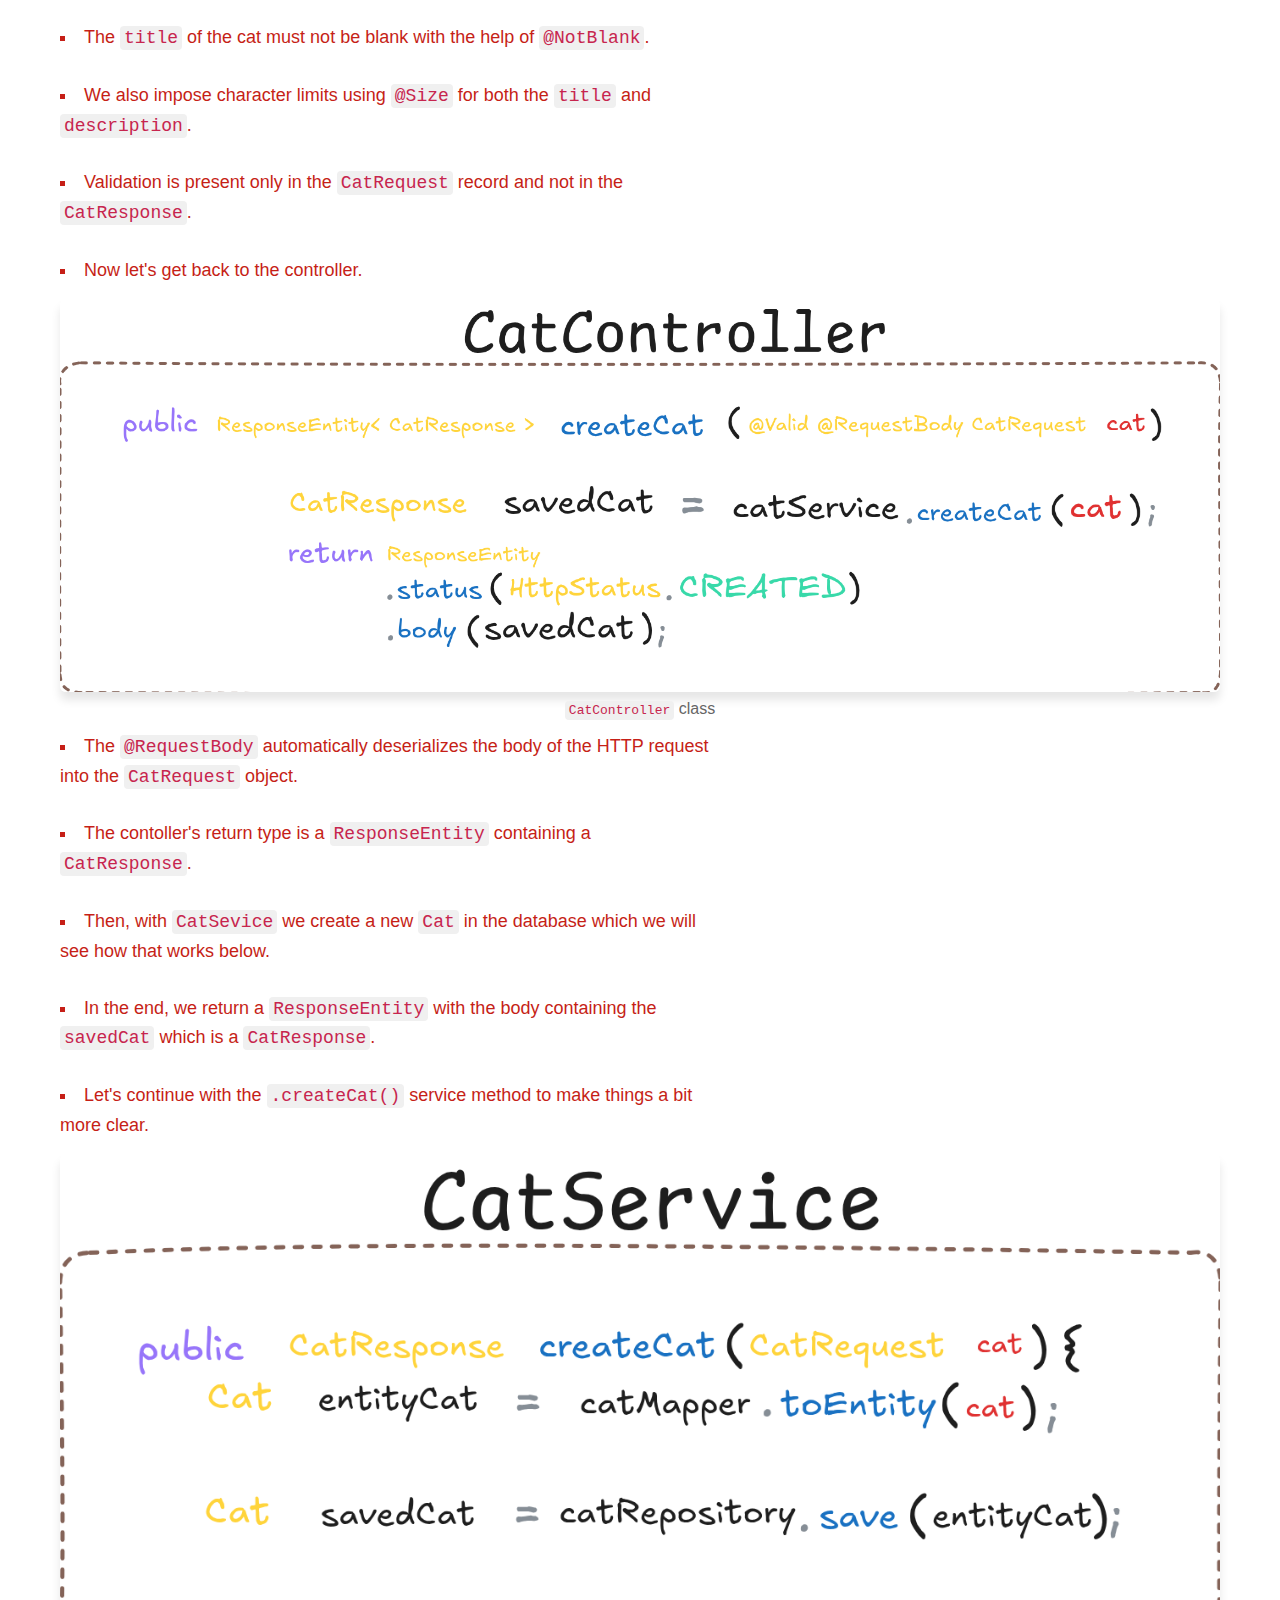
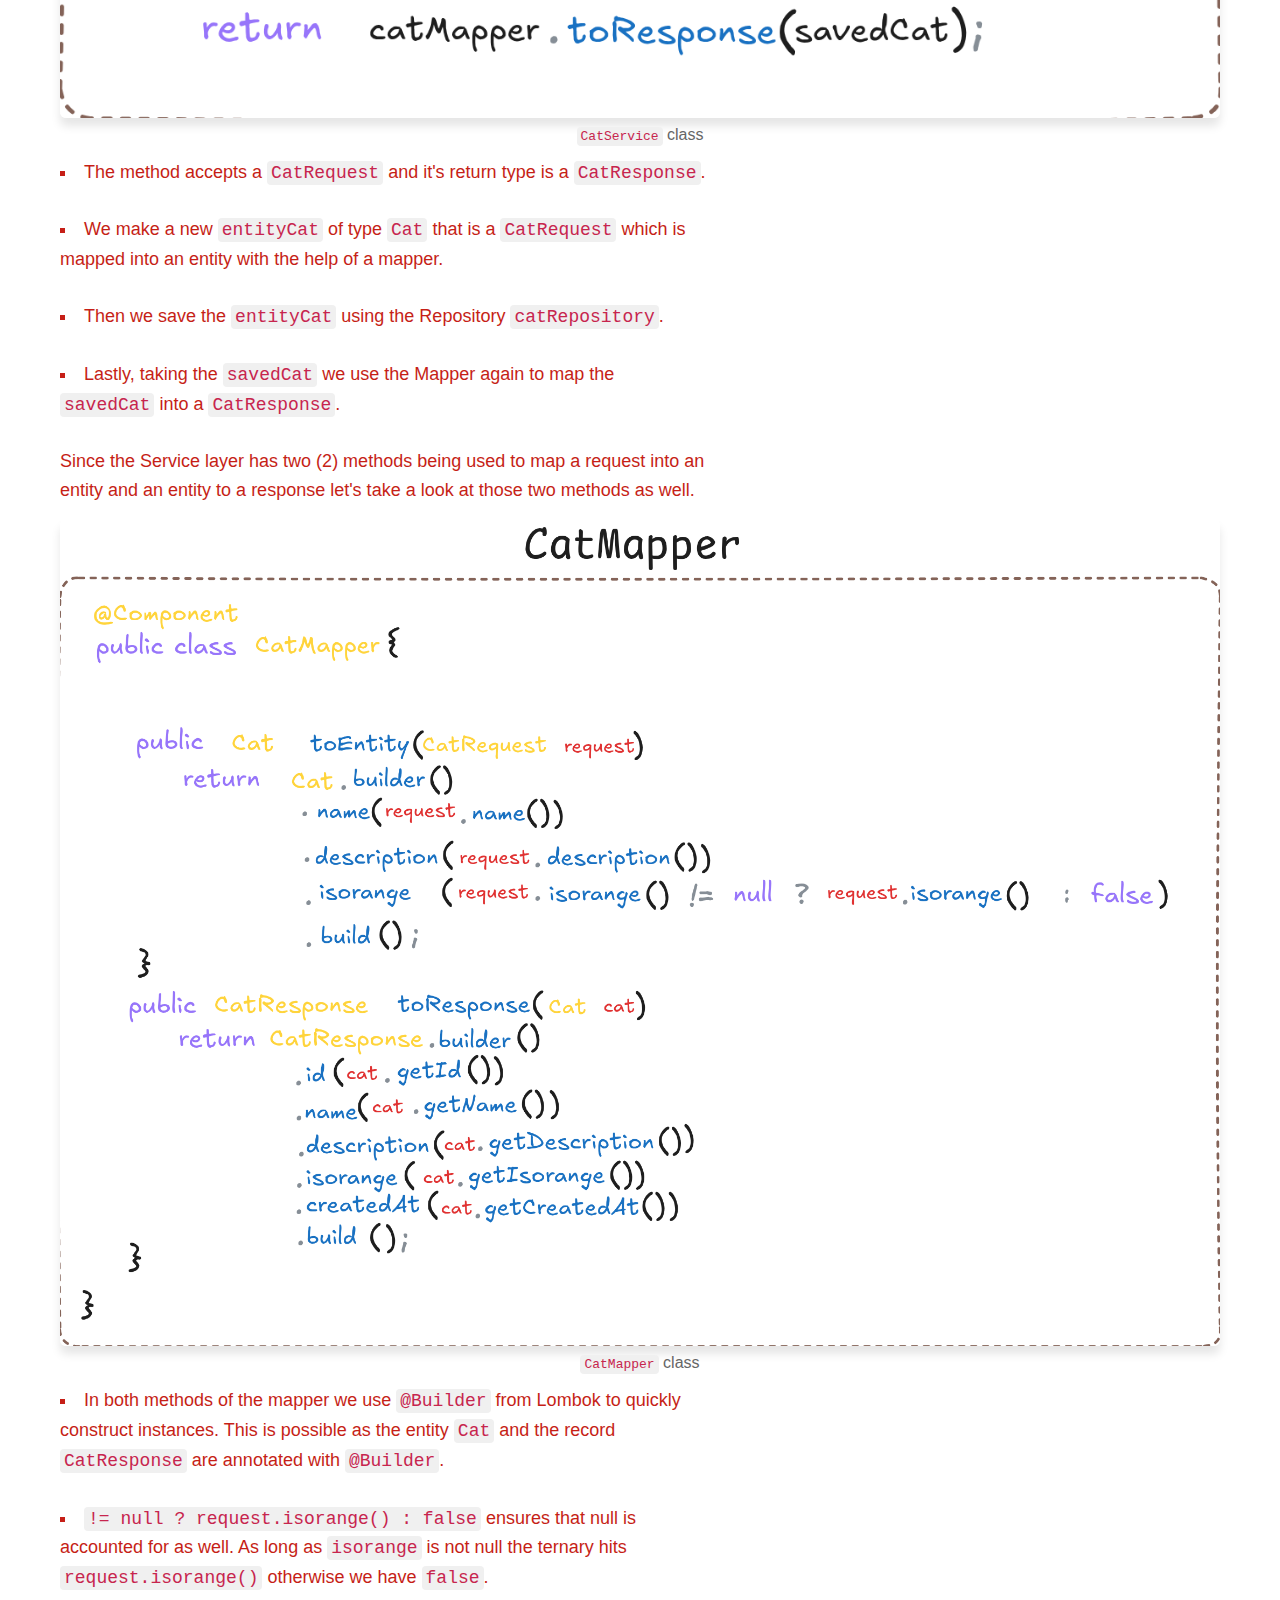
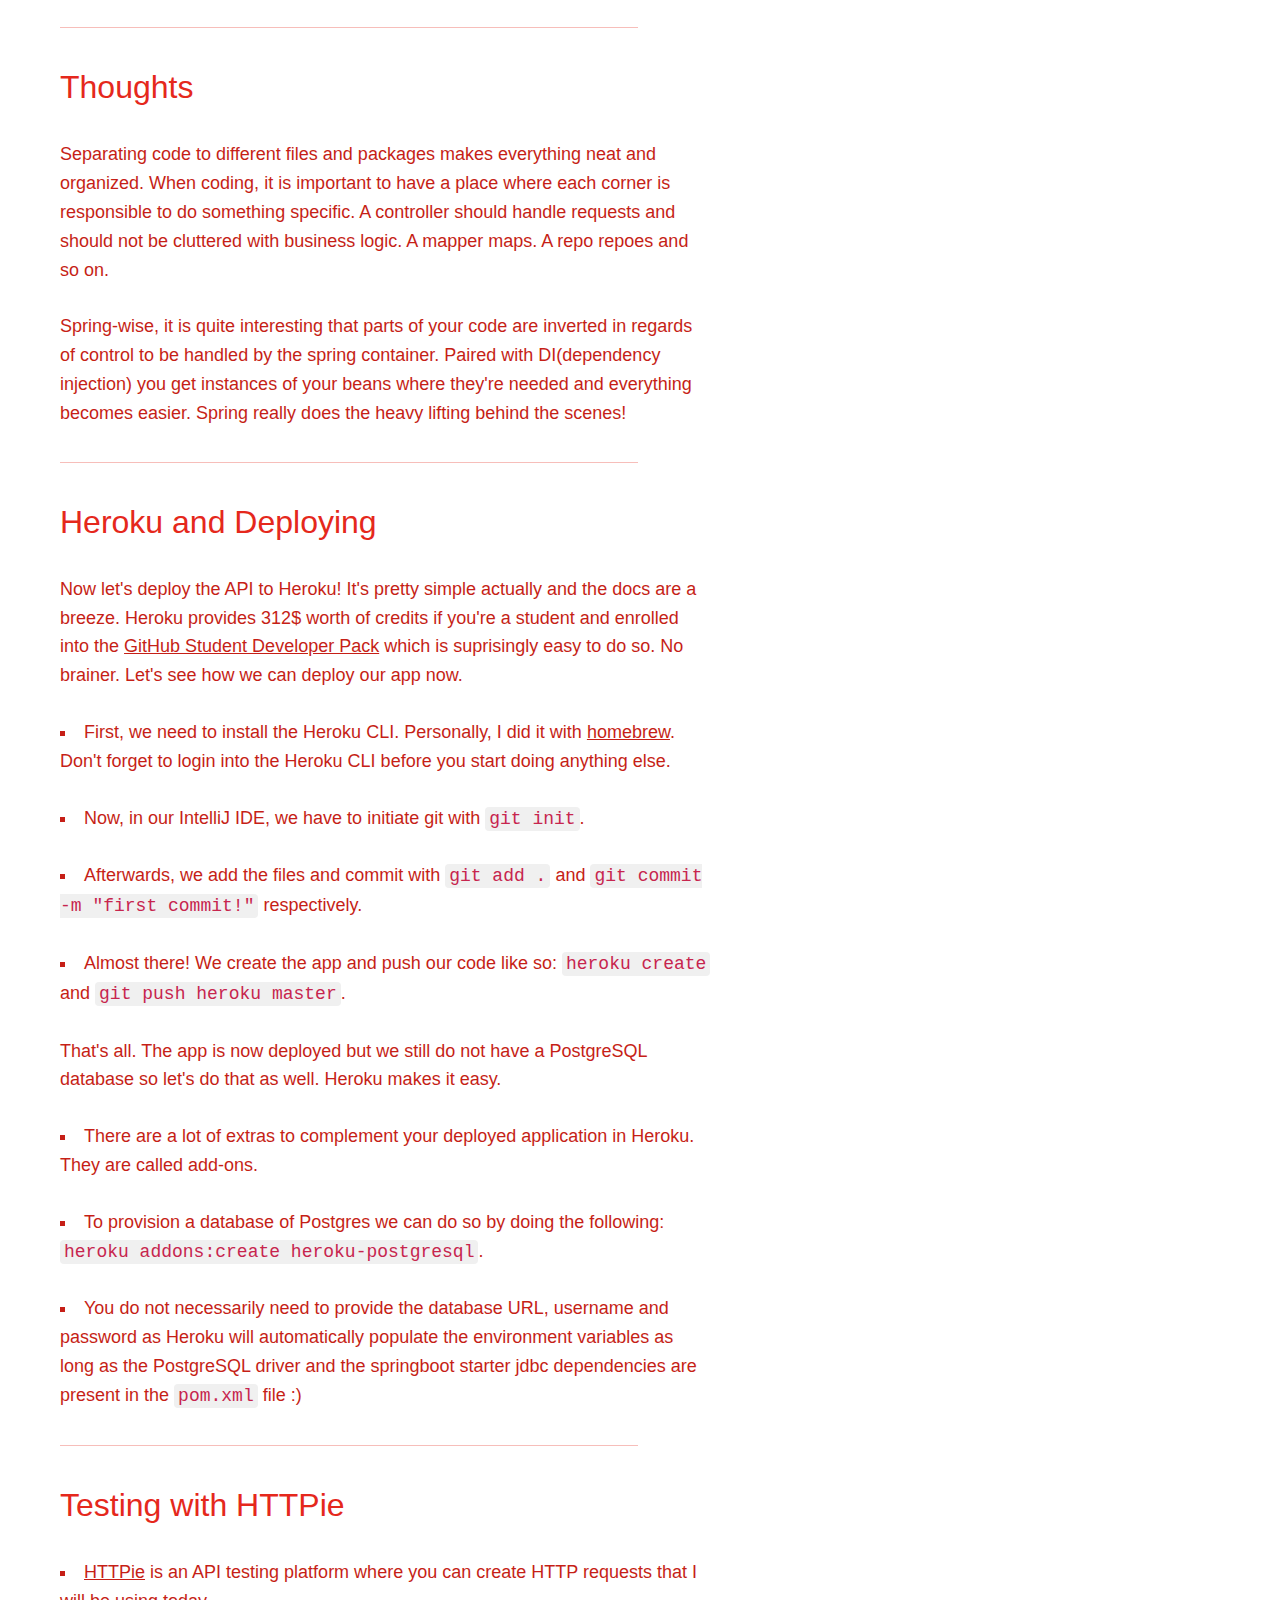
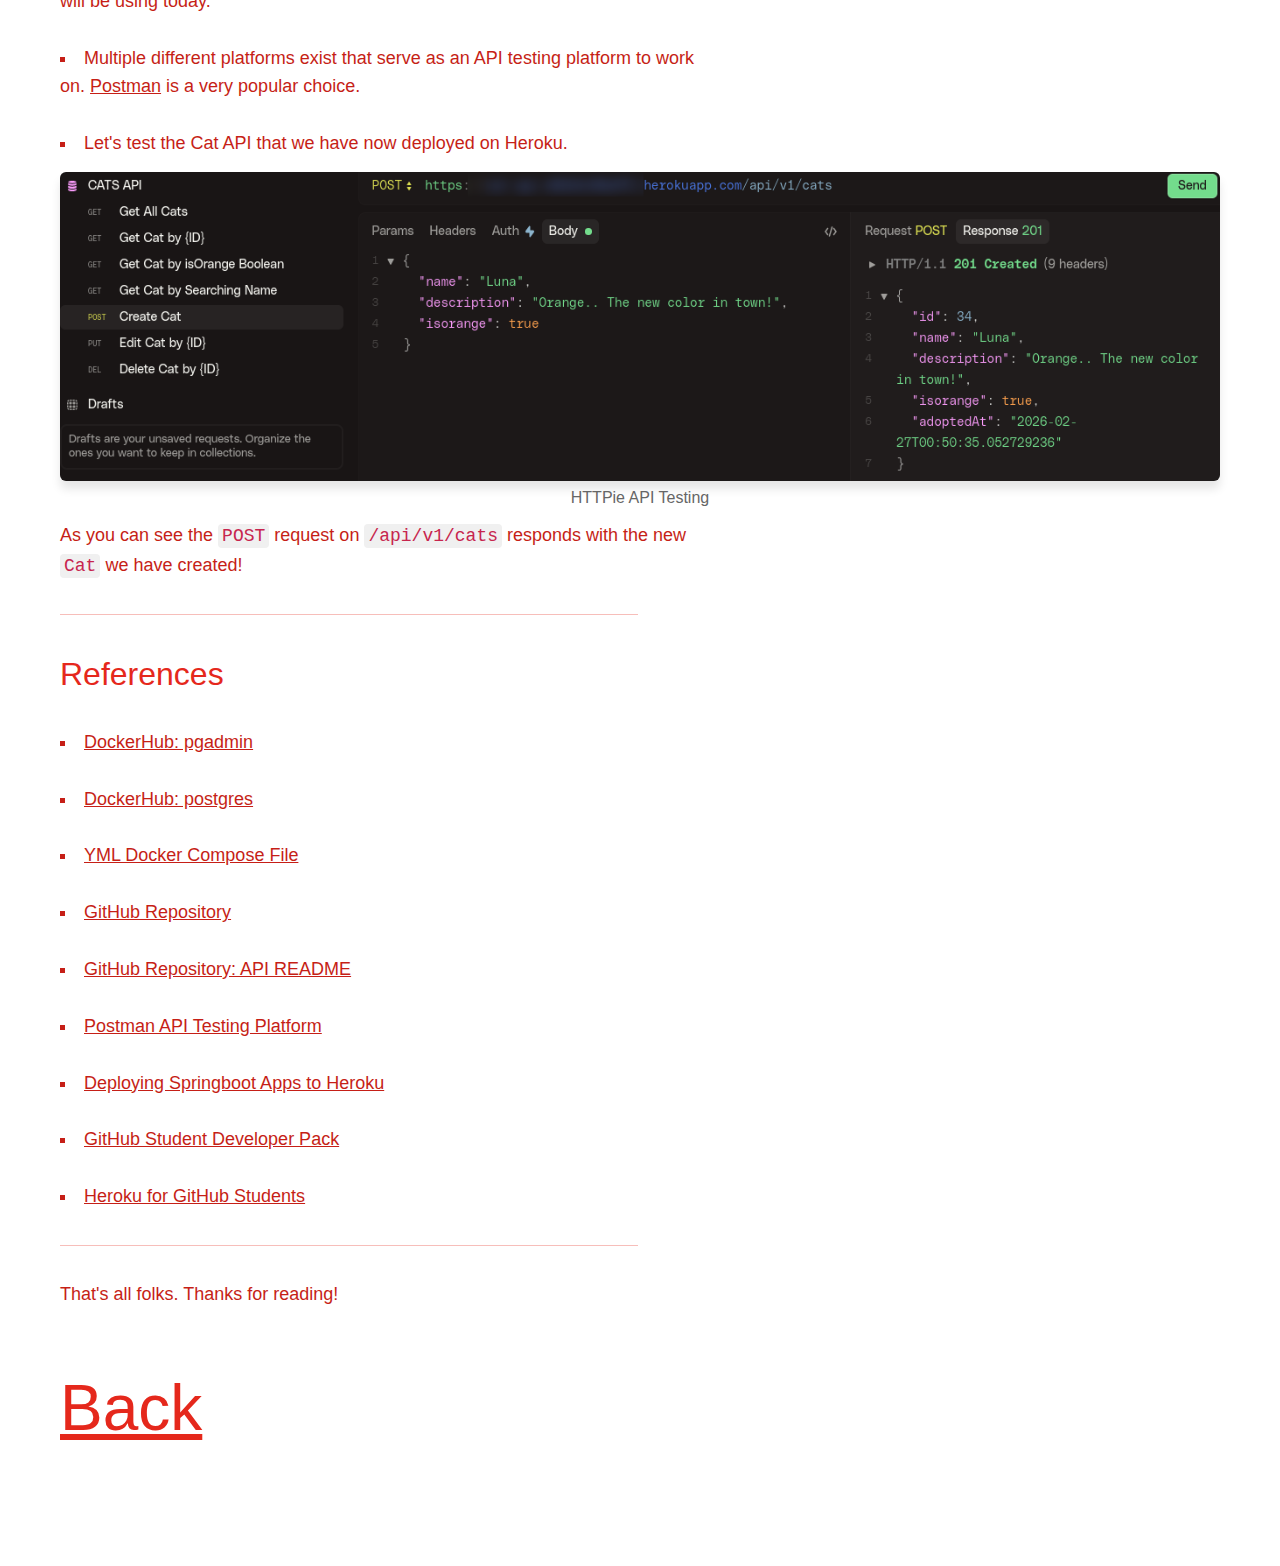
<file: blog-posts/spring-api-cats/spring-api-cats.html>
<!DOCTYPE html>
<html lang="en">

<head>
  <meta charset="UTF-8"/>
  <meta name="viewport" content="width=device-width, initial-scale=1.0"/>
  <title>Spring API Cats</title>
  <link rel="stylesheet" href="/css/style.css">
</head>

<body>

<header>
  <a href="/index.html" class="navbar">Aurora Node</a>
  <a href="/about/about.html" class="navbar">About</a>
</header>

<div class="container">

  <section class="post">
    <div class="post-layout">

      <div>
          <h1 class="post-title">
            Spring APIs ft. cats!
          </h1>
        </a>

        <div class="post-meta">
          27/02/2026<br>
          Tech
        </div>
      </div>

      <div class="post-image">
        <img src="/blog-posts/spring-api-cats/images/cat-spring.jpg"
             alt="Me and a cat chilling.">
      </div>

    </div>

    <h2>
        Docker, Docker, Docker!
    </h2>

    <p>
        As a precursor let's get Docker out of the way. It's funny that I always write about Docker so much but I really like the whole workflow around it. I decided to re-organize my files as it was a clutter.
    </p>

    <p>
        It is a lot more coherent now with JetBrains projects in their respective folders and compose files along with volumes living in a folder all together. I guess I am collecting databases now. 
    </p>

    <div class="post-image">
        <figure> 
            <img src="/blog-posts/spring-api-cats/images/dolphin-files.png" alt="Dolphin file explorer showcasing different directories with colorful custom icons.">
        </figure> 
        <figcaption>
            Dolphin with Custom Icons
        </figcaption>
    </div>

    <p>
        Initially for the spring app, there was H2 usage but ultimately I wanted to deploy the app so I migrated to PostgreSQL in the end. Additionally, it will prove useful in the future as I will be using PostgreSQL and possibly PostGIS for a bigger project and Heroku makes it easy to provision both.
    </p>
    
    <p>
        Showcased below, is the compose file used for the PostgreSQL database along with pgAdmin. Images from Docker Hub along with the YML file are linked in the end of the post.
    </p>

    <p>
        <code>💡</code> To log-in into pgAdmin you need to provide a format of an email like so: <code>user@test.com</code>.
    </p>
    
    <p>
        <code>💡</code> The volume for pgadmin4 is optional as you can just provide the server information when you log-in into pgAdmin.
    </p>

    <p>
        <code>💡</code> I like using LazyDocker when I setup everything as it easily lets you choose what to spin up. You might not want pdAdmin.
    </p>

    <div class="blog-image">
        <figure> 
            <img src="/blog-posts/spring-api-cats/images/postgresql-docker-compose.png" alt="Docker compose file for database and pgadmin.">
        </figure> 
        <figcaption>
            PostgreSQL & pgAdmin4 Compose File
        </figcaption>
    </div>

    <hr>

    <h2>
        A <code>POST</code> Request in Spring
    </h2>

    <p>
        I wanted to do a quick revision for Java and Springboot so I went ahead and created a rather simple API and learned stuff that I had obviously missed when I was enrolled into my springboot course. 
    </p>

    <p>
        Below you can see an infographic I sketched using <a href="https://obsidian.md/" target="_blank">Obsidian</a> and <a href="https://excalidraw.com/">Excalidraw</a> that showcases relationships between classes of code that I find useful in order to understand what exactly is going on when there is a POST request to create a new <code>Cat</code>. We'll take a closer look as there's a lot of stuff going on behind the scenes.
    </p>

    <div class="post-image">
        <figure> 
            <a href="/blog-posts/spring-api-cats/images/code-infographic-full.png" target="_blank">
                <img src="/blog-posts/spring-api-cats/images/code-infographic-full.png" alt="Program classes and their relationships.">
            </a>
        </figure> 
        <figcaption>
            Controller, Service, DTO and Mapper.
        </figcaption>
    </div>

    <ul>
        <li>
            We have a <code>@RestController</code> with a mapping basis of <code>/api/v1/cats</code> which the requests will land at.
        </li>
        <li>
            Specifically we will be looking at the <code>@PostMapping</code> of the controller, as this suits the previous infographic that I put on for display.
        </li>
        <li>
            Before we look into how the controller takes a request and returns a response I want to side-track a bit and write about Jakarta Validation and it's <code>@Valid</code> annotation.
        </li>
    </ul>

    <p>
        The <code>.createCat()</code> controller method has an annotation of <code>@Valid</code> that triggers Validation. Validation of what though? Let's dive into the <code>CatRequest</code> record and see what's in there and how validation works!    
    </p>

    <div class="post-image">
        <figure> 
            <a href="/blog-posts/spring-api-cats/images/cat-request-record.png" target="_blank">
                <img src="/blog-posts/spring-api-cats/images/cat-request-record.png" alt="A snippet showing a record java class.">
            </a>
        </figure> 
        <figcaption>
            <code>CatRequest</code> Record Class with Validation.
        </figcaption>
    </div>

    <ul>
        <li>When a request is being made by the user to create a <code>Cat</code>, we want to validate three (3) things.</li>
        <li>The <code>title</code> of the cat must not be blank with the help of <code>@NotBlank</code>.</li>
        <li>We also impose character limits using <code>@Size</code> for both the <code>title</code> and <code>description</code>.</li>
        <li>Validation is present only in the <code>CatRequest</code> record and not in the <code>CatResponse</code>.</li>
        <li>Now let's get back to the controller.</li>
    </ul>

    <div class="post-image">
        <figure> 
            <a href="/blog-posts/spring-api-cats/images/cat-controller.png" target="_blank">
                <img src="/blog-posts/spring-api-cats/images/cat-controller.png" alt="Controller">
            </a>
        </figure> 
        <figcaption>
            <code>CatController</code> class
        </figcaption>
    </div>

    <ul>
        <li>
            The <code>@RequestBody</code> automatically deserializes the body of the HTTP request into the <code>CatRequest</code> object.
        </li>
        <li>
            The contoller's return type is a <code>ResponseEntity</code> containing a <code>CatResponse</code>.
        </li>
        <li>
            Then, with <code>CatSevice</code> we create a new <code>Cat</code> in the database which we will see how that works below.
        </li>
        <li>
            In the end, we return a <code>ResponseEntity</code> with the body containing the <code>savedCat</code> which is a <code>CatResponse</code>.
        </li>
        <li>
            Let's continue with the <code>.createCat()</code> service method to make things a bit more clear.
        </li>
    </ul>

    <div class="post-image">
        <figure> 
            <a href="/blog-posts/spring-api-cats/images/cat-service.png" target="_blank">
                <img src="/blog-posts/spring-api-cats/images/cat-service.png" alt="Service">
            </a>
        </figure> 
        <figcaption>
            <code>CatService</code> class
        </figcaption>
    </div>

    <ul>
        <li>
            The method accepts a <code>CatRequest</code> and it's return type is a <code>CatResponse</code>.
        </li>
        <li>
            We make a new <code>entityCat</code> of type <code>Cat</code> that is a <code>CatRequest</code> which is mapped into an entity with the help of a mapper.
        </li>
        <li>
            Then we save the <code>entityCat</code> using the Repository <code>catRepository</code>.
        </li>
        <li>
            Lastly, taking the <code>savedCat</code> we use the Mapper again to map the <code>savedCat</code> into a <code>CatResponse</code>.
        </li>
    </ul>

    <p>
        Since the Service layer has two (2) methods being used to map a request into an entity and an entity to a response let's take a look at those two methods as well.
    </p>

    <div class="post-image">
        <figure> 
            <a href="/blog-posts/spring-api-cats/images/cat-mapper.png" target="_blank">
                <img src="/blog-posts/spring-api-cats/images/cat-mapper.png" alt="Mapper">
            </a>
        </figure> 
        <figcaption>
            <code>CatMapper</code> class
        </figcaption>
    </div>

    <ul>
        <li>
            In both methods of the mapper we use <code>@Builder</code> from Lombok to quickly construct instances. This is possible as the entity <code>Cat</code> and the record <code>CatResponse</code> are annotated with <code>@Builder</code>.
        </li>
        <li>
            <code>!= null ? request.isorange() : false</code> ensures that null is accounted for as well. As long as <code>isorange</code> is not null the ternary hits <code>request.isorange()</code> otherwise we have <code>false</code>.
        </li>
    </ul>

    <hr>

    <h2>
        Thoughts
    </h2>
    
    <p>
        Separating code to different files and packages makes everything neat and organized. When coding, it is important to have a place where each corner is responsible to do something specific. A controller should handle requests and should not be cluttered with business logic. A mapper maps. A repo repoes and so on.
    </p>

    <p>
        Spring-wise, it is quite interesting that parts of your code are inverted in regards of control to be handled by the spring container. Paired with DI(dependency injection) you get instances of your beans where they're needed and everything becomes easier. Spring really does the heavy lifting behind the scenes!
    </p>

    <hr>

    <h2>
        Heroku and Deploying
    </h2>

    <p>
        Now let's deploy the API to Heroku! It's pretty simple actually and the docs are a breeze. Heroku provides 312$ worth of credits if you're a student and enrolled into the <a href="https://education.github.com/pack" target="_blank">GitHub Student Developer Pack</a> which is suprisingly easy to do so. No brainer. Let's see how we can deploy our app now.
    </p>

    <ul>
        <li>
            First, we need to install the Heroku CLI. Personally, I did it with <a href="https://brew.sh/" target="_blank">homebrew</a>. Don't forget to login into the Heroku CLI before you start doing anything else.
        </li>
        <li>
            Now, in our IntelliJ IDE, we have to initiate git with <code>git init</code>.
        </li>
        <li>
            Afterwards, we add the files and commit with <code>git add .</code> and <code>git commit -m "first commit!"</code> respectively.
        </li>
        <li>
            Almost there! We create the app and push our code like so: <code>heroku create</code> and <code>git push heroku master</code>.
        </li>
    </ul>

    <p>That's all. The app is now deployed but we still do not have a PostgreSQL database so let's do that as well. Heroku makes it easy.</p>

    <ul>
        <li>
            There are a lot of extras to complement your deployed application in Heroku. They are called add-ons.
        </li>
        <li>
            To provision a database of Postgres we can do so by doing the following: <code>heroku addons:create heroku-postgresql</code>.
        </li>
        <li>
            You do not necessarily need to provide the database URL, username and password as Heroku will automatically populate the environment variables as long as the PostgreSQL driver and the springboot starter jdbc dependencies are present in the <code>pom.xml</code> file :)
        </li>
    </ul>

    <hr>

    <h2>
        Testing with HTTPie
    </h2>

    <ul>
        <li>
            <a href="https://httpie.io/" target="_blank">HTTPie</a> is an API testing platform where you can create HTTP requests that I will be using today.</li>
        <li>
            Multiple different platforms exist that serve as an API testing platform to work on. <a href="https://www.postman.com/" target="_blank">Postman</a> is a very popular choice.
        </li>
        <li>
            Let's test the Cat API that we have now deployed on Heroku.
        </li>
    </ul>

    <div class="post-image">
        <figure> 
            <a href="/blog-posts/spring-api-cats/images/httpie-api-testing.png" target="_blank">
                <img src="/blog-posts/spring-api-cats/images/httpie-api-testing.png" alt="A program that is being used to test an API.">
            </a>
        </figure> 
        <figcaption>
            HTTPie API Testing
        </figcaption>
    </div>

    <p>
        As you can see the <code>POST</code> request on <code>/api/v1/cats</code> responds with the new <code>Cat</code> we have created!
    </p>

    <hr>

    <h2>
        References
    </h2>

    <ul>
        <li>
            <a href="https://hub.docker.com/r/elestio/pgadmin" target="_blank">DockerHub: pgadmin</a>
        </li>
        <li>
            <a href="https://hub.docker.com/_/postgres" target="_blank">DockerHub: postgres</a>
        </li>
        <li>
            <a href="/blog-posts/spring-api-cats/resources/docker-compose.yml" target="_blank">YML Docker Compose File</a>
        </li>
        <li>
            <a href="https://github.com/k0st1e/springboot-kitten-rest-api" target="_blank">GitHub Repository</a>
        </li>
        <li>
            <a href="https://github.com/k0st1e/springboot-kitten-rest-api/blob/master/README.md" target="_blank">GitHub Repository: API README</a>
        </li>
        <li>
            <a href="https://www.postman.com/ target="_blank">Postman API Testing Platform</a>
        </li>
        <li>
            <a href="https://devcenter.heroku.com/articles/deploying-spring-boot-apps-to-heroku"_blank">Deploying Springboot Apps to Heroku</a>
        </li>
        <li>
            <a href="https://education.github.com/pack"_blank">GitHub Student Developer Pack</a>
        </li>
        <li>
            <a href="https://www.heroku.com/github-students/"_blank">Heroku for GitHub Students</a>
        </li>
    </ul>

    <hr>

    <p>
        That's all folks. Thanks for reading!
    </p>

    <div class="back-link">
        <a href="/index.html">Back</a>
    
  </section>

</div>

</body>
</html>
</file>
<file: css/style.css>
* {
  margin: 0;
  padding: 0;
  box-sizing: border-box;
}

body {
  font-family: -apple-system, BlinkMacSystemFont, "Segoe UI", Roboto, Oxygen-Sans, Ubuntu, Cantarell, "Helvetica Neue", sans-serif;
  background: #ffffff;
  color: #E5281C;
}

header {
  max-width: 1400px;
  margin: 0 auto;              
  padding: 22px 60px;
  display: flex;
  justify-content: space-between;
  align-items: center;
}

/* Nav-bar Related */
.navbar {
  font-size: 30px;
  text-decoration: none;
  color: #f26457;
  transition: transform 0.2s ease;
}

.navbar:hover {
  transform: translateY(1px);
}

/* Main Container */
.container {
  max-width: 1400px;
  margin: 0 auto;
  padding: 40px 60px 120px;
}

/* Margin for posts to have space between them*/
.post {
  margin-bottom: 50px;
}

/* Image */
.post-layout > .post-image {
  width: 50%;
  margin-left: auto; 
  display: block;
  margin-top: -40px;
}

.post-image img {
  width: 100%;
  height: auto;
  display: block;
  border-radius: 6px;
  box-shadow: 0 8px 10px rgba(0, 0, 0, 0.1);
}

/* Smaller images for the posts */
.post-layout > .blog-image {
  width: 30%;
  margin-left: auto; 
  display: block;
  margin-top: -40px;
}

.blog-image img {
  width: 60%;
  height: auto;
  display: block;
  border-radius: 6px;
  box-shadow: 0 8px 10px rgba(0, 0, 0, 0.1);
  margin: 0 auto;
}

@media (max-width: 1024px) {
  .post-layout > .post-image {
    width: 100%;
    margin-top: 40px;
  }

  header,
  .container {
    padding: 30px;
  }
}

@media (max-width: 600px) {
  header,
  .container {
    padding: 20px;
  }
}

/* Title and Text Related */
/* h1, h2, p etc. */
.post-title {
  font-weight: 400;
  font-size: clamp(48px, 6vw, 92px);
  line-height: 1.05;
  margin-bottom: 40px;
}

h1 {
  font-weight: 400;
  font-size: clamp(36px, 5vw, 64px);
  line-height: 1.1;
  padding-top: 20px;
}

h2 {
  font-weight: 400;
  font-size: clamp(24px, 2.5vw, 36px);
  line-height: 1.2;
  padding-top: 20px;
  padding-bottom: 20px;
}

p, li {
  font-size: clamp(18px, 1.4vw, 22px);
  line-height: 1.6;
  max-width: 65ch;
  padding-top: 14px;
  padding-bottom: 14px;
  font-family: -apple-system, BlinkMacSystemFont, "Segoe UI", Roboto, Oxygen-Sans, Ubuntu, Cantarell, "Helvetica Neue", sans-serif;
  color: #C61F17;
}

/* Make the UL's inside the paragraphs together */
ul {
  list-style-type: square;
  list-style-position: inside;
  padding-left: 0;
}

/* Color for links inside paragraphs. */
p a {
  color: #C61F17;
}

/* Color for links inside list items. */
li a {
  color: #C61F17;
}

/* Minimal hr */
hr {
  border: none;
  height: 1px;
  background-color: #E5281C;
  opacity: 0.3;
  margin: 20px 0;
  max-width: 65ch;
}

/* Smaller centered hr for small screens */
@media (max-width: 600px) {
  hr {
  border: none;
  height: 1px;
  width: 20px;
  background-color: #E5281C;
  margin: 20px auto;
  opacity: 0.3;
  }
}

/* Code grey background to highlight snippets of code */
code {
  background-color: #f0f0f0;
  padding: 2px 4px;
  border-radius: 4px;
  color: #c7254e;
}

/* Font size for Date/Tag beneath title */
.post-meta {
  font-size: 18px;
}

/* For my name in the end */
.post-me a {
  color: #E5281C;
}

.post-me {
  margin-top: 40px;
  font-size: 18px;
}

/* Blog post colors */
.blog-post {
    text-decoration: none;
    color: #e10600;
}


/* Back link in the bottom of blog-post articles. */
.back-link {
    margin-top: 30px;
    text-align: left;
    font-weight: 400;
    font-size: clamp(36px, 5vw, 64px);
    line-height: 1.1;
    padding-top: 20px;
}

/* Back link styled with underline and color */
.back-link a {
    text-decoration: underline;
    color: #E5281C; 
}

figcaption {
  color: #666;
  margin-top: 0.5rem;
  text-align: center;
}
</file>
